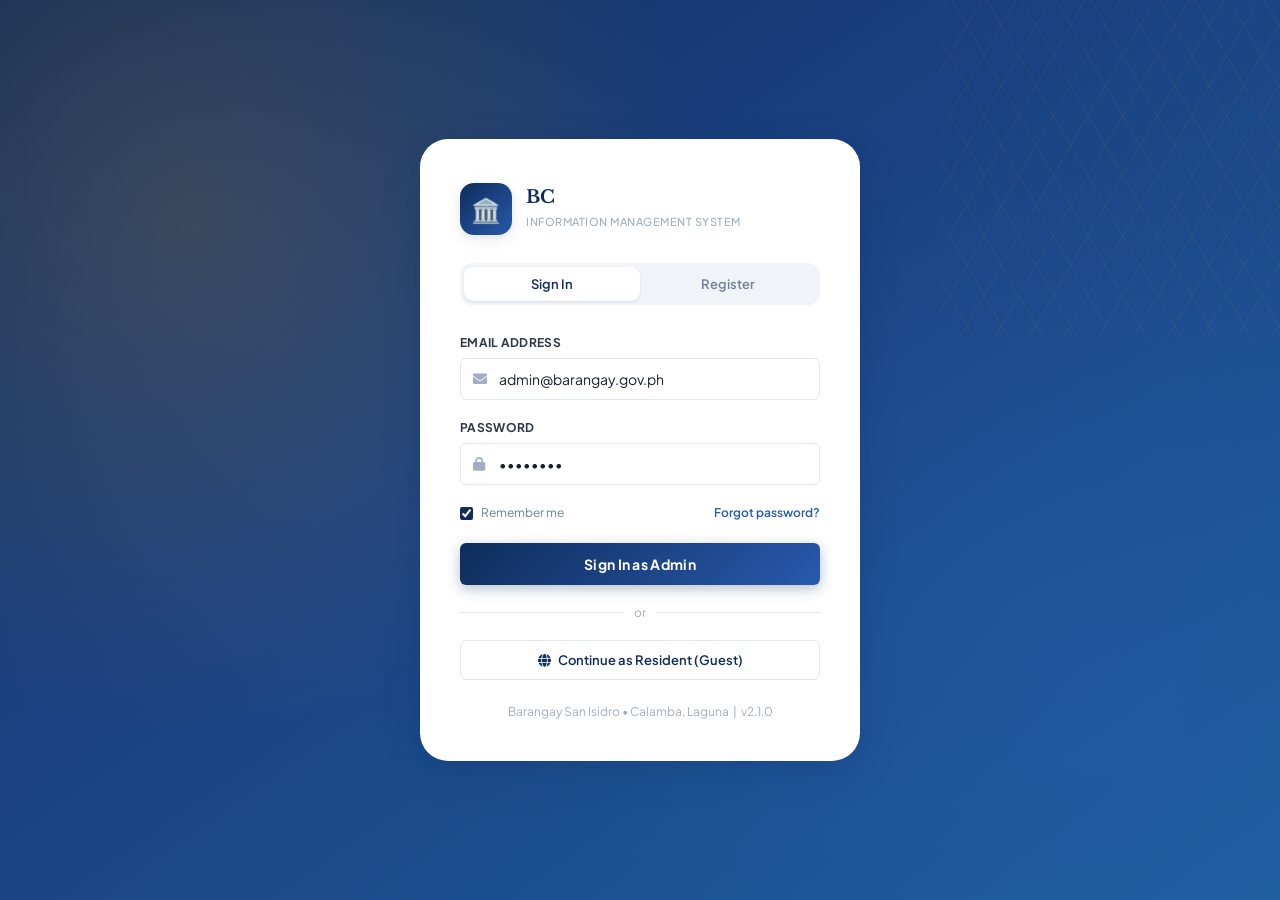
<file: index.html>
<!DOCTYPE html>
<html lang="en">
<head>
  <meta charset="UTF-8" />
  <meta name="viewport" content="width=device-width, initial-scale=1.0"/>
  <title>BC — Information & Announcement System</title>
  <link href="https://fonts.googleapis.com/css2?family=Libre+Baskerville:ital,wght@0,400;0,700;1,400&family=Plus+Jakarta+Sans:wght@300;400;500;600;700;800&display=swap" rel="stylesheet"/>
  <link href="https://cdnjs.cloudflare.com/ajax/libs/font-awesome/6.5.0/css/all.min.css" rel="stylesheet"/>
  <style>
    
    :root {
      --navy:       #0F2D5B;
      --navy-mid:   #1A4080;
      --navy-light: #2859AD;
      --gold:       #E8A020;
      --gold-light: #F5C060;
      --gold-pale:  #FEF5E3;
      --sky:        #EBF3FF;
      --sky-mid:    #C8DFFF;
      --white:      #FFFFFF;
      --off-white:  #F7F9FC;
      --gray-100:   #F0F4F8;
      --gray-200:   #E2E8F0;
      --gray-300:   #CBD5E0;
      --gray-400:   #A0AEC0;
      --gray-500:   #718096;
      --gray-700:   #2D3748;
      --gray-900:   #1A202C;
      --red:        #E53E3E;
      --red-light:  #FFF5F5;
      --green:      #2F855A;
      --green-light:#F0FFF4;
      --teal:       #2C7A7B;
      --teal-light: #E6FFFA;
      --purple:     #553C9A;
      --purple-light:#FAF5FF;
      --orange:     #C05621;
      --orange-light:#FFFAF0;
      --sidebar-w:  260px;
      --topbar-h:   68px;
      --radius-sm:  6px;
      --radius-md:  12px;
      --radius-lg:  18px;
      --radius-xl:  28px;
      --shadow-sm:  0 1px 3px rgba(15,45,91,.07), 0 1px 2px rgba(15,45,91,.05);
      --shadow-md:  0 4px 16px rgba(15,45,91,.09), 0 2px 6px rgba(15,45,91,.06);
      --shadow-lg:  0 12px 40px rgba(15,45,91,.13), 0 4px 14px rgba(15,45,91,.08);
      --shadow-gold:0 4px 20px rgba(232,160,32,.3);
      --transition: all .22s cubic-bezier(.4,0,.2,1);
    }

    
    *, *::before, *::after { box-sizing: border-box; margin: 0; padding: 0; }
    html { scroll-behavior: smooth; }
    body {
      font-family: 'Plus Jakarta Sans', sans-serif;
      background: var(--off-white);
      color: var(--gray-900);
      font-size: 14px;
      line-height: 1.6;
      -webkit-font-smoothing: antialiased;
    }
    a { text-decoration: none; color: inherit; }
    button { cursor: pointer; font-family: inherit; }
    img { max-width: 100%; }
    input, textarea, select {
      font-family: inherit;
      font-size: 14px;
    }

    
    .screen { display: none; }
    .screen.active { display: block; }

    
    .nav-tabs {
      position: fixed;
      bottom: 16px;
      left: 50%;
      transform: translateX(-50%);
      display: flex;
      gap: 6px;
      background: var(--navy);
      border-radius: 50px;
      padding: 8px 12px;
      z-index: 9999;
      box-shadow: var(--shadow-lg);
      flex-wrap: wrap;
      justify-content: center;
      max-width: 95vw;
    }
    .nav-tabs button {
      background: transparent;
      color: rgba(255,255,255,.65);
      border: none;
      padding: 5px 12px;
      border-radius: 50px;
      font-size: 11px;
      font-weight: 600;
      letter-spacing: .3px;
      transition: var(--transition);
      white-space: nowrap;
    }
    .nav-tabs button:hover,
    .nav-tabs button.active {
      background: var(--gold);
      color: var(--navy);
    }

    
    
    
    #screen-login {
      min-height: 100vh;
      display: none;
      background: linear-gradient(145deg, var(--navy) 0%, var(--navy-mid) 40%, #1e5fa0 100%);
      position: relative;
      overflow: hidden;
    }
    #screen-login.active { display: flex; align-items: center; justify-content: center; }

    
    #screen-login::before {
      content: '';
      position: absolute; inset: 0;
      background-image:
        radial-gradient(circle at 15% 25%, rgba(232,160,32,.18) 0%, transparent 40%),
        radial-gradient(circle at 85% 75%, rgba(40,89,173,.4) 0%, transparent 40%);
      pointer-events: none;
    }
    .login-hexagons {
      position: absolute;
      top: -60px; right: -60px;
      width: 400px; height: 400px;
      opacity: .07;
      background-image: repeating-linear-gradient(
        60deg, var(--gold) 0, var(--gold) 1px, transparent 1px, transparent 30px
      ), repeating-linear-gradient(
        -60deg, var(--gold) 0, var(--gold) 1px, transparent 1px, transparent 30px
      );
    }

    .login-card {
      background: var(--white);
      border-radius: var(--radius-xl);
      box-shadow: var(--shadow-lg);
      width: 100%;
      max-width: 440px;
      padding: 44px 40px 40px;
      position: relative;
      z-index: 2;
      animation: cardIn .5s cubic-bezier(.34,1.56,.64,1) both;
    }
    @keyframes cardIn {
      from { opacity: 0; transform: translateY(32px) scale(.97); }
      to   { opacity: 1; transform: translateY(0) scale(1); }
    }
    .login-brand {
      display: flex;
      align-items: center;
      gap: 14px;
      margin-bottom: 28px;
    }
    .login-brand-icon {
      width: 52px; height: 52px;
      background: linear-gradient(135deg, var(--navy), var(--navy-light));
      border-radius: 14px;
      display: flex; align-items: center; justify-content: center;
      font-size: 24px;
      color: var(--gold);
      box-shadow: var(--shadow-md);
    }
    .login-brand-text h1 {
      font-family: 'Libre Baskerville', serif;
      font-size: 18px;
      font-weight: 700;
      color: var(--navy);
      line-height: 1.2;
    }
    .login-brand-text span {
      font-size: 11px;
      color: var(--gray-400);
      font-weight: 500;
      letter-spacing: .5px;
      text-transform: uppercase;
    }

    .tab-switcher {
      display: flex;
      background: var(--gray-100);
      border-radius: var(--radius-md);
      padding: 4px;
      margin-bottom: 28px;
    }
    .tab-switcher button {
      flex: 1;
      padding: 9px;
      border: none;
      background: transparent;
      border-radius: 9px;
      font-weight: 600;
      font-size: 13px;
      color: var(--gray-500);
      transition: var(--transition);
    }
    .tab-switcher button.active {
      background: var(--white);
      color: var(--navy);
      box-shadow: var(--shadow-sm);
    }

    .auth-form { display: none; }
    .auth-form.active { display: block; }

    .form-group { margin-bottom: 18px; }
    .form-label {
      display: block;
      font-size: 12px;
      font-weight: 700;
      color: var(--gray-700);
      margin-bottom: 6px;
      letter-spacing: .3px;
      text-transform: uppercase;
    }
    .input-wrap {
      position: relative;
    }
    .input-wrap .input-icon {
      position: absolute;
      left: 13px; top: 50%;
      transform: translateY(-50%);
      color: var(--gray-400);
      font-size: 14px;
    }
    .form-input {
      width: 100%;
      padding: 11px 14px 11px 38px;
      border: 1.5px solid var(--gray-200);
      border-radius: var(--radius-sm);
      font-size: 14px;
      color: var(--gray-900);
      background: var(--white);
      transition: var(--transition);
      outline: none;
    }
    .form-input:focus {
      border-color: var(--navy-light);
      box-shadow: 0 0 0 3px rgba(40,89,173,.1);
    }
    .form-select {
      width: 100%;
      padding: 11px 14px;
      border: 1.5px solid var(--gray-200);
      border-radius: var(--radius-sm);
      font-size: 14px;
      color: var(--gray-900);
      background: var(--white);
      transition: var(--transition);
      outline: none;
      appearance: none;
      cursor: pointer;
    }
    .form-select:focus {
      border-color: var(--navy-light);
      box-shadow: 0 0 0 3px rgba(40,89,173,.1);
    }

    .btn-primary {
      width: 100%;
      padding: 12px;
      background: linear-gradient(135deg, var(--navy), var(--navy-light));
      color: var(--white);
      border: none;
      border-radius: var(--radius-sm);
      font-size: 14px;
      font-weight: 700;
      letter-spacing: .3px;
      transition: var(--transition);
      box-shadow: 0 4px 14px rgba(15,45,91,.3);
    }
    .btn-primary:hover {
      transform: translateY(-1px);
      box-shadow: 0 6px 20px rgba(15,45,91,.35);
    }
    .btn-primary:active { transform: translateY(0); }

    .divider {
      display: flex; align-items: center;
      gap: 10px;
      margin: 18px 0;
      color: var(--gray-400);
      font-size: 12px;
    }
    .divider::before, .divider::after {
      content: '';
      flex: 1;
      height: 1px;
      background: var(--gray-200);
    }

    .guest-btn {
      width: 100%;
      padding: 11px;
      background: var(--white);
      color: var(--navy);
      border: 1.5px solid var(--gray-200);
      border-radius: var(--radius-sm);
      font-size: 13px;
      font-weight: 600;
      transition: var(--transition);
    }
    .guest-btn:hover {
      border-color: var(--navy-light);
      background: var(--sky);
    }

    .login-footer {
      margin-top: 22px;
      text-align: center;
      font-size: 12px;
      color: var(--gray-400);
    }

    
    
    
    .admin-layout {
      display: flex;
      min-height: 100vh;
    }

    
    .sidebar {
      width: var(--sidebar-w);
      background: var(--navy);
      min-height: 100vh;
      position: fixed;
      left: 0; top: 0;
      display: flex;
      flex-direction: column;
      z-index: 100;
      transition: var(--transition);
    }
    .sidebar-brand {
      padding: 22px 20px 18px;
      border-bottom: 1px solid rgba(255,255,255,.08);
    }
    .sidebar-brand-row {
      display: flex; align-items: center; gap: 12px;
    }
    .sidebar-logo {
      width: 40px; height: 40px;
      background: linear-gradient(135deg, var(--gold), var(--gold-light));
      border-radius: 10px;
      display: flex; align-items: center; justify-content: center;
      font-size: 20px;
      color: var(--navy);
      flex-shrink: 0;
    }
    .sidebar-brand-text h2 {
      font-family: 'Libre Baskerville', serif;
      font-size: 14px;
      font-weight: 700;
      color: var(--white);
      line-height: 1.2;
    }
    .sidebar-brand-text small {
      font-size: 10px;
      color: rgba(255,255,255,.45);
      font-weight: 500;
      letter-spacing: .5px;
      text-transform: uppercase;
    }

    .sidebar-section-label {
      padding: 16px 20px 6px;
      font-size: 10px;
      font-weight: 700;
      letter-spacing: 1px;
      text-transform: uppercase;
      color: rgba(255,255,255,.35);
    }
    .sidebar-nav {
      flex: 1;
      padding: 8px 12px;
      overflow-y: auto;
    }
    .sidebar-nav::-webkit-scrollbar { width: 4px; }
    .sidebar-nav::-webkit-scrollbar-track { background: transparent; }
    .sidebar-nav::-webkit-scrollbar-thumb { background: rgba(255,255,255,.15); border-radius: 4px; }

    .nav-item {
      display: flex;
      align-items: center;
      gap: 11px;
      padding: 10px 12px;
      border-radius: var(--radius-sm);
      color: rgba(255,255,255,.65);
      font-size: 13.5px;
      font-weight: 500;
      cursor: pointer;
      transition: var(--transition);
      margin-bottom: 2px;
    }
    .nav-item i { width: 18px; text-align: center; font-size: 14px; }
    .nav-item:hover {
      background: rgba(255,255,255,.08);
      color: var(--white);
    }
    .nav-item.active {
      background: linear-gradient(135deg, rgba(232,160,32,.25), rgba(232,160,32,.1));
      color: var(--gold-light);
      border-left: 3px solid var(--gold);
      padding-left: 9px;
    }
    .nav-item .badge {
      margin-left: auto;
      background: var(--gold);
      color: var(--navy);
      font-size: 10px;
      font-weight: 800;
      padding: 2px 6px;
      border-radius: 50px;
    }

    .sidebar-footer {
      padding: 16px 12px;
      border-top: 1px solid rgba(255,255,255,.08);
    }
    .user-pill {
      display: flex;
      align-items: center;
      gap: 10px;
      padding: 10px 12px;
      border-radius: var(--radius-sm);
      cursor: pointer;
      transition: var(--transition);
    }
    .user-pill:hover { background: rgba(255,255,255,.08); }
    .user-avatar {
      width: 34px; height: 34px;
      border-radius: 50%;
      background: linear-gradient(135deg, var(--gold), #ffd87a);
      display: flex; align-items: center; justify-content: center;
      font-size: 14px;
      font-weight: 800;
      color: var(--navy);
      flex-shrink: 0;
    }
    .user-info h4 { font-size: 13px; font-weight: 600; color: var(--white); }
    .user-info span { font-size: 11px; color: rgba(255,255,255,.4); }

    
    .admin-topbar {
      height: var(--topbar-h);
      background: var(--white);
      border-bottom: 1px solid var(--gray-200);
      display: flex;
      align-items: center;
      gap: 16px;
      padding: 0 28px;
      position: sticky;
      top: 0; z-index: 90;
      box-shadow: var(--shadow-sm);
    }
    .topbar-title {
      font-family: 'Libre Baskerville', serif;
      font-size: 18px;
      font-weight: 700;
      color: var(--navy);
    }
    .topbar-subtitle {
      font-size: 12px;
      color: var(--gray-400);
      margin-left: 8px;
    }
    .topbar-right {
      margin-left: auto;
      display: flex;
      align-items: center;
      gap: 12px;
    }
    .topbar-btn {
      width: 38px; height: 38px;
      background: var(--gray-100);
      border: none;
      border-radius: 10px;
      display: flex; align-items: center; justify-content: center;
      color: var(--gray-500);
      transition: var(--transition);
      position: relative;
    }
    .topbar-btn:hover { background: var(--sky); color: var(--navy-light); }
    .topbar-btn .notif-dot {
      position: absolute;
      top: 8px; right: 8px;
      width: 8px; height: 8px;
      background: var(--gold);
      border-radius: 50%;
      border: 2px solid var(--white);
    }
    .topbar-search {
      flex: 1; max-width: 320px;
      position: relative;
    }
    .topbar-search input {
      width: 100%;
      padding: 9px 14px 9px 38px;
      border: 1.5px solid var(--gray-200);
      border-radius: 10px;
      background: var(--gray-100);
      font-size: 13px;
      outline: none;
      transition: var(--transition);
    }
    .topbar-search input:focus {
      background: var(--white);
      border-color: var(--navy-light);
    }
    .topbar-search i {
      position: absolute;
      left: 12px; top: 50%;
      transform: translateY(-50%);
      color: var(--gray-400);
    }

    
    .admin-main {
      margin-left: var(--sidebar-w);
      flex: 1;
      display: flex;
      flex-direction: column;
      min-height: 100vh;
    }
    .admin-content {
      padding: 28px 32px;
      flex: 1;
    }

    
    .stats-grid {
      display: grid;
      grid-template-columns: repeat(4, 1fr);
      gap: 18px;
      margin-bottom: 28px;
    }
    .stat-card {
      background: var(--white);
      border-radius: var(--radius-md);
      padding: 22px;
      box-shadow: var(--shadow-sm);
      border: 1px solid var(--gray-200);
      position: relative;
      overflow: hidden;
      transition: var(--transition);
    }
    .stat-card:hover {
      transform: translateY(-2px);
      box-shadow: var(--shadow-md);
    }
    .stat-card::before {
      content: '';
      position: absolute;
      top: 0; left: 0; right: 0;
      height: 3px;
    }
    .stat-card.blue::before  { background: linear-gradient(90deg, var(--navy), var(--navy-light)); }
    .stat-card.gold::before  { background: linear-gradient(90deg, var(--gold), var(--gold-light)); }
    .stat-card.green::before { background: linear-gradient(90deg, var(--green), #48BB78); }
    .stat-card.teal::before  { background: linear-gradient(90deg, var(--teal), #38B2AC); }

    .stat-icon {
      width: 44px; height: 44px;
      border-radius: 12px;
      display: flex; align-items: center; justify-content: center;
      font-size: 18px;
      margin-bottom: 14px;
    }
    .stat-icon.blue  { background: var(--sky); color: var(--navy-light); }
    .stat-icon.gold  { background: var(--gold-pale); color: var(--gold); }
    .stat-icon.green { background: var(--green-light); color: var(--green); }
    .stat-icon.teal  { background: var(--teal-light); color: var(--teal); }

    .stat-value {
      font-size: 30px;
      font-weight: 800;
      color: var(--navy);
      line-height: 1;
      margin-bottom: 4px;
    }
    .stat-label {
      font-size: 12px;
      color: var(--gray-400);
      font-weight: 500;
    }
    .stat-change {
      position: absolute;
      top: 22px; right: 20px;
      font-size: 11px;
      font-weight: 700;
      padding: 3px 8px;
      border-radius: 50px;
    }
    .stat-change.up { background: var(--green-light); color: var(--green); }
    .stat-change.down { background: var(--red-light); color: var(--red); }

    
    .section-header {
      display: flex;
      align-items: center;
      justify-content: space-between;
      margin-bottom: 16px;
    }
    .section-title {
      font-family: 'Libre Baskerville', serif;
      font-size: 17px;
      font-weight: 700;
      color: var(--navy);
    }
    .section-subtitle {
      font-size: 12px;
      color: var(--gray-400);
      margin-top: 2px;
    }

    
    .btn {
      display: inline-flex;
      align-items: center;
      gap: 7px;
      padding: 9px 18px;
      border-radius: var(--radius-sm);
      font-size: 13px;
      font-weight: 600;
      border: none;
      transition: var(--transition);
      cursor: pointer;
    }
    .btn-navy {
      background: var(--navy);
      color: var(--white);
      box-shadow: 0 3px 10px rgba(15,45,91,.25);
    }
    .btn-navy:hover {
      background: var(--navy-light);
      transform: translateY(-1px);
    }
    .btn-gold {
      background: var(--gold);
      color: var(--navy);
      font-weight: 700;
      box-shadow: var(--shadow-gold);
    }
    .btn-gold:hover { background: var(--gold-light); }
    .btn-outline {
      background: transparent;
      color: var(--navy);
      border: 1.5px solid var(--gray-200);
    }
    .btn-outline:hover { border-color: var(--navy); background: var(--sky); }
    .btn-sm { padding: 6px 12px; font-size: 12px; }
    .btn-danger { background: var(--red-light); color: var(--red); border: 1.5px solid #FEB2B2; }
    .btn-danger:hover { background: var(--red); color: var(--white); }
    .btn-success { background: var(--green-light); color: var(--green); border: 1.5px solid #9AE6B4; }

    
    .card {
      background: var(--white);
      border-radius: var(--radius-md);
      border: 1px solid var(--gray-200);
      box-shadow: var(--shadow-sm);
    }
    .card-pad { padding: 22px; }
    .card-header {
      padding: 18px 22px;
      border-bottom: 1px solid var(--gray-200);
      display: flex;
      align-items: center;
      justify-content: space-between;
    }
    .card-body { padding: 22px; }

    
    .two-col { display: grid; grid-template-columns: 1fr 1fr; gap: 20px; }
    .three-col { display: grid; grid-template-columns: 1fr 1fr 1fr; gap: 18px; }

    
    .announce-table {
      width: 100%;
      border-collapse: collapse;
    }
    .announce-table th {
      text-align: left;
      padding: 10px 14px;
      font-size: 11px;
      font-weight: 700;
      text-transform: uppercase;
      letter-spacing: .6px;
      color: var(--gray-400);
      background: var(--gray-100);
      border-bottom: 1px solid var(--gray-200);
    }
    .announce-table th:first-child { border-radius: var(--radius-sm) 0 0 var(--radius-sm); }
    .announce-table th:last-child  { border-radius: 0 var(--radius-sm) var(--radius-sm) 0; }
    .announce-table td {
      padding: 14px;
      border-bottom: 1px solid var(--gray-100);
      vertical-align: middle;
    }
    .announce-table tr:last-child td { border-bottom: none; }
    .announce-table tr:hover td { background: var(--off-white); }
    .announce-table .title-cell { font-weight: 600; color: var(--gray-900); font-size: 13.5px; }
    .announce-table .date-cell { color: var(--gray-400); font-size: 12px; }

    
    .badge {
      display: inline-flex;
      align-items: center;
      gap: 4px;
      padding: 3px 10px;
      border-radius: 50px;
      font-size: 11px;
      font-weight: 700;
      letter-spacing: .3px;
    }
    .badge-aid      { background: #FFF5F5; color: #C53030; border: 1px solid #FEB2B2; }
    .badge-events   { background: var(--sky); color: var(--navy); border: 1px solid var(--sky-mid); }
    .badge-medical  { background: var(--teal-light); color: var(--teal); border: 1px solid #81E6D9; }
    .badge-vaccine  { background: var(--green-light); color: var(--green); border: 1px solid #9AE6B4; }
    .badge-program  { background: var(--purple-light); color: var(--purple); border: 1px solid #D6BCFA; }
    .badge-service  { background: var(--gold-pale); color: var(--orange); border: 1px solid #FBBF72; }

    
    .status-pill {
      display: inline-flex; align-items: center; gap: 5px;
      padding: 4px 10px;
      border-radius: 50px;
      font-size: 11px;
      font-weight: 700;
    }
    .status-pill::before {
      content: '';
      width: 6px; height: 6px;
      border-radius: 50%;
    }
    .status-pill.published { background: var(--green-light); color: var(--green); }
    .status-pill.published::before { background: var(--green); }
    .status-pill.draft { background: var(--gray-100); color: var(--gray-500); }
    .status-pill.draft::before { background: var(--gray-400); }
    .status-pill.archived { background: var(--red-light); color: var(--red); }
    .status-pill.archived::before { background: var(--red); }

    
    .action-btns { display: flex; gap: 6px; }
    .icon-btn {
      width: 30px; height: 30px;
      border-radius: 7px;
      border: none;
      display: flex; align-items: center; justify-content: center;
      font-size: 12px;
      cursor: pointer;
      transition: var(--transition);
    }
    .icon-btn.edit { background: var(--sky); color: var(--navy-light); }
    .icon-btn.edit:hover { background: var(--navy); color: var(--white); }
    .icon-btn.delete { background: var(--red-light); color: var(--red); }
    .icon-btn.delete:hover { background: var(--red); color: var(--white); }
    .icon-btn.view { background: var(--green-light); color: var(--green); }
    .icon-btn.view:hover { background: var(--green); color: var(--white); }

    
    .filter-bar {
      display: flex;
      align-items: center;
      gap: 10px;
      margin-bottom: 20px;
      flex-wrap: wrap;
    }
    .filter-bar input,
    .filter-bar select {
      padding: 9px 14px;
      border: 1.5px solid var(--gray-200);
      border-radius: var(--radius-sm);
      background: var(--white);
      font-size: 13px;
      color: var(--gray-700);
      outline: none;
      transition: var(--transition);
    }
    .filter-bar input { width: 260px; }
    .filter-bar input:focus,
    .filter-bar select:focus { border-color: var(--navy-light); }
    .filter-pill {
      padding: 7px 14px;
      border-radius: 50px;
      border: 1.5px solid var(--gray-200);
      background: var(--white);
      font-size: 12px;
      font-weight: 600;
      color: var(--gray-500);
      cursor: pointer;
      transition: var(--transition);
    }
    .filter-pill:hover, .filter-pill.active {
      border-color: var(--navy);
      background: var(--navy);
      color: var(--white);
    }

    
    .modal-backdrop {
      position: fixed; inset: 0;
      background: rgba(15,45,91,.5);
      backdrop-filter: blur(4px);
      z-index: 200;
      display: none;
      align-items: center;
      justify-content: center;
    }
    .modal-backdrop.open { display: flex; }
    .modal {
      background: var(--white);
      border-radius: var(--radius-lg);
      box-shadow: var(--shadow-lg);
      width: 100%;
      max-width: 560px;
      max-height: 90vh;
      overflow-y: auto;
      animation: cardIn .3s cubic-bezier(.34,1.56,.64,1) both;
    }
    .modal-header {
      padding: 22px 26px;
      border-bottom: 1px solid var(--gray-200);
      display: flex;
      align-items: center;
      justify-content: space-between;
    }
    .modal-header h3 {
      font-family: 'Libre Baskerville', serif;
      font-size: 17px;
      font-weight: 700;
      color: var(--navy);
    }
    .modal-close {
      width: 32px; height: 32px;
      border: none; background: var(--gray-100);
      border-radius: 8px;
      display: flex; align-items: center; justify-content: center;
      color: var(--gray-500);
      cursor: pointer;
      transition: var(--transition);
    }
    .modal-close:hover { background: var(--red-light); color: var(--red); }
    .modal-body { padding: 26px; }
    .modal-footer {
      padding: 18px 26px;
      border-top: 1px solid var(--gray-200);
      display: flex;
      justify-content: flex-end;
      gap: 10px;
    }

    
    .schedule-grid {
      display: grid;
      grid-template-columns: repeat(7, 1fr);
      gap: 1px;
      background: var(--gray-200);
      border-radius: var(--radius-md);
      overflow: hidden;
      margin-bottom: 20px;
    }
    .sched-day-header {
      background: var(--navy);
      padding: 10px 6px;
      text-align: center;
      font-size: 11px;
      font-weight: 700;
      color: rgba(255,255,255,.65);
      text-transform: uppercase;
      letter-spacing: .5px;
    }
    .sched-cell {
      background: var(--white);
      min-height: 80px;
      padding: 8px;
      position: relative;
    }
    .sched-cell .day-num {
      font-size: 12px;
      font-weight: 700;
      color: var(--gray-400);
      margin-bottom: 6px;
    }
    .sched-cell.today .day-num {
      background: var(--navy);
      color: var(--white);
      width: 24px; height: 24px;
      border-radius: 50%;
      display: flex; align-items: center; justify-content: center;
      font-size: 11px;
      margin-bottom: 6px;
    }
    .sched-event {
      font-size: 10px;
      font-weight: 600;
      padding: 2px 6px;
      border-radius: 4px;
      margin-bottom: 3px;
      overflow: hidden;
      text-overflow: ellipsis;
      white-space: nowrap;
    }
    .sched-event.gold { background: var(--gold-pale); color: var(--orange); }
    .sched-event.blue { background: var(--sky); color: var(--navy); }
    .sched-event.green { background: var(--green-light); color: var(--green); }
    .sched-event.teal { background: var(--teal-light); color: var(--teal); }
    .sched-event.purple { background: var(--purple-light); color: var(--purple); }

    
    .cat-grid {
      display: grid;
      grid-template-columns: repeat(3, 1fr);
      gap: 18px;
    }
    .cat-card {
      border-radius: var(--radius-md);
      padding: 24px;
      cursor: pointer;
      transition: var(--transition);
      border: 2px solid transparent;
      position: relative;
      overflow: hidden;
    }
    .cat-card:hover {
      transform: translateY(-3px);
      box-shadow: var(--shadow-md);
    }
    .cat-card::after {
      content: '';
      position: absolute;
      bottom: 0; right: 0;
      width: 80px; height: 80px;
      border-radius: 50%;
      opacity: .08;
    }
    .cat-card.red    { background: #FFF5F5; border-color: #FEB2B2; }
    .cat-card.red::after { background: var(--red); }
    .cat-card.blue   { background: var(--sky); border-color: var(--sky-mid); }
    .cat-card.blue::after { background: var(--navy); }
    .cat-card.teal   { background: var(--teal-light); border-color: #81E6D9; }
    .cat-card.teal::after { background: var(--teal); }
    .cat-card.green  { background: var(--green-light); border-color: #9AE6B4; }
    .cat-card.green::after { background: var(--green); }
    .cat-card.purple { background: var(--purple-light); border-color: #D6BCFA; }
    .cat-card.purple::after { background: var(--purple); }
    .cat-card.gold   { background: var(--gold-pale); border-color: #FBBF72; }
    .cat-card.gold::after { background: var(--gold); }
    .cat-icon {
      width: 48px; height: 48px;
      border-radius: 12px;
      display: flex; align-items: center; justify-content: center;
      font-size: 22px;
      margin-bottom: 14px;
    }
    .cat-card h3 { font-size: 15px; font-weight: 700; color: var(--navy); margin-bottom: 4px; }
    .cat-card p  { font-size: 12px; color: var(--gray-500); margin-bottom: 10px; }
    .cat-count {
      font-size: 24px;
      font-weight: 800;
      color: var(--navy);
    }
    .cat-count span { font-size: 12px; font-weight: 500; color: var(--gray-400); }

    
    
    
    .public-layout { background: var(--off-white); min-height: 100vh; }

    .public-navbar {
      background: var(--white);
      border-bottom: 1px solid var(--gray-200);
      position: sticky; top: 0; z-index: 100;
      box-shadow: var(--shadow-sm);
    }
    .navbar-inner {
      max-width: 1200px;
      margin: 0 auto;
      padding: 0 24px;
      height: 64px;
      display: flex;
      align-items: center;
      gap: 20px;
    }
    .pub-brand {
      display: flex; align-items: center; gap: 10px;
      text-decoration: none;
    }
    .pub-brand-icon {
      width: 38px; height: 38px;
      background: linear-gradient(135deg, var(--navy), var(--navy-light));
      border-radius: 10px;
      display: flex; align-items: center; justify-content: center;
      color: var(--gold);
      font-size: 16px;
    }
    .pub-brand-text h1 {
      font-family: 'Libre Baskerville', serif;
      font-size: 16px; font-weight: 700; color: var(--navy);
    }
    .pub-brand-text span { font-size: 10px; color: var(--gray-400); display: block; }

    .pub-nav-links {
      display: flex; gap: 2px; margin-left: auto;
    }
    .pub-nav-link {
      padding: 8px 14px;
      border-radius: var(--radius-sm);
      font-size: 13.5px;
      font-weight: 500;
      color: var(--gray-500);
      cursor: pointer;
      transition: var(--transition);
      border: none; background: transparent;
    }
    .pub-nav-link:hover, .pub-nav-link.active {
      color: var(--navy);
      background: var(--sky);
    }
    .pub-login-btn {
      margin-left: 8px;
      padding: 8px 18px;
      background: var(--navy);
      color: var(--white);
      border: none;
      border-radius: var(--radius-sm);
      font-size: 13px;
      font-weight: 600;
      cursor: pointer;
      transition: var(--transition);
    }
    .pub-login-btn:hover { background: var(--navy-light); }

    
    .public-hero {
      background: linear-gradient(145deg, var(--navy) 0%, var(--navy-mid) 55%, var(--navy-light) 100%);
      padding: 60px 24px;
      position: relative;
      overflow: hidden;
    }
    .public-hero::before {
      content: '';
      position: absolute; inset: 0;
      background: radial-gradient(ellipse at 80% 0%, rgba(232,160,32,.2) 0%, transparent 60%);
    }
    .hero-inner {
      max-width: 1200px; margin: 0 auto;
      position: relative; z-index: 1;
    }
    .hero-eyebrow {
      display: inline-flex;
      align-items: center;
      gap: 7px;
      background: rgba(255,255,255,.1);
      border: 1px solid rgba(255,255,255,.2);
      border-radius: 50px;
      padding: 5px 14px;
      color: var(--gold-light);
      font-size: 12px;
      font-weight: 600;
      margin-bottom: 18px;
    }
    .hero-inner h1 {
      font-family: 'Libre Baskerville', serif;
      font-size: 40px;
      font-weight: 700;
      color: var(--white);
      line-height: 1.2;
      margin-bottom: 14px;
      max-width: 600px;
    }
    .hero-inner h1 em {
      font-style: italic;
      color: var(--gold-light);
    }
    .hero-inner p {
      color: rgba(255,255,255,.7);
      font-size: 16px;
      max-width: 500px;
      margin-bottom: 28px;
    }
    .hero-search {
      display: flex;
      background: var(--white);
      border-radius: var(--radius-md);
      padding: 6px;
      max-width: 520px;
      box-shadow: var(--shadow-lg);
    }
    .hero-search input {
      flex: 1;
      border: none;
      outline: none;
      padding: 10px 14px;
      font-size: 14px;
      color: var(--gray-700);
      background: transparent;
    }
    .hero-search button {
      padding: 10px 22px;
      background: var(--navy);
      color: var(--white);
      border: none;
      border-radius: 9px;
      font-size: 13px;
      font-weight: 700;
      cursor: pointer;
      transition: var(--transition);
    }
    .hero-search button:hover { background: var(--navy-light); }

    .hero-stats {
      display: flex;
      gap: 32px;
      margin-top: 36px;
    }
    .hero-stat { color: rgba(255,255,255,.8); }
    .hero-stat strong {
      display: block;
      font-size: 26px;
      font-weight: 800;
      color: var(--white);
      line-height: 1;
      margin-bottom: 3px;
    }
    .hero-stat span { font-size: 12px; color: rgba(255,255,255,.55); }

    
    .pub-content {
      max-width: 1200px;
      margin: 0 auto;
      padding: 40px 24px;
      display: grid;
      grid-template-columns: 1fr 320px;
      gap: 28px;
    }

    
    .cat-pills {
      display: flex; gap: 8px; flex-wrap: wrap; margin-bottom: 24px;
    }
    .cat-pill {
      padding: 7px 16px;
      border-radius: 50px;
      border: 1.5px solid var(--gray-200);
      background: var(--white);
      font-size: 12.5px;
      font-weight: 600;
      color: var(--gray-500);
      cursor: pointer;
      transition: var(--transition);
    }
    .cat-pill:hover { border-color: var(--navy); color: var(--navy); }
    .cat-pill.active { background: var(--navy); border-color: var(--navy); color: var(--white); }

    
    .pub-announce-card {
      background: var(--white);
      border-radius: var(--radius-md);
      border: 1px solid var(--gray-200);
      box-shadow: var(--shadow-sm);
      padding: 22px;
      margin-bottom: 16px;
      cursor: pointer;
      transition: var(--transition);
      display: flex;
      gap: 18px;
    }
    .pub-announce-card:hover {
      transform: translateY(-2px);
      box-shadow: var(--shadow-md);
      border-color: var(--sky-mid);
    }
    .announce-color-bar {
      width: 4px;
      border-radius: 4px;
      flex-shrink: 0;
      min-height: 60px;
    }
    .announce-card-body { flex: 1; }
    .announce-card-meta {
      display: flex; align-items: center; gap: 10px; margin-bottom: 8px;
    }
    .announce-card-date {
      font-size: 11px;
      color: var(--gray-400);
      font-weight: 500;
    }
    .announce-card-title {
      font-family: 'Libre Baskerville', serif;
      font-size: 16px;
      font-weight: 700;
      color: var(--navy);
      margin-bottom: 7px;
      line-height: 1.3;
    }
    .announce-card-excerpt {
      font-size: 13px;
      color: var(--gray-500);
      line-height: 1.6;
      margin-bottom: 12px;
      display: -webkit-box;
      -webkit-line-clamp: 2;
      -webkit-box-orient: vertical;
      overflow: hidden;
    }
    .announce-card-footer {
      display: flex; align-items: center; gap: 14px;
    }
    .announce-card-author {
      display: flex; align-items: center; gap: 6px;
      font-size: 12px; color: var(--gray-400); font-weight: 500;
    }
    .announce-card-author .av {
      width: 22px; height: 22px; border-radius: 50%;
      background: var(--sky-mid); color: var(--navy);
      display: flex; align-items: center; justify-content: center;
      font-size: 9px; font-weight: 800;
    }
    .read-more {
      margin-left: auto;
      font-size: 12px; font-weight: 700;
      color: var(--navy-light);
    }
    .read-more:hover { text-decoration: underline; }

    
    .sidebar-widget {
      background: var(--white);
      border-radius: var(--radius-md);
      border: 1px solid var(--gray-200);
      box-shadow: var(--shadow-sm);
      margin-bottom: 20px;
      overflow: hidden;
    }
    .widget-header {
      padding: 16px 18px;
      border-bottom: 1px solid var(--gray-100);
      display: flex; align-items: center; gap: 10px;
    }
    .widget-header h3 {
      font-size: 14px; font-weight: 700; color: var(--navy);
    }
    .widget-header .wi {
      width: 30px; height: 30px;
      border-radius: 8px;
      display: flex; align-items: center; justify-content: center;
      font-size: 13px;
    }
    .widget-body { padding: 16px 18px; }

    .event-item {
      display: flex; gap: 12px;
      padding: 10px 0;
      border-bottom: 1px solid var(--gray-100);
    }
    .event-item:last-child { border-bottom: none; padding-bottom: 0; }
    .event-date-box {
      width: 40px;
      flex-shrink: 0;
      text-align: center;
      background: var(--sky);
      border-radius: 8px;
      padding: 6px 4px;
    }
    .event-date-box .dd {
      font-size: 18px;
      font-weight: 800;
      color: var(--navy);
      line-height: 1;
    }
    .event-date-box .mm {
      font-size: 9px;
      font-weight: 700;
      color: var(--navy-light);
      text-transform: uppercase;
      letter-spacing: .5px;
    }
    .event-info h4 { font-size: 13px; font-weight: 600; color: var(--navy); margin-bottom: 3px; }
    .event-info span { font-size: 11px; color: var(--gray-400); }

    .hotline-item {
      display: flex; align-items: center; gap: 12px;
      padding: 9px 0;
      border-bottom: 1px solid var(--gray-100);
    }
    .hotline-item:last-child { border-bottom: none; }
    .hotline-icon {
      width: 34px; height: 34px;
      border-radius: 9px;
      display: flex; align-items: center; justify-content: center;
      font-size: 14px;
      flex-shrink: 0;
    }
    .hotline-info h4 { font-size: 12.5px; font-weight: 600; color: var(--navy); margin-bottom: 1px; }
    .hotline-info span { font-size: 11px; color: var(--gray-400); }

    
    
    
    .detail-hero {
      background: linear-gradient(135deg, var(--navy) 0%, var(--navy-light) 100%);
      padding: 40px 0 80px;
      position: relative;
    }
    .detail-hero::before {
      content: '';
      position: absolute; inset: 0;
      background: radial-gradient(ellipse at 80% 0%, rgba(232,160,32,.15) 0%, transparent 50%);
    }
    .detail-hero-inner {
      max-width: 860px;
      margin: 0 auto;
      padding: 0 24px;
      position: relative; z-index: 1;
    }
    .detail-hero-inner .back-btn {
      display: inline-flex; align-items: center; gap: 6px;
      color: rgba(255,255,255,.7);
      font-size: 13px;
      font-weight: 500;
      margin-bottom: 20px;
      cursor: pointer;
      transition: var(--transition);
      background: none; border: none;
    }
    .detail-hero-inner .back-btn:hover { color: var(--white); }
    .detail-hero-inner h1 {
      font-family: 'Libre Baskerville', serif;
      font-size: 30px;
      font-weight: 700;
      color: var(--white);
      line-height: 1.3;
      margin: 14px 0 16px;
    }
    .detail-meta {
      display: flex; align-items: center; gap: 18px; flex-wrap: wrap;
    }
    .detail-meta-item {
      display: flex; align-items: center; gap: 6px;
      font-size: 12.5px; color: rgba(255,255,255,.65); font-weight: 500;
    }

    .detail-body-wrap {
      max-width: 860px;
      margin: -48px auto 40px;
      padding: 0 24px;
      position: relative; z-index: 2;
    }
    .detail-content-card {
      background: var(--white);
      border-radius: var(--radius-lg);
      box-shadow: var(--shadow-lg);
      overflow: hidden;
    }
    .detail-image {
      width: 100%;
      height: 300px;
      background: linear-gradient(135deg, var(--sky) 0%, var(--sky-mid) 100%);
      display: flex; align-items: center; justify-content: center;
      font-size: 80px;
      color: var(--navy-light);
      opacity: .3;
    }
    .detail-text {
      padding: 36px;
    }
    .detail-text p {
      color: var(--gray-700);
      font-size: 15px;
      line-height: 1.8;
      margin-bottom: 18px;
    }
    .detail-text h3 {
      font-family: 'Libre Baskerville', serif;
      font-size: 18px;
      font-weight: 700;
      color: var(--navy);
      margin: 24px 0 10px;
    }
    .detail-info-box {
      background: var(--sky);
      border-left: 4px solid var(--navy);
      border-radius: 0 var(--radius-sm) var(--radius-sm) 0;
      padding: 16px 20px;
      margin: 20px 0;
    }
    .detail-info-box h4 { font-weight: 700; color: var(--navy); margin-bottom: 6px; font-size: 14px; }
    .detail-info-box p { font-size: 13px; color: var(--gray-700); margin: 0; }

    .detail-requirements {
      list-style: none;
    }
    .detail-requirements li {
      padding: 8px 0;
      border-bottom: 1px solid var(--gray-100);
      font-size: 14px;
      color: var(--gray-700);
      display: flex; align-items: center; gap: 10px;
    }
    .detail-requirements li::before {
      content: '';
      width: 8px; height: 8px;
      border-radius: 50%;
      background: var(--navy);
      flex-shrink: 0;
    }

    
    
    
    .events-grid {
      display: grid;
      grid-template-columns: repeat(3, 1fr);
      gap: 20px;
    }
    .event-card {
      background: var(--white);
      border-radius: var(--radius-md);
      border: 1px solid var(--gray-200);
      box-shadow: var(--shadow-sm);
      overflow: hidden;
      transition: var(--transition);
      cursor: pointer;
    }
    .event-card:hover {
      transform: translateY(-3px);
      box-shadow: var(--shadow-md);
    }
    .event-card-img {
      height: 140px;
      display: flex; align-items: center; justify-content: center;
      font-size: 48px;
      position: relative;
    }
    .event-card-date-badge {
      position: absolute;
      top: 12px; right: 12px;
      background: var(--white);
      border-radius: 10px;
      padding: 6px 10px;
      text-align: center;
      box-shadow: var(--shadow-sm);
    }
    .event-card-date-badge .dd { font-size: 18px; font-weight: 800; color: var(--navy); line-height: 1; }
    .event-card-date-badge .mm { font-size: 10px; font-weight: 600; color: var(--gray-400); text-transform: uppercase; }
    .event-card-body { padding: 18px; }
    .event-card-body h3 {
      font-size: 15px; font-weight: 700; color: var(--navy);
      margin-bottom: 7px; line-height: 1.3;
    }
    .event-card-body p { font-size: 12.5px; color: var(--gray-500); margin-bottom: 14px; }
    .event-card-footer {
      display: flex; align-items: center; gap: 8px; flex-wrap: wrap;
    }
    .event-detail-item {
      display: flex; align-items: center; gap: 5px;
      font-size: 11px; color: var(--gray-400); font-weight: 500;
    }
    
    .search-hero {
      background: var(--white);
      border-bottom: 1px solid var(--gray-200);
      padding: 32px 24px;
    }
    .search-hero-inner { max-width: 1200px; margin: 0 auto; }
    .search-hero h2 {
      font-family: 'Libre Baskerville', serif;
      font-size: 22px; font-weight: 700; color: var(--navy);
      margin-bottom: 16px;
    }
    .search-bar-big {
      display: flex;
      background: var(--gray-100);
      border-radius: var(--radius-md);
      border: 1.5px solid var(--gray-200);
      overflow: hidden;
      max-width: 680px;
    }
    .search-bar-big input {
      flex: 1; padding: 13px 18px;
      border: none; background: transparent;
      font-size: 15px; color: var(--gray-700);
      outline: none;
    }
    .search-bar-big button {
      padding: 13px 24px;
      background: var(--navy); color: var(--white);
      border: none; font-size: 14px; font-weight: 600;
      cursor: pointer;
    }
    .search-content { max-width: 1200px; margin: 0 auto; padding: 28px 24px; }
    .search-sidebar { width: 260px; flex-shrink: 0; }
    .search-results-wrap { flex: 1; }
    .search-layout { display: flex; gap: 28px; }
    .search-results-count {
      font-size: 13px; color: var(--gray-400); margin-bottom: 18px; font-weight: 500;
    }
    .search-results-count strong { color: var(--navy); font-weight: 700; }
    .search-filter-group { margin-bottom: 22px; }
    .search-filter-group h4 {
      font-size: 12px; font-weight: 700; text-transform: uppercase;
      letter-spacing: .5px; color: var(--gray-400); margin-bottom: 10px;
    }
    .check-item {
      display: flex; align-items: center; gap: 8px;
      padding: 5px 0; cursor: pointer;
    }
    .check-item input { cursor: pointer; accent-color: var(--navy); }
    .check-item label { font-size: 13px; color: var(--gray-700); cursor: pointer; }
    .check-item .count-badge {
      margin-left: auto;
      font-size: 10px; font-weight: 700;
      background: var(--gray-100); color: var(--gray-500);
      padding: 1px 6px; border-radius: 50px;
    }

    
    .chart-bars {
      display: flex; align-items: flex-end; gap: 10px;
      height: 120px;
    }
    .chart-bar-wrap {
      display: flex; flex-direction: column; align-items: center; flex: 1; gap: 6px;
    }
    .chart-bar {
      width: 100%;
      border-radius: 6px 6px 0 0;
      transition: var(--transition);
      cursor: pointer;
    }
    .chart-bar:hover { filter: brightness(1.1); }
    .chart-bar-label { font-size: 10px; color: var(--gray-400); font-weight: 600; }

    
    .activity-item {
      display: flex; gap: 12px;
      padding: 12px 0;
      border-bottom: 1px solid var(--gray-100);
    }
    .activity-item:last-child { border-bottom: none; }
    .activity-dot {
      width: 32px; height: 32px;
      border-radius: 50%;
      display: flex; align-items: center; justify-content: center;
      font-size: 13px;
      flex-shrink: 0;
      margin-top: 2px;
    }
    .activity-content h4 { font-size: 13px; font-weight: 600; color: var(--navy); margin-bottom: 2px; }
    .activity-content p  { font-size: 12px; color: var(--gray-400); }

    
    .pagination {
      display: flex; gap: 6px; align-items: center;
      margin-top: 24px;
    }
    .page-btn {
      width: 36px; height: 36px;
      border-radius: 8px;
      border: 1.5px solid var(--gray-200);
      background: var(--white);
      display: flex; align-items: center; justify-content: center;
      font-size: 13px; font-weight: 600;
      color: var(--gray-500);
      cursor: pointer;
      transition: var(--transition);
    }
    .page-btn:hover, .page-btn.active {
      background: var(--navy); border-color: var(--navy); color: var(--white);
    }

    
    
    
    .mb-0 { margin-bottom: 0; }
    .mb-4 { margin-bottom: 4px; }
    .mb-8 { margin-bottom: 8px; }
    .mb-12 { margin-bottom: 12px; }
    .mb-16 { margin-bottom: 16px; }
    .mb-20 { margin-bottom: 20px; }
    .mb-24 { margin-bottom: 24px; }
    .mt-20 { margin-top: 20px; }
    .flex { display: flex; }
    .items-center { align-items: center; }
    .gap-8 { gap: 8px; }
    .gap-12 { gap: 12px; }
    .gap-16 { gap: 16px; }
    .text-navy { color: var(--navy); }
    .text-gold { color: var(--gold); }
    .text-gray { color: var(--gray-500); }
    .text-sm { font-size: 12px; }
    .font-bold { font-weight: 700; }
    .text-right { text-align: right; }
    .w-full { width: 100%; }
    .ml-auto { margin-left: auto; }
    .mr-4 { margin-right: 4px; }
    .text-12-gray { font-size: 12px; color: var(--gray-400); }
    .text-11-gray-regular { font-size: 11px; color: var(--gray-400); font-weight: 400; }
    .accent-navy { accent-color: var(--navy); }
    .avatar-26 { width: 26px; height: 26px; font-size: 10px; }
    .flex-col-gap-6 { display: flex; flex-direction: column; gap: 6px; }
    .divider-line { height: 1px; background: var(--gray-200); margin: 16px 0; }
    .loading-bar {
      height: 3px; background: var(--gray-200); border-radius: 2px; overflow: hidden; margin-top: 4px;
    }
    .loading-fill {
      height: 100%; border-radius: 2px;
      background: linear-gradient(90deg, var(--navy), var(--navy-light));
    }

    
    .tag {
      display: inline-flex; align-items: center; gap: 5px;
      padding: 4px 10px; border-radius: 6px;
      font-size: 11.5px; font-weight: 600;
    }
    .tag-blue { background: var(--sky); color: var(--navy); }
    .tag-gold { background: var(--gold-pale); color: var(--orange); }
    .tag-green { background: var(--green-light); color: var(--green); }

    
    .form-textarea {
      width: 100%;
      padding: 11px 14px;
      border: 1.5px solid var(--gray-200);
      border-radius: var(--radius-sm);
      font-size: 14px; color: var(--gray-900);
      background: var(--white);
      resize: vertical;
      outline: none;
      transition: var(--transition);
      min-height: 100px;
      font-family: inherit;
    }
    .form-textarea:focus {
      border-color: var(--navy-light);
      box-shadow: 0 0 0 3px rgba(40,89,173,.1);
    }

    
    .notif-banner {
      background: linear-gradient(90deg, var(--gold-pale), #fff9ee);
      border-left: 4px solid var(--gold);
      border-radius: 0 var(--radius-sm) var(--radius-sm) 0;
      padding: 12px 18px;
      display: flex; align-items: center; gap: 12px;
      margin-bottom: 20px;
      font-size: 13px; color: var(--orange);
      font-weight: 500;
    }
    .notif-banner i { font-size: 16px; }

    
    
    
    @media (max-width: 900px) {
      .sidebar { transform: translateX(-100%); }
      .sidebar.open { transform: translateX(0); }
      .admin-main { margin-left: 0; }
      .stats-grid { grid-template-columns: 1fr 1fr; }
      .two-col { grid-template-columns: 1fr; }
      .three-col { grid-template-columns: 1fr; }
      .pub-content { grid-template-columns: 1fr; }
      .cat-grid { grid-template-columns: 1fr 1fr; }
      .events-grid { grid-template-columns: 1fr 1fr; }
      .search-layout { flex-direction: column; }
      .search-sidebar { width: 100%; }
      .hero-inner h1 { font-size: 28px; }
    }
    @media (max-width: 600px) {
      .stats-grid { grid-template-columns: 1fr; }
      .cat-grid { grid-template-columns: 1fr; }
      .events-grid { grid-template-columns: 1fr; }
      .admin-content { padding: 16px; }
      .pub-content { padding: 20px 16px; }
      .login-card { padding: 28px 22px; margin: 16px; }
      .hero-inner h1 { font-size: 24px; }
      .hero-search { flex-direction: column; }
      .schedule-grid { grid-template-columns: repeat(7, 1fr); overflow-x: auto; }
      .pub-nav-links { display: none; }
      .navbar-inner { gap: 10px; }
    }
  </style>
</head>
<body>

<!-- <div class="nav-tabs" id="navTabs">
  <button data-screen="login" class="active">① Login</button>
  <button data-screen="admin-dashboard">② Dashboard</button>
  <button data-screen="manage-announcements">③ Manage</button>
  <button data-screen="manage-schedules">④ Schedules</button>
  <button data-screen="categories">⑤ Categories</button>
  <button data-screen="public-home">⑥ Public Home</button>
  <button data-screen="announcement-detail">⑦ Detail</button>
  <button data-screen="events-page">⑧ Events</button>
  <button data-screen="search-results">⑨ Search</button>
</div> -->

<div id="screen-login" class="screen active">
  <div class="login-hexagons"></div>
  <div class="login-card">
    <div class="login-brand">
      <div class="login-brand-icon">🏛️</div>
      <div class="login-brand-text">
        <h1>BC</h1>
        <span>Information Management System</span>
      </div>
    </div>

    <div class="tab-switcher">
      <button class="active" onclick="switchAuthTab('login')">Sign In</button>
      <button onclick="switchAuthTab('register')">Register</button>
    </div>

    
    <div class="auth-form active" id="form-login">
      <div class="form-group">
        <label class="form-label">Email Address</label>
        <div class="input-wrap">
          <i class="fa fa-envelope input-icon"></i>
          <input class="form-input" type="email" placeholder="you@barangay.gov.ph" value="admin@barangay.gov.ph"/>
        </div>
      </div>
      <div class="form-group">
        <label class="form-label">Password</label>
        <div class="input-wrap">
          <i class="fa fa-lock input-icon"></i>
          <input class="form-input" type="password" placeholder="Enter your password" value="••••••••"/>
        </div>
      </div>
      <div class="flex items-center gap-8 mb-20" style="justify-content:space-between;">
        <label class="flex items-center gap-8 text-sm text-gray" style="cursor:pointer;">
          <input type="checkbox" checked class="accent-navy"/>
          Remember me
        </label>
        <a href="#" class="text-sm" style="color:var(--navy-light); font-weight:600;">Forgot password?</a>
      </div>
      <button class="btn-primary" data-screen="admin-dashboard">
        Sign In as Admin
      </button>
      <div class="divider">or</div>
      <button class="guest-btn" data-screen="public-home">
        <i class="fa fa-globe" style="margin-right:7px;"></i>Continue as Resident (Guest)
      </button>
    </div>

    
    <div class="auth-form" id="form-register">
      <div class="two-col" style="gap:14px; margin-bottom:0;">
        <div class="form-group">
          <label class="form-label">First Name</label>
          <div class="input-wrap">
            <i class="fa fa-user input-icon"></i>
            <input class="form-input" type="text" placeholder="Juan"/>
          </div>
        </div>
        <div class="form-group">
          <label class="form-label">Last Name</label>
          <div class="input-wrap">
            <i class="fa fa-user input-icon"></i>
            <input class="form-input" type="text" placeholder="dela Cruz"/>
          </div>
        </div>
      </div>
      <div class="form-group">
        <label class="form-label">Email Address</label>
        <div class="input-wrap">
          <i class="fa fa-envelope input-icon"></i>
          <input class="form-input" type="email" placeholder="juan@email.com"/>
        </div>
      </div>
      <div class="form-group">
        <label class="form-label">Role</label>
        <select class="form-select">
          <option>Resident</option>
          <option>Barangay Staff</option>
          <option>Barangay Official</option>
        </select>
      </div>
      <div class="form-group">
        <label class="form-label">Password</label>
        <div class="input-wrap">
          <i class="fa fa-lock input-icon"></i>
          <input class="form-input" type="password" placeholder="Create a password"/>
        </div>
      </div>
      <button class="btn-primary">Create Account</button>
    </div>

    <div class="login-footer">
      Barangay San Isidro • Calamba, Laguna &nbsp;|&nbsp; v2.1.0
    </div>
  </div>
</div>

<div id="screen-admin-dashboard" class="screen">
  <div class="admin-layout">
    
    <aside class="sidebar" id="adminSidebar">
      <div class="sidebar-brand">
        <div class="sidebar-brand-row">
          <div class="sidebar-logo">🏛️</div>
          <div class="sidebar-brand-text">
            <h2>BC</h2>
            <small>Admin Portal</small>
          </div>
        </div>
      </div>
      <div class="sidebar-nav">
        <div class="sidebar-section-label">Main</div>
        <div class="nav-item active" data-screen="admin-dashboard">
          <i class="fa fa-gauge-high"></i> Dashboard
        </div>
        <div class="nav-item" data-screen="manage-announcements">
          <i class="fa fa-bullhorn"></i> Announcements
          <span class="badge">3</span>
        </div>
        <div class="nav-item" data-screen="manage-schedules">
          <i class="fa fa-calendar-days"></i> Schedules
        </div>
        <div class="nav-item" data-screen="categories">
          <i class="fa fa-tags"></i> Categories
        </div>
        <div class="nav-item" data-screen="events-page">
          <i class="fa fa-star"></i> Events & Programs
        </div>
        <div class="sidebar-section-label">Reports</div>
        <div class="nav-item">
          <i class="fa fa-chart-bar"></i> Analytics
        </div>
        <div class="nav-item">
          <i class="fa fa-users"></i> Residents
        </div>
        <div class="nav-item">
          <i class="fa fa-file-lines"></i> Reports
        </div>
        <div class="sidebar-section-label">System</div>
        <div class="nav-item">
          <i class="fa fa-bell"></i> Notifications
          <span class="badge">7</span>
        </div>
        <div class="nav-item">
          <i class="fa fa-gear"></i> Settings
        </div>
      </div>
      <div class="sidebar-footer">
        <div class="user-pill">
          <div class="user-avatar">CA</div>
          <div class="user-info">
            <h4>Capt. Reyes</h4>
            <span>Barangay Captain</span>
          </div>
          <i class="fa fa-chevron-right" style="margin-left:auto; color:rgba(255,255,255,.3); font-size:11px;"></i>
        </div>
      </div>
    </aside>

    
    <div class="admin-main">
      <div class="admin-topbar" data-admin-topbar="admin-dashboard"></div>

      <div class="admin-content">
        
        <div class="notif-banner">
          <i class="fa fa-triangle-exclamation"></i>
          <strong>3 announcements</strong>&nbsp;are pending review and need your approval before publishing.
          <button class="btn btn-sm btn-gold ml-auto" data-screen="manage-announcements">Review Now</button>
        </div>

        
        <div class="stats-grid">
          <div class="stat-card blue">
            <div class="stat-icon blue"><i class="fa fa-bullhorn"></i></div>
            <div class="stat-value">48</div>
            <div class="stat-label">Total Announcements</div>
            <div class="stat-change up">↑ 12%</div>
          </div>
          <div class="stat-card gold">
            <div class="stat-icon gold"><i class="fa fa-calendar-check"></i></div>
            <div class="stat-value">12</div>
            <div class="stat-label">Upcoming Events</div>
            <div class="stat-change up">↑ 4</div>
          </div>
          <div class="stat-card green">
            <div class="stat-icon green"><i class="fa fa-users"></i></div>
            <div class="stat-value">1,240</div>
            <div class="stat-label">Registered Residents</div>
            <div class="stat-change up">↑ 8%</div>
          </div>
          <div class="stat-card teal">
            <div class="stat-icon teal"><i class="fa fa-eye"></i></div>
            <div class="stat-value">8.4K</div>
            <div class="stat-label">Portal Views (30d)</div>
            <div class="stat-change down">↓ 2%</div>
          </div>
        </div>

        
        <div class="two-col mb-24">
          <div class="card">
            <div class="card-header">
              <div>
                <div class="section-title">Announcements by Month</div>
                <div class="section-subtitle">Last 7 months</div>
              </div>
              <select style="font-size:12px;border:1px solid var(--gray-200);border-radius:6px;padding:5px 10px;color:var(--gray-700);outline:none;">
                <option>2025</option>
              </select>
            </div>
            <div class="card-body">
              <div class="chart-bars">
                <div class="chart-bar-wrap"><div class="chart-bar blue" style="height:55px;background:var(--sky-mid);"></div><span class="chart-bar-label">Sep</span></div>
                <div class="chart-bar-wrap"><div class="chart-bar blue" style="height:70px;background:var(--sky-mid);"></div><span class="chart-bar-label">Oct</span></div>
                <div class="chart-bar-wrap"><div class="chart-bar blue" style="height:45px;background:var(--sky-mid);"></div><span class="chart-bar-label">Nov</span></div>
                <div class="chart-bar-wrap"><div class="chart-bar blue" style="height:90px;background:var(--navy-light);"></div><span class="chart-bar-label">Dec</span></div>
                <div class="chart-bar-wrap"><div class="chart-bar blue" style="height:60px;background:var(--sky-mid);"></div><span class="chart-bar-label">Jan</span></div>
                <div class="chart-bar-wrap"><div class="chart-bar blue" style="height:80px;background:var(--sky-mid);"></div><span class="chart-bar-label">Feb</span></div>
                <div class="chart-bar-wrap"><div class="chart-bar blue" style="height:110px;background:var(--navy);"></div><span class="chart-bar-label">Mar</span></div>
              </div>
              <div class="divider-line"></div>
              <div class="flex items-center gap-16" style="justify-content:space-between;">
                <div><div class="text-sm text-gray">Total This Month</div><div style="font-size:20px;font-weight:800;color:var(--navy);">14</div></div>
                <div><div class="text-sm text-gray">Avg. Monthly</div><div style="font-size:20px;font-weight:800;color:var(--navy);">9.4</div></div>
                <div><div class="text-sm text-gray">Peak Month</div><div style="font-size:14px;font-weight:700;color:var(--navy);">March</div></div>
              </div>
            </div>
          </div>

          <div class="card">
            <div class="card-header">
              <div>
                <div class="section-title">Recent Activity</div>
                <div class="section-subtitle">Last 24 hours</div>
              </div>
              <button class="btn btn-sm btn-outline">View All</button>
            </div>
            <div class="card-body">
              <div class="activity-item">
                <div class="activity-dot" style="background:var(--sky);color:var(--navy-light);"><i class="fa fa-plus"></i></div>
                <div class="activity-content">
                  <h4>New Announcement Posted</h4>
                  <p>Aid Distribution — Barangay Hall • 2h ago</p>
                </div>
              </div>
              <div class="activity-item">
                <div class="activity-dot" style="background:var(--green-light);color:var(--green);"><i class="fa fa-check"></i></div>
                <div class="activity-content">
                  <h4>Medical Mission Approved</h4>
                  <p>Dr. Santos approved for March 28 • 4h ago</p>
                </div>
              </div>
              <div class="activity-item">
                <div class="activity-dot" style="background:var(--gold-pale);color:var(--gold);"><i class="fa fa-pen"></i></div>
                <div class="activity-content">
                  <h4>Schedule Updated</h4>
                  <p>Vaccination schedule revised • 6h ago</p>
                </div>
              </div>
              <div class="activity-item">
                <div class="activity-dot" style="background:var(--purple-light);color:var(--purple);"><i class="fa fa-user-plus"></i></div>
                <div class="activity-content">
                  <h4>New Resident Registered</h4>
                  <p>Maria Santos • 8h ago</p>
                </div>
              </div>
              <div class="activity-item">
                <div class="activity-dot" style="background:var(--red-light);color:var(--red);"><i class="fa fa-trash"></i></div>
                <div class="activity-content">
                  <h4>Announcement Archived</h4>
                  <p>Cleanup drive — expired • 10h ago</p>
                </div>
              </div>
            </div>
          </div>
        </div>

        
        <div class="section-header mb-16">
          <div>
            <div class="section-title">Announcements by Category</div>
            <div class="section-subtitle">Distribution this month</div>
          </div>
          <button class="btn btn-outline btn-sm" data-screen="categories"><i class="fa fa-tags"></i> Manage Categories</button>
        </div>
        <div style="display:grid;grid-template-columns:repeat(3,1fr);gap:14px;margin-bottom:28px;">
          <div style="display:flex;flex-direction:column;gap:6px;">
            <div class="flex items-center gap-8"><span class="badge badge-aid">Aid Distribution</span><span class="text-sm text-gray ml-auto">8 posts</span></div>
            <div class="loading-bar"><div class="loading-fill" style="width:62%;background:var(--red);"></div></div>
          </div>
          <div style="display:flex;flex-direction:column;gap:6px;">
            <div class="flex items-center gap-8"><span class="badge badge-events">Barangay Events</span><span class="text-sm text-gray ml-auto">12 posts</span></div>
            <div class="loading-bar"><div class="loading-fill" style="width:85%;"></div></div>
          </div>
          <div style="display:flex;flex-direction:column;gap:6px;">
            <div class="flex items-center gap-8"><span class="badge badge-medical">Medical Missions</span><span class="text-sm text-gray ml-auto">5 posts</span></div>
            <div class="loading-bar"><div class="loading-fill" style="width:38%;background:var(--teal);"></div></div>
          </div>
          <div style="display:flex;flex-direction:column;gap:6px;">
            <div class="flex items-center gap-8"><span class="badge badge-vaccine">Vaccination</span><span class="text-sm text-gray ml-auto">7 posts</span></div>
            <div class="loading-bar"><div class="loading-fill" style="width:52%;background:var(--green);"></div></div>
          </div>
          <div style="display:flex;flex-direction:column;gap:6px;">
            <div class="flex items-center gap-8"><span class="badge badge-program">Community Programs</span><span class="text-sm text-gray ml-auto">9 posts</span></div>
            <div class="loading-bar"><div class="loading-fill" style="width:68%;background:var(--purple);"></div></div>
          </div>
          <div style="display:flex;flex-direction:column;gap:6px;">
            <div class="flex items-center gap-8"><span class="badge badge-service">Services</span><span class="text-sm text-gray ml-auto">7 posts</span></div>
            <div class="loading-bar"><div class="loading-fill" style="width:52%;background:var(--orange);"></div></div>
          </div>
        </div>

        
        <div class="section-header mb-16">
          <div class="section-title">Quick Actions</div>
        </div>
        <div class="three-col">
          <button class="btn btn-navy" style="justify-content:center;padding:16px;" onclick="openModal('modalAdd')">
            <i class="fa fa-plus"></i> New Announcement
          </button>
          <button class="btn btn-outline" style="justify-content:center;padding:16px;" data-screen="manage-schedules">
            <i class="fa fa-calendar-plus"></i> Add Schedule
          </button>
          <button class="btn btn-outline" style="justify-content:center;padding:16px;" data-screen="events-page">
            <i class="fa fa-star"></i> Create Event
          </button>
        </div>
      </div>
    </div>
  </div>
</div>

<div id="screen-manage-announcements" class="screen">
  <div class="admin-layout">
    <aside class="sidebar" data-admin-sidebar="manage-announcements"></aside>
    <div class="admin-main">
      <div class="admin-topbar" data-admin-topbar="manage-announcements"></div>
      <div class="admin-content">
        
        <div class="filter-bar">
          <div style="position:relative;">
            <i class="fa fa-search" style="position:absolute;left:12px;top:50%;transform:translateY(-50%);color:var(--gray-400);"></i>
            <input style="padding-left:36px;width:260px;border:1.5px solid var(--gray-200);border-radius:var(--radius-sm);height:38px;outline:none;" placeholder="Search announcements…"/>
          </div>
          <select style="height:38px;padding:0 12px;border:1.5px solid var(--gray-200);border-radius:var(--radius-sm);font-size:13px;outline:none;">
            <option>All Categories</option>
            <option>Aid Distribution</option>
            <option>Barangay Events</option>
            <option>Medical Missions</option>
            <option>Vaccination</option>
            <option>Community Programs</option>
            <option>Services</option>
          </select>
          <select style="height:38px;padding:0 12px;border:1.5px solid var(--gray-200);border-radius:var(--radius-sm);font-size:13px;outline:none;">
            <option>All Status</option>
            <option>Published</option>
            <option>Draft</option>
            <option>Archived</option>
          </select>
          <button class="filter-pill active">All</button>
          <button class="filter-pill">This Week</button>
          <button class="filter-pill">This Month</button>
        </div>

        <div class="card">
          <div class="card-header">
            <div><div class="section-title">All Announcements</div><div class="section-subtitle">48 total • 3 pending review</div></div>
            <div class="flex gap-8">
              <button class="btn btn-sm btn-outline"><i class="fa fa-download"></i> Export</button>
              <button class="btn btn-sm btn-outline"><i class="fa fa-filter"></i> Sort</button>
            </div>
          </div>
          <div style="overflow-x:auto;">
            <table class="announce-table">
              <thead>
                <tr>
                  <th style="width:32px;"><input type="checkbox" class="accent-navy"/></th>
                  <th>Title</th>
                  <th>Category</th>
                  <th>Status</th>
                  <th>Posted By</th>
                  <th>Date</th>
                  <th>Views</th>
                  <th>Actions</th>
                </tr>
              </thead>
              <tbody>
                <tr>
                  <td><input type="checkbox" class="accent-navy"/></td>
                  <td class="title-cell" data-screen="announcement-detail" style="cursor:pointer;">
                    Ayuda Distribution Schedule — Q1 2025<br>
                    <span style="font-size:11px;color:var(--gray-400);font-weight:400;">March 28–30, 2025 • Barangay Hall</span>
                  </td>
                  <td><span class="badge badge-aid">Aid Distribution</span></td>
                  <td><span class="status-pill published">Published</span></td>
                  <td><div class="flex items-center gap-8"><div class="user-avatar avatar-26">CA</div><span style="font-size:12px;">Capt. Reyes</span></div></td>
                  <td class="date-cell">Mar 20, 2025</td>
                  <td class="date-cell" style="font-weight:600;color:var(--navy);">1,204</td>
                  <td><div class="action-btns"><button class="icon-btn view" title="View" data-screen="announcement-detail"><i class="fa fa-eye"></i></button><button class="icon-btn edit" onclick="openModal('modalAdd')" title="Edit"><i class="fa fa-pen"></i></button><button class="icon-btn delete" title="Delete"><i class="fa fa-trash"></i></button></div></td>
                </tr>
                <tr>
                  <td><input type="checkbox" class="accent-navy"/></td>
                  <td class="title-cell">Anti-Rabies Vaccination Drive<br><span style="font-size:11px;color:var(--gray-400);font-weight:400;">April 5, 2025 • Covered Court</span></td>
                  <td><span class="badge badge-vaccine">Vaccination</span></td>
                  <td><span class="status-pill published">Published</span></td>
                  <td><div class="flex items-center gap-8"><div class="user-avatar avatar-26">TS</div><span style="font-size:12px;">T. Santos</span></div></td>
                  <td class="date-cell">Mar 18, 2025</td>
                  <td class="date-cell" style="font-weight:600;color:var(--navy);">876</td>
                  <td><div class="action-btns"><button class="icon-btn view" data-screen="announcement-detail"><i class="fa fa-eye"></i></button><button class="icon-btn edit" onclick="openModal('modalAdd')"><i class="fa fa-pen"></i></button><button class="icon-btn delete"><i class="fa fa-trash"></i></button></div></td>
                </tr>
                <tr>
                  <td><input type="checkbox" class="accent-navy"/></td>
                  <td class="title-cell">Free Medical Mission — Barangay Health Center<br><span style="font-size:11px;color:var(--gray-400);font-weight:400;">April 12, 2025 • BHC Grounds</span></td>
                  <td><span class="badge badge-medical">Medical Missions</span></td>
                  <td><span class="status-pill draft">Draft</span></td>
                  <td><div class="flex items-center gap-8"><div class="user-avatar avatar-26">JR</div><span style="font-size:12px;">J. Reyes</span></div></td>
                  <td class="date-cell">Mar 22, 2025</td>
                  <td class="date-cell" style="color:var(--gray-400);">—</td>
                  <td><div class="action-btns"><button class="icon-btn view"><i class="fa fa-eye"></i></button><button class="icon-btn edit" onclick="openModal('modalAdd')"><i class="fa fa-pen"></i></button><button class="icon-btn delete"><i class="fa fa-trash"></i></button></div></td>
                </tr>
                <tr>
                  <td><input type="checkbox" class="accent-navy"/></td>
                  <td class="title-cell">Barangay Fiesta Celebration 2025<br><span style="font-size:11px;color:var(--gray-400);font-weight:400;">May 15–18, 2025 • Plaza</span></td>
                  <td><span class="badge badge-events">Barangay Events</span></td>
                  <td><span class="status-pill published">Published</span></td>
                  <td><div class="flex items-center gap-8"><div class="user-avatar avatar-26">CA</div><span style="font-size:12px;">Capt. Reyes</span></div></td>
                  <td class="date-cell">Mar 15, 2025</td>
                  <td class="date-cell" style="font-weight:600;color:var(--navy);">2,341</td>
                  <td><div class="action-btns"><button class="icon-btn view" data-screen="announcement-detail"><i class="fa fa-eye"></i></button><button class="icon-btn edit" onclick="openModal('modalAdd')"><i class="fa fa-pen"></i></button><button class="icon-btn delete"><i class="fa fa-trash"></i></button></div></td>
                </tr>
                <tr>
                  <td><input type="checkbox" class="accent-navy"/></td>
                  <td class="title-cell">Community Clean-Up Drive<br><span style="font-size:11px;color:var(--gray-400);font-weight:400;">April 6, 2025 • Sitio 3 to 6</span></td>
                  <td><span class="badge badge-program">Community Programs</span></td>
                  <td><span class="status-pill draft">Draft</span></td>
                  <td><div class="flex items-center gap-8"><div class="user-avatar avatar-26">ML</div><span style="font-size:12px;">M. Lopez</span></div></td>
                  <td class="date-cell">Mar 21, 2025</td>
                  <td class="date-cell" style="color:var(--gray-400);">—</td>
                  <td><div class="action-btns"><button class="icon-btn view"><i class="fa fa-eye"></i></button><button class="icon-btn edit" onclick="openModal('modalAdd')"><i class="fa fa-pen"></i></button><button class="icon-btn delete"><i class="fa fa-trash"></i></button></div></td>
                </tr>
                <tr>
                  <td><input type="checkbox" class="accent-navy"/></td>
                  <td class="title-cell">Senior Citizens Livelihood Seminar<br><span style="font-size:11px;color:var(--gray-400);font-weight:400;">April 10, 2025 • Multi-Purpose Hall</span></td>
                  <td><span class="badge badge-program">Community Programs</span></td>
                  <td><span class="status-pill archived">Archived</span></td>
                  <td><div class="flex items-center gap-8"><div class="user-avatar avatar-26">PG</div><span style="font-size:12px;">P. Garcia</span></div></td>
                  <td class="date-cell">Feb 28, 2025</td>
                  <td class="date-cell" style="font-weight:600;color:var(--navy);">543</td>
                  <td><div class="action-btns"><button class="icon-btn view"><i class="fa fa-eye"></i></button><button class="icon-btn edit" onclick="openModal('modalAdd')"><i class="fa fa-pen"></i></button><button class="icon-btn delete"><i class="fa fa-trash"></i></button></div></td>
                </tr>
              </tbody>
            </table>
          </div>
          <div style="padding:16px 22px; border-top:1px solid var(--gray-100); display:flex; align-items:center; justify-content:space-between;">
            <span class="text-sm text-gray">Showing 1–6 of 48 announcements</span>
            <div class="pagination">
              <button class="page-btn"><i class="fa fa-chevron-left" style="font-size:11px;"></i></button>
              <button class="page-btn active">1</button>
              <button class="page-btn">2</button>
              <button class="page-btn">3</button>
              <span style="color:var(--gray-400);padding:0 4px;">…</span>
              <button class="page-btn">8</button>
              <button class="page-btn"><i class="fa fa-chevron-right" style="font-size:11px;"></i></button>
            </div>
          </div>
        </div>
      </div>
    </div>
  </div>
</div>

<div id="screen-manage-schedules" class="screen">
  <div class="admin-layout">
    <aside class="sidebar" data-admin-sidebar="manage-schedules"></aside>
    <div class="admin-main">
      <div class="admin-topbar" data-admin-topbar="manage-schedules"></div>
      <div class="admin-content">
        <div class="two-col mb-20" style="grid-template-columns:1fr 300px;">
          
          <div>
            <div class="section-header mb-16">
              <div class="section-title">March 2025</div>
              <div class="flex gap-8">
                <button class="btn btn-sm btn-outline"><i class="fa fa-chevron-left"></i></button>
                <button class="btn btn-sm btn-outline">Today</button>
                <button class="btn btn-sm btn-outline"><i class="fa fa-chevron-right"></i></button>
              </div>
            </div>
            <div class="card" style="overflow:hidden;">
              <div class="schedule-grid">
                <div class="sched-day-header">Sun</div>
                <div class="sched-day-header">Mon</div>
                <div class="sched-day-header">Tue</div>
                <div class="sched-day-header">Wed</div>
                <div class="sched-day-header">Thu</div>
                <div class="sched-day-header">Fri</div>
                <div class="sched-day-header">Sat</div>
                
                <div class="sched-cell"></div>
                <div class="sched-cell"></div>
                <div class="sched-cell"></div>
                <div class="sched-cell"></div>
                <div class="sched-cell"><div class="day-num">1</div></div>
                <div class="sched-cell"><div class="day-num">2</div></div>
                <div class="sched-cell"><div class="day-num">3</div><div class="sched-event gold">Clean-up Drive</div></div>
                
                <div class="sched-cell"><div class="day-num">4</div></div>
                <div class="sched-cell"><div class="day-num">5</div><div class="sched-event blue">Brgy Assembly</div></div>
                <div class="sched-cell"><div class="day-num">6</div></div>
                <div class="sched-cell"><div class="day-num">7</div></div>
                <div class="sched-cell"><div class="day-num">8</div><div class="sched-event teal">Medical Mission</div></div>
                <div class="sched-cell"><div class="day-num">9</div></div>
                <div class="sched-cell"><div class="day-num">10</div></div>
                
                <div class="sched-cell"><div class="day-num">11</div></div>
                <div class="sched-cell"><div class="day-num">12</div></div>
                <div class="sched-cell"><div class="day-num">13</div><div class="sched-event purple">Livelihood Prog.</div></div>
                <div class="sched-cell"><div class="day-num">14</div></div>
                <div class="sched-cell"><div class="day-num">15</div><div class="sched-event gold">Vaccination</div></div>
                <div class="sched-cell"><div class="day-num">16</div></div>
                <div class="sched-cell"><div class="day-num">17</div></div>
                
                <div class="sched-cell"><div class="day-num">18</div></div>
                <div class="sched-cell"><div class="day-num">19</div></div>
                <div class="sched-cell"><div class="day-num">20</div><div class="sched-event blue">Aid Distrib.</div></div>
                <div class="sched-cell"><div class="day-num">21</div></div>
                <div class="sched-cell"><div class="day-num">22</div></div>
                <div class="sched-cell today"><div class="day-num">23</div><div class="sched-event green">Brgy Meeting</div></div>
                <div class="sched-cell"><div class="day-num">24</div></div>
                
                <div class="sched-cell"><div class="day-num">25</div><div class="sched-event teal">Health Seminar</div></div>
                <div class="sched-cell"><div class="day-num">26</div></div>
                <div class="sched-cell"><div class="day-num">27</div></div>
                <div class="sched-cell"><div class="day-num">28</div><div class="sched-event gold">Ayuda Dist.</div></div>
                <div class="sched-cell"><div class="day-num">29</div></div>
                <div class="sched-cell"><div class="day-num">30</div></div>
                <div class="sched-cell"><div class="day-num">31</div></div>
              </div>
            </div>
          </div>

          
          <div>
            <div class="section-header mb-16">
              <div class="section-title">Upcoming</div>
              <span class="text-sm text-gray">Next 30 days</span>
            </div>
            <div style="display:flex;flex-direction:column;gap:12px;">
              <div class="card card-pad" style="border-left:3px solid var(--gold);">
                <div class="flex items-center gap-8 mb-8">
                  <span class="badge badge-service">Service</span>
                  <span class="text-sm text-gray ml-auto">Mar 23</span>
                </div>
                <div style="font-weight:700;color:var(--navy);font-size:13.5px;margin-bottom:4px;">Barangay Council Meeting</div>
                <div class="flex items-center gap-8 text-sm text-gray"><i class="fa fa-clock"></i>9:00 AM – 12:00 PM</div>
                <div class="flex items-center gap-8 text-sm text-gray"><i class="fa fa-location-dot"></i>Session Hall</div>
              </div>
              <div class="card card-pad" style="border-left:3px solid var(--red);">
                <div class="flex items-center gap-8 mb-8">
                  <span class="badge badge-aid">Aid Distribution</span>
                  <span class="text-sm text-gray ml-auto">Mar 28</span>
                </div>
                <div style="font-weight:700;color:var(--navy);font-size:13.5px;margin-bottom:4px;">Ayuda Distribution — Q1</div>
                <div class="flex items-center gap-8 text-sm text-gray"><i class="fa fa-clock"></i>7:00 AM – 5:00 PM</div>
                <div class="flex items-center gap-8 text-sm text-gray"><i class="fa fa-location-dot"></i>Covered Court</div>
              </div>
              <div class="card card-pad" style="border-left:3px solid var(--teal);">
                <div class="flex items-center gap-8 mb-8">
                  <span class="badge badge-medical">Medical</span>
                  <span class="text-sm text-gray ml-auto">Apr 8</span>
                </div>
                <div style="font-weight:700;color:var(--navy);font-size:13.5px;margin-bottom:4px;">Free Medical Mission</div>
                <div class="flex items-center gap-8 text-sm text-gray"><i class="fa fa-clock"></i>8:00 AM – 3:00 PM</div>
                <div class="flex items-center gap-8 text-sm text-gray"><i class="fa fa-location-dot"></i>BHC Grounds</div>
              </div>
              <div class="card card-pad" style="border-left:3px solid var(--green);">
                <div class="flex items-center gap-8 mb-8">
                  <span class="badge badge-vaccine">Vaccination</span>
                  <span class="text-sm text-gray ml-auto">Apr 5</span>
                </div>
                <div style="font-weight:700;color:var(--navy);font-size:13.5px;margin-bottom:4px;">Anti-Rabies Drive</div>
                <div class="flex items-center gap-8 text-sm text-gray"><i class="fa fa-clock"></i>8:00 AM – 12:00 PM</div>
                <div class="flex items-center gap-8 text-sm text-gray"><i class="fa fa-location-dot"></i>Covered Court</div>
              </div>
            </div>
          </div>
        </div>
      </div>
    </div>
  </div>
</div>

<div id="screen-categories" class="screen">
  <div class="admin-layout">
    <aside class="sidebar" data-admin-sidebar="categories"></aside>
    <div class="admin-main">
      <div class="admin-topbar" data-admin-topbar="categories"></div>
      <div class="admin-content">
        <div class="notif-banner">
          <i class="fa fa-circle-info"></i>
          Categories help residents quickly find information relevant to them. Keep names clear and descriptive.
        </div>
        <div class="cat-grid">
          <div class="cat-card red">
            <div class="cat-icon" style="background:#FEB2B2; color:var(--red);">🏥</div>
            <h3>Aid Distribution</h3>
            <p>Cash assistance, food packs, government subsidies</p>
            <div class="cat-count">8 <span>announcements</span></div>
            <div class="flex gap-8 mt-20">
              <button class="btn btn-sm btn-outline" data-screen="manage-announcements"><i class="fa fa-eye"></i> View</button>
              <button class="btn btn-sm btn-outline"><i class="fa fa-pen"></i> Edit</button>
            </div>
          </div>
          <div class="cat-card blue">
            <div class="cat-icon" style="background:var(--sky-mid); color:var(--navy);">🎉</div>
            <h3>Barangay Events</h3>
            <p>Fiestas, assemblies, community gatherings</p>
            <div class="cat-count">12 <span>announcements</span></div>
            <div class="flex gap-8 mt-20">
              <button class="btn btn-sm btn-outline" data-screen="manage-announcements"><i class="fa fa-eye"></i> View</button>
              <button class="btn btn-sm btn-outline"><i class="fa fa-pen"></i> Edit</button>
            </div>
          </div>
          <div class="cat-card teal">
            <div class="cat-icon" style="background:#81E6D9; color:var(--teal);">⚕️</div>
            <h3>Medical Missions</h3>
            <p>Free check-ups, health screenings, consultations</p>
            <div class="cat-count">5 <span>announcements</span></div>
            <div class="flex gap-8 mt-20">
              <button class="btn btn-sm btn-outline" data-screen="manage-announcements"><i class="fa fa-eye"></i> View</button>
              <button class="btn btn-sm btn-outline"><i class="fa fa-pen"></i> Edit</button>
            </div>
          </div>
          <div class="cat-card green">
            <div class="cat-icon" style="background:#9AE6B4; color:var(--green);">💉</div>
            <h3>Vaccination Programs</h3>
            <p>Human & animal immunization schedules</p>
            <div class="cat-count">7 <span>announcements</span></div>
            <div class="flex gap-8 mt-20">
              <button class="btn btn-sm btn-outline" data-screen="manage-announcements"><i class="fa fa-eye"></i> View</button>
              <button class="btn btn-sm btn-outline"><i class="fa fa-pen"></i> Edit</button>
            </div>
          </div>
          <div class="cat-card purple">
            <div class="cat-icon" style="background:#D6BCFA; color:var(--purple);">🤝</div>
            <h3>Community Programs</h3>
            <p>Livelihood, seminars, environmental drives</p>
            <div class="cat-count">9 <span>announcements</span></div>
            <div class="flex gap-8 mt-20">
              <button class="btn btn-sm btn-outline" data-screen="manage-announcements"><i class="fa fa-eye"></i> View</button>
              <button class="btn btn-sm btn-outline"><i class="fa fa-pen"></i> Edit</button>
            </div>
          </div>
          <div class="cat-card gold">
            <div class="cat-icon" style="background:#FBBF72; color:var(--orange);">🛠️</div>
            <h3>Services &amp; Schedules</h3>
            <p>Government services, permits, requirements</p>
            <div class="cat-count">7 <span>announcements</span></div>
            <div class="flex gap-8 mt-20">
              <button class="btn btn-sm btn-outline" data-screen="manage-announcements"><i class="fa fa-eye"></i> View</button>
              <button class="btn btn-sm btn-outline"><i class="fa fa-pen"></i> Edit</button>
            </div>
          </div>
        </div>
      </div>
    </div>
  </div>
</div>

<div id="screen-public-home" class="screen">
  <div class="public-layout">
    <nav class="public-navbar" data-public-nav="public-home"></nav>

    
    <div class="public-hero">
      <div class="hero-inner">
        <div class="hero-eyebrow">📢 <strong>LIVE</strong> &nbsp;3 new announcements today</div>
        <h1>Your Barangay,<br><em>Always Informed</em></h1>
        <p>Stay up-to-date with announcements, events, and services from Barangay San Isidro.</p>
        <div class="hero-search">
          <input placeholder="Search announcements, events, services…" data-screen="search-results"/>
          <button data-screen="search-results"><i class="fa fa-search" style="margin-right:6px;"></i>Search</button>
        </div>
        <div class="hero-stats">
          <div class="hero-stat"><strong>48</strong><span>Announcements</span></div>
          <div class="hero-stat"><strong>12</strong><span>Upcoming Events</span></div>
          <div class="hero-stat"><strong>1,240</strong><span>Residents</span></div>
        </div>
      </div>
    </div>

    
    <div class="pub-content">
      
      <div>
        
        <div class="cat-pills">
          <button class="cat-pill active">All</button>
          <button class="cat-pill">🏥 Aid Distribution</button>
          <button class="cat-pill">🎉 Events</button>
          <button class="cat-pill">⚕️ Medical</button>
          <button class="cat-pill">💉 Vaccination</button>
          <button class="cat-pill">🤝 Programs</button>
          <button class="cat-pill">🛠️ Services</button>
        </div>

        
        <div class="pub-announce-card" data-screen="announcement-detail">
          <div class="announce-color-bar" style="background:#E53E3E;"></div>
          <div class="announce-card-body">
            <div class="announce-card-meta">
              <span class="badge badge-aid">Aid Distribution</span>
              <span class="badge badge-service" style="background:var(--gold-pale);color:var(--orange);border-color:#FBBF72;">⭐ Priority</span>
              <span class="announce-card-date">March 20, 2025</span>
            </div>
            <div class="announce-card-title">Ayuda Distribution Schedule — Q1 2025</div>
            <div class="announce-card-excerpt">The Barangay San Isidro will be distributing cash assistance and food packages to qualified beneficiaries on March 28–30. Please bring your valid ID and barangay clearance.</div>
            <div class="announce-card-footer">
              <div class="announce-card-author"><div class="av">CA</div>Barangay Captain Reyes</div>
              <span style="font-size:12px;color:var(--gray-400);"><i class="fa fa-eye mr-4"></i>1,204 views</span>
              <a class="read-more">Read More →</a>
            </div>
          </div>
        </div>

        <div class="pub-announce-card" data-screen="announcement-detail">
          <div class="announce-color-bar" style="background:var(--navy);"></div>
          <div class="announce-card-body">
            <div class="announce-card-meta">
              <span class="badge badge-events">Barangay Events</span>
              <span class="announce-card-date">March 15, 2025</span>
            </div>
            <div class="announce-card-title">Barangay Fiesta Celebration 2025 — May 15–18</div>
            <div class="announce-card-excerpt">Join us for four days of festivities celebrating the Feast of San Isidro Labrador! Enjoy cultural shows, sports events, food fair, and the grand parade on May 18.</div>
            <div class="announce-card-footer">
              <div class="announce-card-author"><div class="av">CA</div>Barangay Office</div>
              <span style="font-size:12px;color:var(--gray-400);"><i class="fa fa-eye mr-4"></i>2,341 views</span>
              <a class="read-more">Read More →</a>
            </div>
          </div>
        </div>

        <div class="pub-announce-card" data-screen="announcement-detail">
          <div class="announce-color-bar" style="background:var(--green);"></div>
          <div class="announce-card-body">
            <div class="announce-card-meta">
              <span class="badge badge-vaccine">Vaccination</span>
              <span class="announce-card-date">March 18, 2025</span>
            </div>
            <div class="announce-card-title">Anti-Rabies Vaccination Drive — April 5, 2025</div>
            <div class="announce-card-excerpt">Free anti-rabies vaccination for dogs and cats at the Covered Court. Bring your pets with a leash/carrier. Registration opens at 7:00 AM, first come first served basis.</div>
            <div class="announce-card-footer">
              <div class="announce-card-author"><div class="av">BH</div>Barangay Health Center</div>
              <span style="font-size:12px;color:var(--gray-400);"><i class="fa fa-eye mr-4"></i>876 views</span>
              <a class="read-more">Read More →</a>
            </div>
          </div>
        </div>

        <div class="pub-announce-card" data-screen="announcement-detail">
          <div class="announce-color-bar" style="background:var(--teal);"></div>
          <div class="announce-card-body">
            <div class="announce-card-meta">
              <span class="badge badge-medical">Medical Missions</span>
              <span class="announce-card-date">March 22, 2025</span>
            </div>
            <div class="announce-card-title">Free Medical Mission — April 12, 2025</div>
            <div class="announce-card-excerpt">A free medical mission will be held at the Barangay Health Center grounds featuring general check-up, blood pressure monitoring, blood sugar testing, and free medicines.</div>
            <div class="announce-card-footer">
              <div class="announce-card-author"><div class="av">BH</div>BHC Staff</div>
              <span style="font-size:12px;color:var(--gray-400);"><i class="fa fa-eye mr-4"></i>654 views</span>
              <a class="read-more">Read More →</a>
            </div>
          </div>
        </div>

        <div class="pagination">
          <button class="page-btn active">1</button>
          <button class="page-btn">2</button>
          <button class="page-btn">3</button>
          <button class="page-btn"><i class="fa fa-chevron-right" style="font-size:11px;"></i></button>
        </div>
      </div>

      
      <aside>
        <div class="sidebar-widget">
          <div class="widget-header">
            <div class="wi" style="background:var(--sky);color:var(--navy);"><i class="fa fa-calendar-days"></i></div>
            <h3>Upcoming Events</h3>
          </div>
          <div class="widget-body">
            <div class="event-item">
              <div class="event-date-box"><div class="dd">23</div><div class="mm">Mar</div></div>
              <div class="event-info"><h4>Barangay Council Meeting</h4><span><i class="fa fa-clock mr-4"></i>9:00 AM • Session Hall</span></div>
            </div>
            <div class="event-item">
              <div class="event-date-box"><div class="dd">28</div><div class="mm">Mar</div></div>
              <div class="event-info"><h4>Ayuda Distribution</h4><span><i class="fa fa-clock mr-4"></i>7:00 AM • Covered Court</span></div>
            </div>
            <div class="event-item">
              <div class="event-date-box"><div class="dd">05</div><div class="mm">Apr</div></div>
              <div class="event-info"><h4>Anti-Rabies Drive</h4><span><i class="fa fa-clock mr-4"></i>8:00 AM • Covered Court</span></div>
            </div>
            <div class="event-item">
              <div class="event-date-box"><div class="dd">12</div><div class="mm">Apr</div></div>
              <div class="event-info"><h4>Free Medical Mission</h4><span><i class="fa fa-clock mr-4"></i>8:00 AM • BHC Grounds</span></div>
            </div>
            <button class="btn btn-outline btn-sm w-full mt-20" style="justify-content:center;" data-screen="events-page">View All Events →</button>
          </div>
        </div>

        <div class="sidebar-widget">
          <div class="widget-header">
            <div class="wi" style="background:var(--red-light);color:var(--red);"><i class="fa fa-phone-volume"></i></div>
            <h3>Emergency Hotlines</h3>
          </div>
          <div class="widget-body">
            <div class="hotline-item">
              <div class="hotline-icon" style="background:var(--red-light);color:var(--red);"><i class="fa fa-hospital"></i></div>
              <div class="hotline-info"><h4>Barangay Health Center</h4><span>(049) 123-4567</span></div>
            </div>
            <div class="hotline-item">
              <div class="hotline-icon" style="background:var(--sky);color:var(--navy);"><i class="fa fa-shield-halved"></i></div>
              <div class="hotline-info"><h4>Barangay Tanod</h4><span>(049) 234-5678</span></div>
            </div>
            <div class="hotline-item">
              <div class="hotline-icon" style="background:var(--gold-pale);color:var(--orange);"><i class="fa fa-fire-extinguisher"></i></div>
              <div class="hotline-info"><h4>BFP – Fire Station</h4><span>911 / (049) 345-6789</span></div>
            </div>
            <div class="hotline-item">
              <div class="hotline-icon" style="background:var(--green-light);color:var(--green);"><i class="fa fa-building-columns"></i></div>
              <div class="hotline-info"><h4>Barangay Office</h4><span>(049) 456-7890</span></div>
            </div>
          </div>
        </div>

        <div class="sidebar-widget">
          <div class="widget-header">
            <div class="wi" style="background:var(--gold-pale);color:var(--gold);"><i class="fa fa-clock"></i></div>
            <h3>Office Hours</h3>
          </div>
          <div class="widget-body">
            <div style="display:flex;flex-direction:column;gap:8px;">
              <div class="flex items-center gap-8" style="justify-content:space-between;font-size:13px;"><span style="color:var(--gray-500);">Monday–Friday</span><strong style="color:var(--navy);">8:00 AM – 5:00 PM</strong></div>
              <div class="flex items-center gap-8" style="justify-content:space-between;font-size:13px;"><span style="color:var(--gray-500);">Saturday</span><strong style="color:var(--navy);">8:00 AM – 12:00 PM</strong></div>
              <div class="flex items-center gap-8" style="justify-content:space-between;font-size:13px;"><span style="color:var(--gray-500);">Sunday</span><strong style="color:var(--red);">Closed</strong></div>
              <div class="divider-line"></div>
              <div style="background:var(--green-light);border-radius:8px;padding:10px 12px;display:flex;align-items:center;gap:8px;">
                <div style="width:8px;height:8px;border-radius:50%;background:var(--green);"></div>
                <span style="font-size:12px;font-weight:600;color:var(--green);">Currently Open</span>
              </div>
            </div>
          </div>
        </div>
      </aside>
    </div>
  </div>
</div>

<div id="screen-announcement-detail" class="screen">
  <div class="public-layout">
    <nav class="public-navbar" data-public-nav="announcement-detail"></nav>

    <div class="detail-hero">
      <div class="detail-hero-inner">
        <button class="back-btn" data-screen="public-home"><i class="fa fa-arrow-left"></i> Back to Announcements</button>
        <div class="flex items-center gap-8">
          <span class="badge badge-aid">Aid Distribution</span>
          <span class="badge" style="background:rgba(255,255,255,.15);color:#fff;border:none;font-size:11px;">⭐ Priority</span>
        </div>
        <h1>Ayuda Distribution Schedule — Q1 2025</h1>
        <div class="detail-meta">
          <div class="detail-meta-item"><i class="fa fa-calendar"></i>Posted: March 20, 2025</div>
          <div class="detail-meta-item"><i class="fa fa-user"></i>Barangay Captain Reyes</div>
          <div class="detail-meta-item"><i class="fa fa-eye"></i>1,204 views</div>
          <div class="detail-meta-item"><i class="fa fa-clock"></i>March 28–30, 2025</div>
        </div>
      </div>
    </div>

    <div class="detail-body-wrap">
      <div class="detail-content-card">
        <div class="detail-image"><i class="fa fa-hand-holding-heart" style="opacity:.4;"></i></div>
        <div class="detail-text">
          <p>The Office of the Barangay Captain is pleased to announce the first quarter distribution of the <strong>Ayuda sa Barangay</strong> program. This assistance package is intended to support qualified residents in meeting basic household needs.</p>

          <div class="detail-info-box">
            <h4>📅 Distribution Schedule</h4>
            <p><strong>March 28 (Thursday):</strong> Sitio 1 &amp; 2 — 7:00 AM to 12:00 PM<br>
            <strong>March 29 (Friday):</strong> Sitio 3 &amp; 4 — 7:00 AM to 12:00 PM<br>
            <strong>March 30 (Saturday):</strong> Sitio 5, 6 &amp; Remaining — 7:00 AM to 3:00 PM<br>
            <strong>Venue:</strong> Barangay Covered Court, San Isidro</p>
          </div>

          <h3>What's Included in the Ayuda Package?</h3>
          <p>Each qualified household will receive the following:</p>
          <ul class="detail-requirements">
            <li>5 kg National Food Authority (NFA) rice</li>
            <li>Sardines (3 cans, 425g each)</li>
            <li>Cooking oil (1 liter)</li>
            <li>Noodles (5 packs)</li>
            <li>₱500.00 cash assistance voucher</li>
          </ul>

          <h3>Requirements for Claiming</h3>
          <p>To receive your assistance package, please bring the following documents:</p>
          <ul class="detail-requirements">
            <li>Valid government-issued ID (any one)</li>
            <li>Barangay Clearance or Barangay ID</li>
            <li>4Ps beneficiary card (if applicable)</li>
            <li>Authorization letter (if claiming on behalf of another)</li>
          </ul>

          <p>Walk-in residents who are not yet registered in the beneficiary list are encouraged to bring proof of residency and may be accommodated on a case-by-case basis depending on remaining supplies.</p>

          <div class="detail-info-box" style="background:var(--green-light);border-color:var(--green);">
            <h4 style="color:var(--green);">✅ Important Reminders</h4>
            <p style="color:var(--gray-700);">One (1) package per household only. Please follow your assigned sitio schedule. Bring your own eco-bag or container. Strictly observe proper queuing and health protocols.</p>
          </div>

          <div class="flex items-center gap-12 mt-20" style="flex-wrap:wrap;">
            <button class="btn btn-navy"><i class="fa fa-share-nodes"></i> Share Announcement</button>
            <button class="btn btn-outline"><i class="fa fa-print"></i> Print</button>
            <button class="btn btn-outline" data-screen="public-home"><i class="fa fa-arrow-left"></i> Back to Feed</button>
          </div>
        </div>
      </div>
    </div>
  </div>
</div>

<div id="screen-events-page" class="screen">
  <div class="public-layout">
    <nav class="public-navbar" data-public-nav="events-page"></nav>

    <div class="public-hero" style="padding:40px 24px;">
      <div class="hero-inner">
        <div class="hero-eyebrow">📅 Events &amp; Programs</div>
        <h1>Community <em>Events</em></h1>
        <p>Upcoming events, programs, and activities organized by Barangay San Isidro.</p>
      </div>
    </div>

    <div style="max-width:1200px;margin:0 auto;padding:36px 24px;">
      <div class="filter-bar mb-20">
        <button class="filter-pill active">All Events</button>
        <button class="filter-pill">This Month</button>
        <button class="filter-pill">Next Month</button>
        <button class="filter-pill">🎉 Social</button>
        <button class="filter-pill">⚕️ Health</button>
        <button class="filter-pill">🏫 Education</button>
        <button class="filter-pill">🤝 Community</button>
      </div>

      <div class="events-grid">
        <div class="event-card" data-screen="announcement-detail">
          <div class="event-card-img" style="background:linear-gradient(135deg,var(--gold-pale),#fff3cd);">🎉<div class="event-card-date-badge"><div class="dd">15</div><div class="mm">May</div></div></div>
          <div class="event-card-body">
            <span class="badge badge-events mb-8">Barangay Events</span>
            <h3>Barangay Fiesta Celebration 2025</h3>
            <p>Four-day celebration of the Feast of San Isidro Labrador featuring cultural shows, sports events, and a grand parade.</p>
            <div class="event-card-footer">
              <div class="event-detail-item"><i class="fa fa-clock"></i>May 15–18, 2025</div>
              <div class="event-detail-item"><i class="fa fa-location-dot"></i>Plaza & Covered Court</div>
            </div>
          </div>
        </div>
        <div class="event-card" data-screen="announcement-detail">
          <div class="event-card-img" style="background:linear-gradient(135deg,var(--teal-light),#b2f5ea);">⚕️<div class="event-card-date-badge"><div class="dd">12</div><div class="mm">Apr</div></div></div>
          <div class="event-card-body">
            <span class="badge badge-medical mb-8">Medical Mission</span>
            <h3>Free Medical Mission — April 2025</h3>
            <p>General check-up, blood pressure monitoring, blood sugar testing, and free medicines for all residents.</p>
            <div class="event-card-footer">
              <div class="event-detail-item"><i class="fa fa-clock"></i>8:00 AM – 3:00 PM</div>
              <div class="event-detail-item"><i class="fa fa-location-dot"></i>BHC Grounds</div>
            </div>
          </div>
        </div>
        <div class="event-card" data-screen="announcement-detail">
          <div class="event-card-img" style="background:linear-gradient(135deg,var(--green-light),#c6f6d5);">💉<div class="event-card-date-badge"><div class="dd">05</div><div class="mm">Apr</div></div></div>
          <div class="event-card-body">
            <span class="badge badge-vaccine mb-8">Vaccination</span>
            <h3>Anti-Rabies Vaccination Drive</h3>
            <p>Free anti-rabies vaccination for dogs and cats. Bring your pets with a leash or carrier. First come, first served.</p>
            <div class="event-card-footer">
              <div class="event-detail-item"><i class="fa fa-clock"></i>8:00 AM – 12:00 PM</div>
              <div class="event-detail-item"><i class="fa fa-location-dot"></i>Covered Court</div>
            </div>
          </div>
        </div>
        <div class="event-card" data-screen="announcement-detail">
          <div class="event-card-img" style="background:linear-gradient(135deg,var(--sky),var(--sky-mid));">🏥<div class="event-card-date-badge"><div class="dd">28</div><div class="mm">Mar</div></div></div>
          <div class="event-card-body">
            <span class="badge badge-aid mb-8">Aid Distribution</span>
            <h3>Q1 Ayuda Distribution</h3>
            <p>Cash assistance and food packages for qualified beneficiaries. March 28–30, 2025. Bring valid ID.</p>
            <div class="event-card-footer">
              <div class="event-detail-item"><i class="fa fa-clock"></i>7:00 AM – 5:00 PM</div>
              <div class="event-detail-item"><i class="fa fa-location-dot"></i>Barangay Covered Court</div>
            </div>
          </div>
        </div>
        <div class="event-card">
          <div class="event-card-img" style="background:linear-gradient(135deg,var(--purple-light),#e9d8fd);">🤝<div class="event-card-date-badge"><div class="dd">10</div><div class="mm">Apr</div></div></div>
          <div class="event-card-body">
            <span class="badge badge-program mb-8">Community Program</span>
            <h3>Senior Citizens Livelihood Seminar</h3>
            <p>Skills training and livelihood program for senior citizens. Topics: handicrafts, food processing, container gardening.</p>
            <div class="event-card-footer">
              <div class="event-detail-item"><i class="fa fa-clock"></i>9:00 AM – 4:00 PM</div>
              <div class="event-detail-item"><i class="fa fa-location-dot"></i>Multi-Purpose Hall</div>
            </div>
          </div>
        </div>
        <div class="event-card">
          <div class="event-card-img" style="background:linear-gradient(135deg,#f0fff4,#c6f6d5);">♻️<div class="event-card-date-badge"><div class="dd">06</div><div class="mm">Apr</div></div></div>
          <div class="event-card-body">
            <span class="badge badge-program mb-8">Community Program</span>
            <h3>Community Clean-Up Drive</h3>
            <p>Participate in our quarterly clean-up drive. Sitio 3 to 6. Wear comfortable clothes and bring gloves.</p>
            <div class="event-card-footer">
              <div class="event-detail-item"><i class="fa fa-clock"></i>6:00 AM – 10:00 AM</div>
              <div class="event-detail-item"><i class="fa fa-location-dot"></i>Sitio 3–6</div>
            </div>
          </div>
        </div>
      </div>
    </div>
  </div>
</div>

<div id="screen-search-results" class="screen">
  <div class="public-layout">
    <nav class="public-navbar" data-public-nav="search-results"></nav>

    <div class="search-hero">
      <div class="search-hero-inner">
        <h2>Search Announcements &amp; Events</h2>
        <div class="search-bar-big">
          <input value="vaccination" placeholder="Search announcements, events…"/>
          <button><i class="fa fa-search" style="margin-right:6px;"></i>Search</button>
        </div>
        <div style="margin-top:12px;display:flex;gap:8px;flex-wrap:wrap;">
          <span style="font-size:12px;color:var(--gray-400);">Popular searches:</span>
          <button class="cat-pill" style="padding:4px 12px;font-size:11px;">ayuda distribution</button>
          <button class="cat-pill" style="padding:4px 12px;font-size:11px;">medical mission</button>
          <button class="cat-pill" style="padding:4px 12px;font-size:11px;">vaccination schedule</button>
          <button class="cat-pill" style="padding:4px 12px;font-size:11px;">barangay fiesta</button>
        </div>
      </div>
    </div>

    <div class="search-content">
      <div class="search-layout">
        
        <aside class="search-sidebar">
          <div class="card card-pad mb-20">
            <div class="section-title mb-16" style="font-size:15px;">Filters</div>
            <div class="search-filter-group">
              <h4>Category</h4>
              <div class="check-item"><input type="checkbox" id="f1"/><label for="f1">Aid Distribution</label><span class="count-badge">8</span></div>
              <div class="check-item"><input type="checkbox" id="f2" checked/><label for="f2">Barangay Events</label><span class="count-badge">12</span></div>
              <div class="check-item"><input type="checkbox" id="f3"/><label for="f3">Medical Missions</label><span class="count-badge">5</span></div>
              <div class="check-item"><input type="checkbox" id="f4" checked/><label for="f4">Vaccination</label><span class="count-badge">7</span></div>
              <div class="check-item"><input type="checkbox" id="f5"/><label for="f5">Community Programs</label><span class="count-badge">9</span></div>
              <div class="check-item"><input type="checkbox" id="f6"/><label for="f6">Services</label><span class="count-badge">7</span></div>
            </div>
            <div class="divider-line"></div>
            <div class="search-filter-group">
              <h4>Status</h4>
              <div class="check-item"><input type="checkbox" id="s1" checked/><label for="s1">Published</label></div>
              <div class="check-item"><input type="checkbox" id="s2"/><label for="s2">Upcoming</label></div>
              <div class="check-item"><input type="checkbox" id="s3"/><label for="s3">Past Events</label></div>
            </div>
            <div class="divider-line"></div>
            <div class="search-filter-group mb-0">
              <h4>Date Range</h4>
              <div style="display:flex;flex-direction:column;gap:8px;">
                <div>
                  <label class="form-label">From</label>
                  <input type="date" class="form-input" style="padding-left:14px;" value="2025-03-01"/>
                </div>
                <div>
                  <label class="form-label">To</label>
                  <input type="date" class="form-input" style="padding-left:14px;" value="2025-04-30"/>
                </div>
              </div>
            </div>
            <div class="divider-line"></div>
            <button class="btn btn-navy w-full" style="justify-content:center;">Apply Filters</button>
            <button class="btn btn-outline w-full mt-20" style="justify-content:center;">Clear All</button>
          </div>
        </aside>

        
        <div class="search-results-wrap">
          <div class="search-results-count">Showing <strong>3 results</strong> for "<strong>vaccination</strong>"</div>

          <div class="pub-announce-card" data-screen="announcement-detail">
            <div class="announce-color-bar" style="background:var(--green);"></div>
            <div class="announce-card-body">
              <div class="announce-card-meta"><span class="badge badge-vaccine">Vaccination</span><span class="announce-card-date">March 18, 2025</span></div>
              <div class="announce-card-title">Anti-Rabies <mark style="background:#FFF59D;border-radius:3px;padding:0 2px;">Vaccination</mark> Drive — April 5, 2025</div>
              <div class="announce-card-excerpt">Free anti-rabies vaccination for dogs and cats at the Covered Court. Bring your pets with a leash/carrier. Registration opens at 7:00 AM.</div>
              <div class="announce-card-footer">
                <div class="announce-card-author"><div class="av">BH</div>Barangay Health Center</div>
                <span style="font-size:12px;color:var(--gray-400);"><i class="fa fa-eye mr-4"></i>876 views</span>
                <a class="read-more">Read More →</a>
              </div>
            </div>
          </div>

          <div class="pub-announce-card">
            <div class="announce-color-bar" style="background:var(--navy);"></div>
            <div class="announce-card-body">
              <div class="announce-card-meta"><span class="badge badge-vaccine">Vaccination</span><span class="announce-card-date">February 10, 2025</span></div>
              <div class="announce-card-title">COVID-19 Booster <mark style="background:#FFF59D;border-radius:3px;padding:0 2px;">Vaccination</mark> Schedule — Q1 2025</div>
              <div class="announce-card-excerpt">Updated schedule for COVID-19 booster doses. Residents 60 years and above are prioritized. Bring vaccination card and valid ID.</div>
              <div class="announce-card-footer">
                <div class="announce-card-author"><div class="av">BH</div>Barangay Health Center</div>
                <span style="font-size:12px;color:var(--gray-400);"><i class="fa fa-eye mr-4"></i>432 views</span>
                <a class="read-more">Read More →</a>
              </div>
            </div>
          </div>

          <div class="pub-announce-card">
            <div class="announce-color-bar" style="background:var(--teal);"></div>
            <div class="announce-card-body">
              <div class="announce-card-meta"><span class="badge badge-medical">Medical Mission</span><span class="announce-card-date">January 5, 2025</span></div>
              <div class="announce-card-title">Flu <mark style="background:#FFF59D;border-radius:3px;padding:0 2px;">Vaccination</mark> for Children — January 2025</div>
              <div class="announce-card-excerpt">Free flu vaccination for children aged 6 months to 5 years. Coordinated with the City Health Office. Priority registration for 4Ps families.</div>
              <div class="announce-card-footer">
                <div class="announce-card-author"><div class="av">CH</div>City Health Office</div>
                <span style="font-size:12px;color:var(--gray-400);"><i class="fa fa-eye mr-4"></i>1,102 views</span>
                <a class="read-more">Read More →</a>
              </div>
            </div>
          </div>

          <div class="pagination">
            <button class="page-btn active">1</button>
            <button class="page-btn"><i class="fa fa-chevron-right" style="font-size:11px;"></i></button>
          </div>
        </div>
      </div>
    </div>
  </div>
</div>

<div class="modal-backdrop" id="modalAdd" onclick="closeOnBackdrop(event, 'modalAdd')">
  <div class="modal">
    <div class="modal-header">
      <h3>Create Announcement</h3>
      <button class="modal-close" onclick="closeModal('modalAdd')"><i class="fa fa-times"></i></button>
    </div>
    <div class="modal-body">
      <div class="form-group">
        <label class="form-label">Announcement Title</label>
        <div class="input-wrap">
          <i class="fa fa-heading input-icon"></i>
          <input class="form-input" type="text" placeholder="Enter a clear, descriptive title"/>
        </div>
      </div>
      <div class="two-col">
        <div class="form-group">
          <label class="form-label">Category</label>
          <select class="form-select">
            <option>Aid Distribution</option>
            <option>Barangay Events</option>
            <option>Medical Missions</option>
            <option>Vaccination Programs</option>
            <option>Community Programs</option>
            <option>Services &amp; Schedules</option>
          </select>
        </div>
        <div class="form-group">
          <label class="form-label">Status</label>
          <select class="form-select">
            <option>Draft</option>
            <option>Published</option>
            <option>Archived</option>
          </select>
        </div>
      </div>
      <div class="two-col">
        <div class="form-group">
          <label class="form-label">Event Date (From)</label>
          <div class="input-wrap">
            <i class="fa fa-calendar input-icon"></i>
            <input class="form-input" type="date" style="padding-left:38px;"/>
          </div>
        </div>
        <div class="form-group">
          <label class="form-label">Event Date (To)</label>
          <div class="input-wrap">
            <i class="fa fa-calendar input-icon"></i>
            <input class="form-input" type="date" style="padding-left:38px;"/>
          </div>
        </div>
      </div>
      <div class="form-group">
        <label class="form-label">Location / Venue</label>
        <div class="input-wrap">
          <i class="fa fa-location-dot input-icon"></i>
          <input class="form-input" type="text" placeholder="e.g. Barangay Covered Court"/>
        </div>
      </div>
      <div class="form-group">
        <label class="form-label">Content / Description</label>
        <textarea class="form-textarea" placeholder="Write the full announcement details here…" style="min-height:120px;"></textarea>
      </div>
      <div class="form-group mb-0">
        <label class="form-label">Priority</label>
        <label class="flex items-center gap-8" style="cursor:pointer;font-size:13px;color:var(--gray-700);">
          <input type="checkbox" style="accent-color:var(--navy);width:16px;height:16px;"/> Mark as Priority Announcement
        </label>
      </div>
    </div>
    <div class="modal-footer">
      <button class="btn btn-outline" onclick="closeModal('modalAdd')">Cancel</button>
      <button class="btn btn-outline">Save as Draft</button>
      <button class="btn btn-gold"><i class="fa fa-paper-plane"></i> Publish</button>
    </div>
  </div>
</div>

<div class="modal-backdrop" id="modalSchedule" onclick="closeOnBackdrop(event, 'modalSchedule')">
  <div class="modal">
    <div class="modal-header">
      <h3>Add Schedule / Activity</h3>
      <button class="modal-close" onclick="closeModal('modalSchedule')"><i class="fa fa-times"></i></button>
    </div>
    <div class="modal-body">
      <div class="form-group">
        <label class="form-label">Activity Name</label>
        <div class="input-wrap">
          <i class="fa fa-calendar-plus input-icon"></i>
          <input class="form-input" type="text" placeholder="e.g. Barangay Council Meeting"/>
        </div>
      </div>
      <div class="two-col">
        <div class="form-group">
          <label class="form-label">Date</label>
          <div class="input-wrap">
            <i class="fa fa-calendar input-icon"></i>
            <input class="form-input" type="date" style="padding-left:38px;"/>
          </div>
        </div>
        <div class="form-group">
          <label class="form-label">Type</label>
          <select class="form-select">
            <option>Service</option>
            <option>Event</option>
            <option>Meeting</option>
            <option>Health Activity</option>
            <option>Community Program</option>
          </select>
        </div>
      </div>
      <div class="two-col">
        <div class="form-group">
          <label class="form-label">Start Time</label>
          <input class="form-input" type="time" style="padding-left:14px;"/>
        </div>
        <div class="form-group">
          <label class="form-label">End Time</label>
          <input class="form-input" type="time" style="padding-left:14px;"/>
        </div>
      </div>
      <div class="form-group mb-0">
        <label class="form-label">Venue</label>
        <div class="input-wrap">
          <i class="fa fa-location-dot input-icon"></i>
          <input class="form-input" type="text" placeholder="e.g. Session Hall"/>
        </div>
      </div>
    </div>
    <div class="modal-footer">
      <button class="btn btn-outline" onclick="closeModal('modalSchedule')">Cancel</button>
      <button class="btn btn-navy"><i class="fa fa-calendar-check"></i> Add to Schedule</button>
    </div>
  </div>
</div>

<script>
  const screenSelector = '.screen';
  const modalOpenSelector = '.modal-backdrop.open';

  function setActiveWithin(container, itemSelector, activeElement) {
    container?.querySelectorAll(itemSelector).forEach(item => {
      item.classList.toggle('active', item === activeElement);
    });
  }

  function toggleActiveByData(selector, dataKey, activeValue) {
    document.querySelectorAll(selector).forEach(element => {
      element.classList.toggle('active', element.dataset[dataKey] === activeValue);
    });
  }

  function setBodyScrollLocked(isLocked) {
    document.body.style.overflow = isLocked ? 'hidden' : '';
  }

  function closeAllModals() {
    document.querySelectorAll(modalOpenSelector).forEach(modal => {
      modal.classList.remove('open');
    });
    setBodyScrollLocked(false);
  }

  function getAdminSidebarTemplate(activeScreen) {
    const navItems = [
      { screen: 'admin-dashboard', icon: 'fa-gauge-high', label: 'Dashboard' },
      { screen: 'manage-announcements', icon: 'fa-bullhorn', label: 'Announcements', badge: '3' },
      { screen: 'manage-schedules', icon: 'fa-calendar-days', label: 'Schedules' },
      { screen: 'categories', icon: 'fa-tags', label: 'Categories' },
      { screen: 'events-page', icon: 'fa-star', label: 'Events & Programs' }
    ];

    const mainNav = navItems.map(item => `
        <div class="nav-item${item.screen === activeScreen ? ' active' : ''}" data-screen="${item.screen}">
          <i class="fa ${item.icon}"></i> ${item.label}${item.badge ? `<span class="badge">${item.badge}</span>` : ''}
        </div>`).join('');

    return `
      <div class="sidebar-brand"><div class="sidebar-brand-row"><div class="sidebar-logo">🏛️</div><div class="sidebar-brand-text"><h2>BC</h2><small>Admin Portal</small></div></div></div>
      <div class="sidebar-nav">
        <div class="sidebar-section-label">Main</div>${mainNav}
        <div class="sidebar-section-label">System</div>
        <div class="nav-item"><i class="fa fa-bell"></i> Notifications<span class="badge">7</span></div>
        <div class="nav-item"><i class="fa fa-gear"></i> Settings</div>
      </div>
      <div class="sidebar-footer"><div class="user-pill"><div class="user-avatar">CA</div><div class="user-info"><h4>Capt. Reyes</h4><span>Barangay Captain</span></div></div></div>`;
  }

  function getPublicNavbarTemplate(activeScreen) {
    const links = [
      { screen: 'public-home', label: 'Home' },
      { screen: 'events-page', label: 'Events' },
      { screen: 'search-results', label: 'Search' },
      { label: 'Services' }
    ];

    if (activeScreen === 'public-home') links.push({ label: 'About' });

    const navLinks = links.map(link => `
          <button class="pub-nav-link${link.screen === activeScreen ? ' active' : ''}"${link.screen ? ` data-screen="${link.screen}"` : ''}>${link.label}</button>`).join('');

    return `
      <div class="navbar-inner">
        <a class="pub-brand" href="#"><div class="pub-brand-icon">🏛️</div><div class="pub-brand-text"><h1>BC</h1><span>San Isidro, Calamba City</span></div></a>
        <div class="pub-nav-links">${navLinks}
        </div>
        <button class="pub-login-btn" data-screen="login"><i class="fa fa-lock" style="margin-right:6px;font-size:11px;"></i>Admin Login</button>
      </div>`;
  }

  function getAdminTopbarTemplate(screen) {
    const topbars = {
      'admin-dashboard': `
        <div>
          <span class="topbar-title">Dashboard</span>
          <span class="topbar-subtitle">/ Overview</span>
        </div>
        <div class="topbar-search">
          <i class="fa fa-search"></i>
          <input placeholder="Search announcements…" data-screen="search-results"/>
        </div>
        <div class="topbar-right">
          <button class="topbar-btn"><i class="fa fa-bell"></i><span class="notif-dot"></span></button>
          <button class="topbar-btn"><i class="fa fa-circle-question"></i></button>
          <div class="user-avatar" style="width:36px;height:36px;font-size:13px;">CA</div>
        </div>`,
      'manage-announcements': `
        <div><span class="topbar-title">Announcements</span><span class="topbar-subtitle">/ Manage</span></div>
        <div class="topbar-right">
          <button class="btn btn-gold" onclick="openModal('modalAdd')"><i class="fa fa-plus"></i> New Announcement</button>
          <button class="topbar-btn"><i class="fa fa-bell"></i><span class="notif-dot"></span></button>
        </div>`,
      'manage-schedules': `
        <div><span class="topbar-title">Schedules</span><span class="topbar-subtitle">/ March 2025</span></div>
        <div class="topbar-right">
          <button class="btn btn-gold" onclick="openModal('modalSchedule')"><i class="fa fa-plus"></i> Add Schedule</button>
        </div>`,
      'categories': `
        <div><span class="topbar-title">Categories</span><span class="topbar-subtitle">/ Announcement Types</span></div>
        <div class="topbar-right"><button class="btn btn-gold"><i class="fa fa-plus"></i> New Category</button></div>`
    };

    return topbars[screen] || '';
  }

  function renderSharedLayouts() {
    document.querySelectorAll('[data-admin-sidebar]').forEach(sidebar => {
      sidebar.innerHTML = getAdminSidebarTemplate(sidebar.dataset.adminSidebar);
    });

    document.querySelectorAll('[data-admin-topbar]').forEach(topbar => {
      topbar.innerHTML = getAdminTopbarTemplate(topbar.dataset.adminTopbar);
    });

    document.querySelectorAll('[data-public-nav]').forEach(navbar => {
      navbar.innerHTML = getPublicNavbarTemplate(navbar.dataset.publicNav);
    });
  }

  renderSharedLayouts();

  function showScreen(id) {
    document.querySelectorAll(screenSelector).forEach(screen => screen.classList.remove('active'));

    const screen = document.getElementById(`screen-${id}`);
    if (!screen) return;

    screen.classList.add('active');
    window.scrollTo(0, 0);

    toggleActiveByData('.nav-tabs button', 'screen', id);
    toggleActiveByData('.nav-item[data-screen]', 'screen', id);
  }
  function switchAuthTab(tab) {
    document.querySelectorAll('.auth-form').forEach(form => form.classList.remove('active'));
    document.getElementById(`form-${tab}`)?.classList.add('active');

    const switcher = document.querySelector('.tab-switcher');
    const tabButtons = switcher?.querySelectorAll('button');
    if (!tabButtons?.length) return;

    const activeIndex = tab === 'register' ? 1 : 0;
    tabButtons.forEach((button, index) => {
      button.classList.toggle('active', index === activeIndex);
    });
  }
  function openModal(id) {
    const modal = document.getElementById(id);
    if (!modal) return;
    modal.classList.add('open');
    setBodyScrollLocked(true);
  }

  function closeModal(id) {
    const modal = document.getElementById(id);
    if (!modal) return;
    modal.classList.remove('open');

    const hasOpenModal = document.querySelector(modalOpenSelector);
    setBodyScrollLocked(Boolean(hasOpenModal));
  }

  function closeOnBackdrop(event, id) {
    if (event.target.classList.contains('modal-backdrop')) closeModal(id);
  }
  document.addEventListener('click', event => {
    const screenTrigger = event.target.closest('[data-screen]');
    if (screenTrigger?.dataset.screen) {
      showScreen(screenTrigger.dataset.screen);
      return;
    }

    const filterPill = event.target.closest('.filter-pill');
    if (filterPill) {
      setActiveWithin(filterPill.closest('.filter-bar'), '.filter-pill', filterPill);
      return;
    }

    const categoryPill = event.target.closest('.cat-pill');
    if (categoryPill) {
      setActiveWithin(categoryPill.closest('.cat-pills'), '.cat-pill', categoryPill);
      return;
    }

    const publicNavLink = event.target.closest('.pub-nav-link');
    if (publicNavLink) {
      setActiveWithin(publicNavLink.closest('.pub-nav-links'), '.pub-nav-link', publicNavLink);
    }
  });
  document.addEventListener('keydown', event => {
    if (event.key === 'Escape') closeAllModals();
  });
</script>
</body>
</html>
</file>
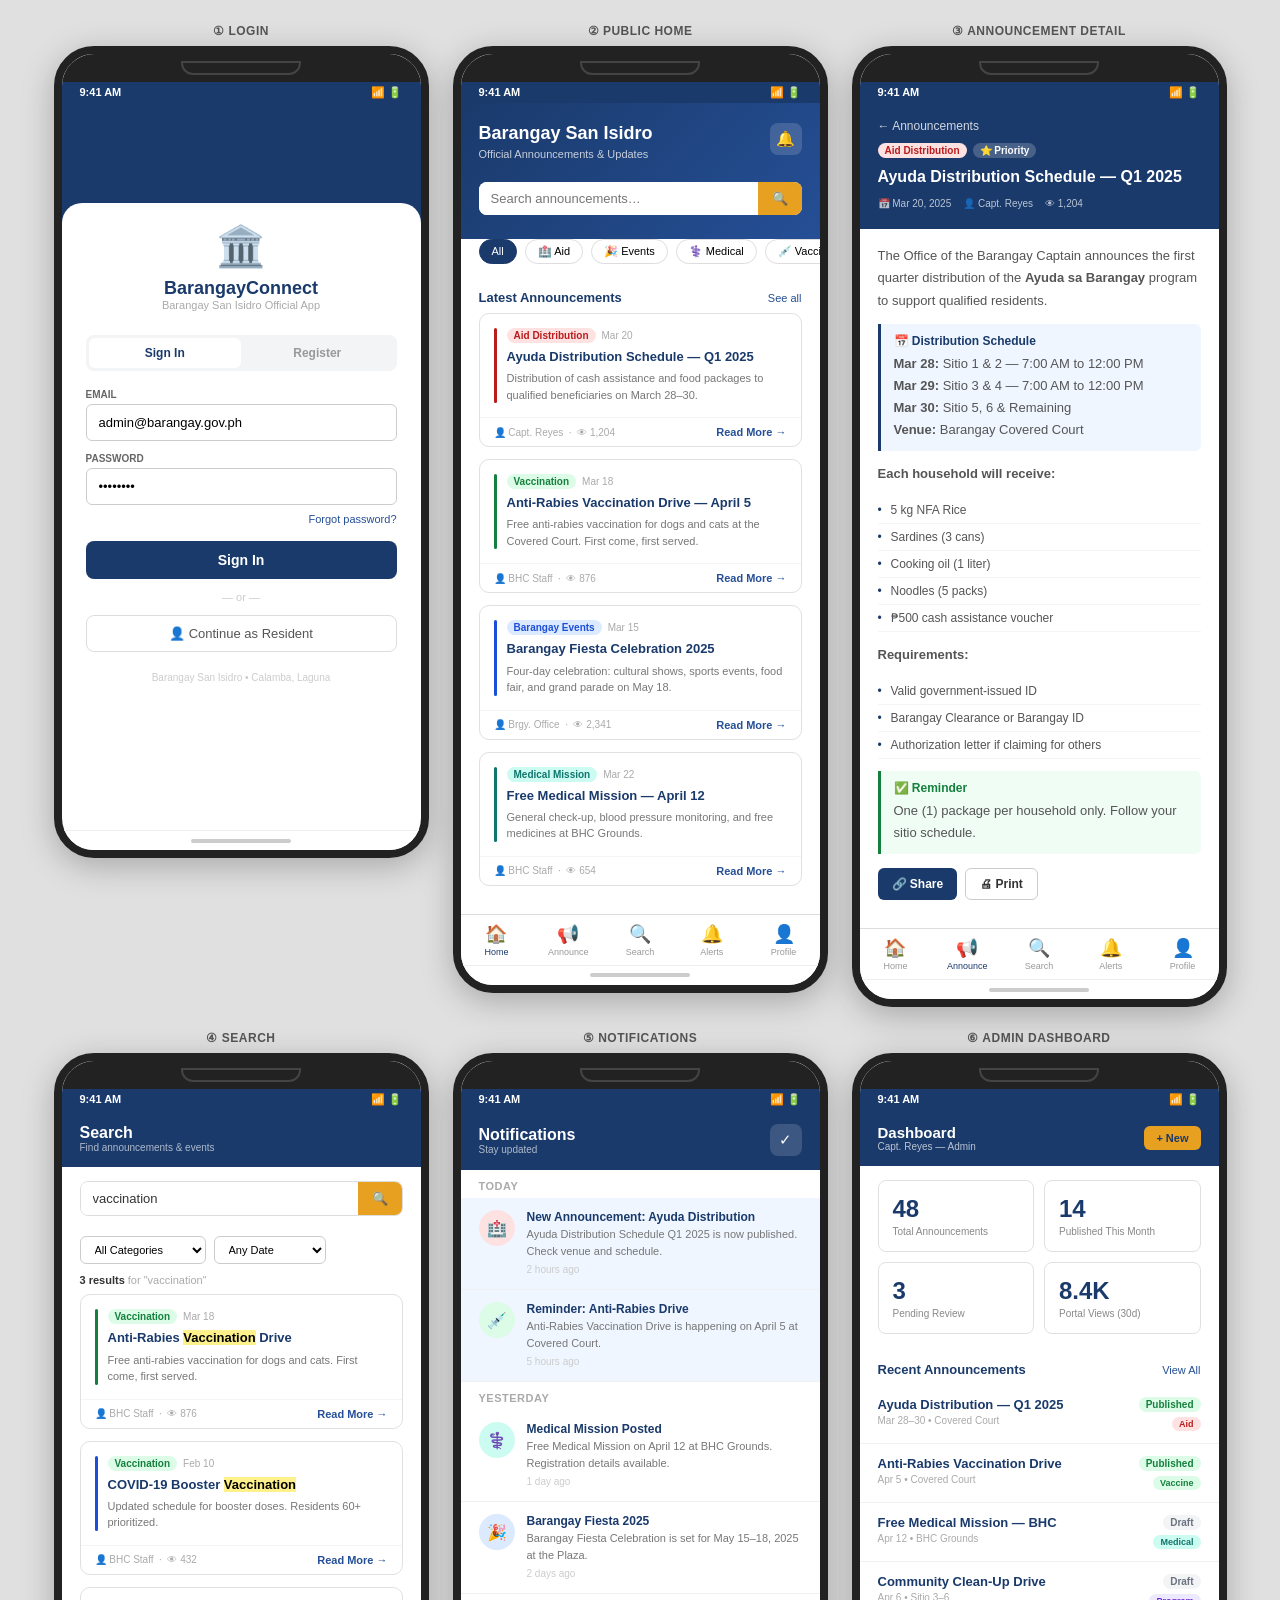
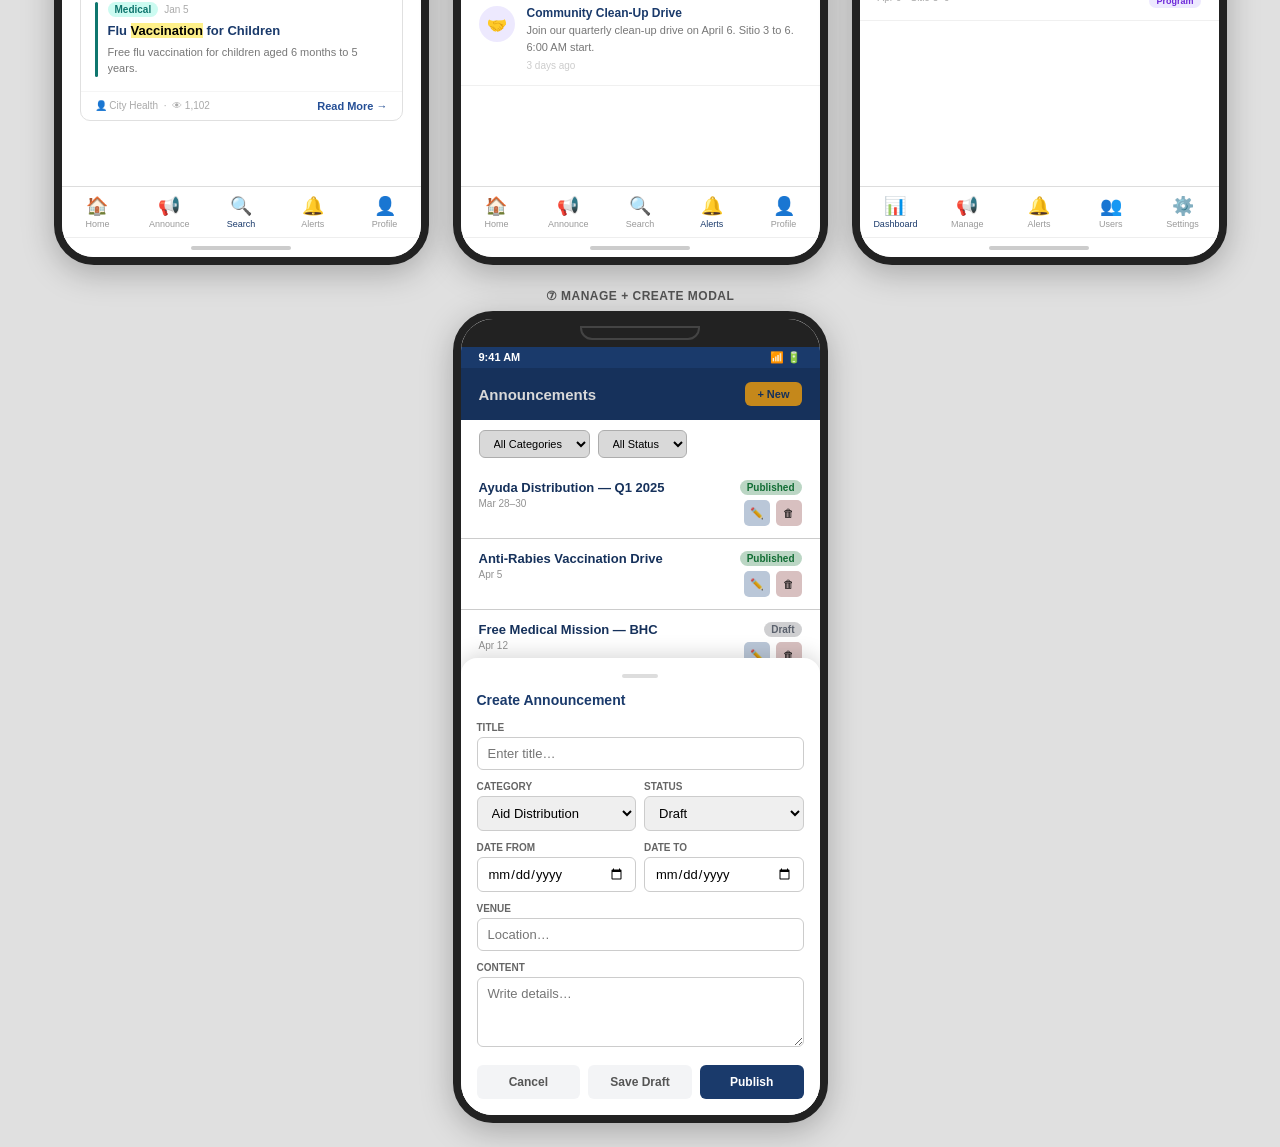
<file: barangay-mobile.html>
<!DOCTYPE html>
<html lang="en">
<head>
<meta charset="UTF-8"/>
<meta name="viewport" content="width=device-width, initial-scale=1.0"/>
<title>BarangayConnect — Mobile</title>
<style>
  * { box-sizing: border-box; margin: 0; padding: 0; }
  body {
    background: #e0e0e0;
    font-family: Arial, sans-serif;
    display: flex;
    flex-wrap: wrap;
    gap: 24px;
    padding: 24px;
    justify-content: center;
    align-items: flex-start;
  }

  /* ── PHONE FRAME ── */
  .phone {
    width: 375px;
    min-height: 812px;
    background: #fff;
    border-radius: 40px;
    border: 8px solid #222;
    overflow: hidden;
    position: relative;
    box-shadow: 0 8px 32px rgba(0,0,0,.25);
    display: flex;
    flex-direction: column;
  }
  .screen-label {
    text-align: center;
    font-size: 12px;
    font-weight: bold;
    color: #555;
    margin-bottom: 8px;
    letter-spacing: .5px;
    text-transform: uppercase;
  }

  /* ── NOTCH ── */
  .notch {
    background: #222;
    height: 28px;
    display: flex;
    align-items: center;
    justify-content: center;
  }
  .notch-bar {
    width: 120px; height: 14px;
    background: #222;
    border-radius: 0 0 12px 12px;
    border: 2px solid #444;
  }

  /* ── STATUS BAR ── */
  .status-bar {
    background: #1a3a6b;
    color: #fff;
    padding: 4px 18px;
    display: flex;
    justify-content: space-between;
    font-size: 11px;
    font-weight: bold;
  }

  /* ── BOTTOM HOME BAR ── */
  .home-bar {
    height: 20px;
    background: #fff;
    display: flex;
    align-items: center;
    justify-content: center;
    border-top: 1px solid #eee;
    flex-shrink: 0;
  }
  .home-bar div {
    width: 100px; height: 4px;
    background: #ccc;
    border-radius: 4px;
  }

  /* ── SCROLL AREA ── */
  .scroll {
    flex: 1;
    overflow-y: auto;
    overflow-x: hidden;
  }
  .scroll::-webkit-scrollbar { display: none; }

  /* ── NAV HEADER ── */
  .nav-header {
    background: #1a3a6b;
    color: #fff;
    padding: 14px 18px;
    display: flex;
    align-items: center;
    justify-content: space-between;
    position: sticky;
    top: 0;
    z-index: 10;
  }
  .nav-header h1 { font-size: 16px; }
  .nav-header .sub { font-size: 10px; opacity: .65; }
  .nav-icon {
    width: 32px; height: 32px;
    border-radius: 8px;
    background: rgba(255,255,255,.15);
    display: flex; align-items: center; justify-content: center;
    font-size: 15px;
    cursor: pointer;
  }

  /* ── BOTTOM TAB BAR ── */
  .tab-bar {
    background: #fff;
    border-top: 1px solid #ddd;
    display: flex;
    flex-shrink: 0;
  }
  .tab-item {
    flex: 1;
    padding: 8px 4px;
    text-align: center;
    font-size: 9px;
    color: #999;
    cursor: pointer;
  }
  .tab-item .ti { font-size: 18px; display: block; margin-bottom: 2px; }
  .tab-item.active { color: #1a3a6b; }
  .tab-item.active .ti { }

  /* ── HERO BANNER ── */
  .hero {
    background: linear-gradient(135deg, #1a3a6b, #254f96);
    color: #fff;
    padding: 20px 18px 24px;
  }
  .hero p { font-size: 11px; opacity: .75; margin-bottom: 12px; }
  .hero h2 { font-size: 18px; margin-bottom: 4px; }
  .search-box {
    display: flex;
    background: #fff;
    border-radius: 8px;
    overflow: hidden;
  }
  .search-box input {
    flex: 1; padding: 9px 12px;
    border: none; font-size: 13px; outline: none; color: #333;
  }
  .search-box button {
    padding: 9px 14px;
    background: #e8a020; border: none;
    font-size: 13px; font-weight: bold; color: #1a3a6b;
  }

  /* ── SECTION TITLE ── */
  .sec {
    padding: 14px 18px 8px;
    display: flex; align-items: center; justify-content: space-between;
  }
  .sec h3 { font-size: 13px; font-weight: bold; color: #1a3a6b; }
  .sec a  { font-size: 11px; color: #254f96; }

  /* ── CATEGORY CHIPS ── */
  .chips {
    display: flex; gap: 8px;
    padding: 0 18px 12px;
    overflow-x: auto;
  }
  .chips::-webkit-scrollbar { display: none; }
  .chip {
    flex-shrink: 0;
    padding: 5px 12px;
    border-radius: 16px;
    border: 1px solid #ddd;
    background: #fff;
    font-size: 11px;
    white-space: nowrap;
  }
  .chip.active { background: #1a3a6b; color: #fff; border-color: #1a3a6b; }

  /* ── ANNOUNCEMENT CARD ── */
  .ann {
    margin: 0 18px 12px;
    background: #fff;
    border: 1px solid #e0e0e0;
    border-radius: 10px;
    overflow: hidden;
    cursor: pointer;
  }
  .ann:hover { border-color: #1a3a6b; }
  .ann-top {
    display: flex; gap: 10px;
    padding: 14px;
  }
  .ann-bar { width: 3px; border-radius: 3px; flex-shrink: 0; }
  .ann-meta { display: flex; gap: 6px; align-items: center; margin-bottom: 5px; flex-wrap: wrap; }
  .ann h4 { font-size: 13px; color: #1a3a6b; margin-bottom: 4px; line-height: 1.4; }
  .ann p  { font-size: 11px; color: #777; line-height: 1.5;
    overflow: hidden; display: -webkit-box;
    -webkit-line-clamp: 2; -webkit-box-orient: vertical; }
  .ann-footer {
    padding: 8px 14px;
    border-top: 1px solid #f5f5f5;
    display: flex; align-items: center; justify-content: space-between;
    font-size: 10px; color: #aaa;
  }
  .rm { color: #254f96; font-weight: bold; font-size: 11px; }

  /* ── BADGE ── */
  .badge { display: inline-block; padding: 2px 7px; border-radius: 10px; font-size: 10px; font-weight: bold; }
  .b-aid     { background: #fee2e2; color: #b91c1c; }
  .b-event   { background: #dbeafe; color: #1d4ed8; }
  .b-medical { background: #ccfbf1; color: #0f766e; }
  .b-vaccine { background: #dcfce7; color: #15803d; }
  .b-program { background: #ede9fe; color: #6d28d9; }
  .b-service { background: #fef9c3; color: #854d0e; }
  .b-date    { font-size: 10px; color: #aaa; }

  /* ── EVENT LIST ITEM ── */
  .ev-item {
    display: flex; gap: 12px; padding: 10px 18px;
    border-bottom: 1px solid #f5f5f5; align-items: center;
  }
  .ev-box {
    width: 38px; height: 38px;
    background: #eff6ff;
    border-radius: 8px;
    display: flex; flex-direction: column;
    align-items: center; justify-content: center;
    flex-shrink: 0;
  }
  .ev-box .dd { font-size: 14px; font-weight: bold; color: #1a3a6b; line-height: 1; }
  .ev-box .mm { font-size: 9px; color: #254f96; text-transform: uppercase; }
  .ev-info h5 { font-size: 12px; font-weight: bold; color: #1a3a6b; }
  .ev-info span { font-size: 10px; color: #aaa; }

  /* ── DETAIL SCREEN ── */
  .detail-head {
    background: #1a3a6b; color: #fff; padding: 16px 18px 20px;
  }
  .detail-head .back {
    display: flex; align-items: center; gap: 6px;
    font-size: 12px; opacity: .8; margin-bottom: 10px; cursor: pointer;
  }
  .detail-head h2 { font-size: 16px; line-height: 1.4; margin: 8px 0 10px; }
  .detail-head .dmeta { font-size: 10px; opacity: .7; display: flex; gap: 12px; flex-wrap: wrap; }
  .detail-body { padding: 16px 18px; }
  .detail-body p { font-size: 13px; color: #555; line-height: 1.7; margin-bottom: 12px; }
  .info-box {
    background: #eff6ff; border-left: 3px solid #1a3a6b;
    padding: 10px 13px; border-radius: 0 6px 6px 0; margin: 12px 0; font-size: 12px;
  }
  .info-box h4 { color: #1a3a6b; margin-bottom: 5px; font-size: 12px; }
  .info-box p { color: #555; margin: 0; }
  .req-list { list-style: none; margin-bottom: 12px; }
  .req-list li {
    font-size: 12px; color: #555; padding: 6px 0 6px 13px;
    border-bottom: 1px solid #f5f5f5; position: relative;
  }
  .req-list li::before { content: '•'; position: absolute; left: 0; color: #1a3a6b; }
  .detail-actions { display: flex; gap: 8px; margin-top: 14px; }
  .btn-sm-p {
    padding: 8px 14px; border-radius: 6px; font-size: 12px;
    font-weight: bold; border: none; cursor: pointer;
  }
  .btn-p { background: #1a3a6b; color: #fff; }
  .btn-o { background: #fff; color: #333; border: 1px solid #ccc; }

  /* ── ADMIN SCREENS ── */
  .admin-header {
    background: #1a3a6b; color: #fff; padding: 14px 18px;
    display: flex; align-items: center; justify-content: space-between;
    position: sticky; top: 0; z-index: 10;
  }
  .admin-header h1 { font-size: 15px; }
  .add-btn {
    background: #e8a020; color: #1a3a6b; border: none;
    padding: 6px 12px; border-radius: 6px; font-size: 11px; font-weight: bold;
  }

  .stat-row { display: grid; grid-template-columns: 1fr 1fr; gap: 10px; padding: 14px 18px; }
  .stat-card { background: #fff; border: 1px solid #e0e0e0; border-radius: 8px; padding: 14px; }
  .stat-card .n { font-size: 24px; font-weight: bold; color: #1a3a6b; }
  .stat-card .l { font-size: 10px; color: #888; margin-top: 3px; }

  .list-item {
    padding: 12px 18px;
    border-bottom: 1px solid #f0f0f0;
    display: flex; justify-content: space-between; align-items: flex-start;
  }
  .list-item:hover { background: #fafafa; }
  .li-title { font-size: 13px; font-weight: bold; color: #1a3a6b; margin-bottom: 3px; }
  .li-sub   { font-size: 10px; color: #aaa; }
  .li-right { display: flex; flex-direction: column; align-items: flex-end; gap: 5px; }

  .status { display: inline-block; padding: 2px 7px; border-radius: 10px; font-size: 10px; font-weight: bold; }
  .s-pub  { background: #dcfce7; color: #15803d; }
  .s-dft  { background: #f3f4f6; color: #6b7280; }
  .s-arc  { background: #fee2e2; color: #b91c1c; }

  .action-row { display: flex; gap: 6px; }
  .ib { width: 26px; height: 26px; border-radius: 5px; border: none; font-size: 11px; cursor: pointer; }
  .ib-e { background: #dbeafe; }
  .ib-d { background: #fee2e2; }

  /* ── FILTER BAR ── */
  .fbar { padding: 10px 18px; display: flex; gap: 8px; overflow-x: auto; }
  .fbar::-webkit-scrollbar { display: none; }
  .fbar select {
    flex-shrink: 0; padding: 6px 10px; border: 1px solid #ccc;
    border-radius: 6px; font-size: 11px; outline: none; background: #fff;
  }

  /* ── MODAL SHEET ── */
  .sheet {
    position: absolute; bottom: 0; left: 0; right: 0;
    background: #fff;
    border-radius: 16px 16px 0 0;
    box-shadow: 0 -4px 20px rgba(0,0,0,.15);
    padding: 16px;
    z-index: 20;
  }
  .sheet-handle {
    width: 36px; height: 4px; background: #ddd;
    border-radius: 4px; margin: 0 auto 14px;
  }
  .sheet h3 { font-size: 14px; color: #1a3a6b; margin-bottom: 14px; font-weight: bold; }
  .fg { margin-bottom: 11px; }
  .fg label { font-size: 10px; font-weight: bold; color: #666; display: block; margin-bottom: 4px; }
  .fg input, .fg select, .fg textarea {
    width: 100%; padding: 8px 10px; border: 1px solid #ccc;
    border-radius: 6px; font-size: 13px; outline: none; font-family: Arial, sans-serif;
  }
  .fg input:focus, .fg select:focus { border-color: #1a3a6b; }
  .fg textarea { min-height: 70px; resize: vertical; }
  .row2 { display: grid; grid-template-columns: 1fr 1fr; gap: 8px; }
  .sheet-foot { display: flex; gap: 8px; margin-top: 14px; }
  .sheet-foot button { flex: 1; padding: 10px; border-radius: 6px; font-size: 12px; font-weight: bold; border: none; cursor: pointer; }
  .sf-cancel { background: #f3f4f6; color: #555; }
  .sf-publish { background: #1a3a6b; color: #fff; }

  /* ── LOGIN SCREEN ── */
  .login-screen { padding: 32px 24px; }
  .login-screen .logo { text-align: center; margin-bottom: 24px; }
  .login-screen .logo div { font-size: 40px; margin-bottom: 8px; }
  .login-screen .logo h2 { font-size: 18px; color: #1a3a6b; font-weight: bold; }
  .login-screen .logo p { font-size: 11px; color: #aaa; }
  .auth-tabs { display: flex; background: #f3f4f6; border-radius: 8px; padding: 3px; margin-bottom: 18px; }
  .auth-tabs span {
    flex: 1; text-align: center; padding: 8px;
    border-radius: 6px; font-size: 12px; font-weight: bold; color: #999;
  }
  .auth-tabs span.on { background: #fff; color: #1a3a6b; }
  .login-screen .fg { margin-bottom: 12px; }
  .login-screen .fg input { padding: 10px 12px; }
  .btn-login { width: 100%; padding: 11px; background: #1a3a6b; color: #fff; border: none; border-radius: 8px; font-size: 14px; font-weight: bold; margin-top: 6px; cursor: pointer; }
  .or-div { text-align: center; color: #ccc; font-size: 11px; margin: 12px 0; }
  .guest-btn { width: 100%; padding: 10px; background: #fff; border: 1px solid #ddd; border-radius: 8px; font-size: 13px; color: #555; cursor: pointer; }

  /* ── NOTIF SCREEN ── */
  .notif-item {
    padding: 12px 18px; border-bottom: 1px solid #f0f0f0;
    display: flex; gap: 12px; align-items: flex-start;
  }
  .notif-dot {
    width: 36px; height: 36px; border-radius: 50%;
    display: flex; align-items: center; justify-content: center;
    font-size: 16px; flex-shrink: 0;
  }
  .notif-text h5 { font-size: 12px; font-weight: bold; color: #1a3a6b; margin-bottom: 2px; }
  .notif-text p  { font-size: 11px; color: #777; line-height: 1.5; }
  .notif-text span { font-size: 10px; color: #ccc; }
  .unread { background: #eff6ff; }
</style>
</head>
<body>

<!-- ═══════════════════════════════ SCREEN 1 — LOGIN ═══════════════════════════════ -->
<div>
  <div class="screen-label">① Login</div>
  <div class="phone">
    <div class="notch"><div class="notch-bar"></div></div>
    <div class="status-bar"><span>9:41 AM</span><span>📶 🔋</span></div>
    <div class="scroll">
      <div style="background:#1a3a6b;height:120px;display:flex;align-items:flex-end;justify-content:center;padding-bottom:0;">
        <div style="background:#fff;width:100%;border-radius:24px 24px 0 0;height:20px;"></div>
      </div>
      <div class="login-screen" style="padding-top:0;background:#fff;">
        <div class="logo">
          <div>🏛️</div>
          <h2>BarangayConnect</h2>
          <p>Barangay San Isidro Official App</p>
        </div>
        <div class="auth-tabs">
          <span class="on">Sign In</span>
          <span>Register</span>
        </div>
        <div class="fg"><label>EMAIL</label><input type="email" value="admin@barangay.gov.ph"/></div>
        <div class="fg"><label>PASSWORD</label><input type="password" value="••••••••"/></div>
        <div style="text-align:right;font-size:11px;color:#254f96;margin:-4px 0 10px;">Forgot password?</div>
        <button class="btn-login">Sign In</button>
        <div class="or-div">— or —</div>
        <button class="guest-btn">👤 Continue as Resident</button>
        <p style="text-align:center;font-size:10px;color:#ccc;margin-top:20px;">Barangay San Isidro • Calamba, Laguna</p>
      </div>
    </div>
    <div class="home-bar"><div></div></div>
  </div>
</div>

<!-- ═══════════════════════════════ SCREEN 2 — PUBLIC HOME ═══════════════════════════════ -->
<div>
  <div class="screen-label">② Public Home</div>
  <div class="phone">
    <div class="notch"><div class="notch-bar"></div></div>
    <div class="status-bar"><span>9:41 AM</span><span>📶 🔋</span></div>
    <div class="scroll">
      <div class="hero">
        <div style="display:flex;justify-content:space-between;align-items:flex-start;margin-bottom:10px;">
          <div>
            <h2>Barangay San Isidro</h2>
            <p>Official Announcements &amp; Updates</p>
          </div>
          <div class="nav-icon">🔔</div>
        </div>
        <div class="search-box">
          <input placeholder="Search announcements…"/>
          <button>🔍</button>
        </div>
      </div>

      <div class="chips">
        <span class="chip active">All</span>
        <span class="chip">🏥 Aid</span>
        <span class="chip">🎉 Events</span>
        <span class="chip">⚕️ Medical</span>
        <span class="chip">💉 Vaccine</span>
        <span class="chip">🤝 Programs</span>
      </div>

      <div class="sec"><h3>Latest Announcements</h3><a>See all</a></div>

      <div class="ann">
        <div class="ann-top">
          <div class="ann-bar" style="background:#b91c1c;"></div>
          <div style="flex:1;">
            <div class="ann-meta"><span class="badge b-aid">Aid Distribution</span><span class="b-date">Mar 20</span></div>
            <h4>Ayuda Distribution Schedule — Q1 2025</h4>
            <p>Distribution of cash assistance and food packages to qualified beneficiaries on March 28–30.</p>
          </div>
        </div>
        <div class="ann-footer"><span>👤 Capt. Reyes &nbsp;·&nbsp; 👁 1,204</span><span class="rm">Read More →</span></div>
      </div>

      <div class="ann">
        <div class="ann-top">
          <div class="ann-bar" style="background:#15803d;"></div>
          <div style="flex:1;">
            <div class="ann-meta"><span class="badge b-vaccine">Vaccination</span><span class="b-date">Mar 18</span></div>
            <h4>Anti-Rabies Vaccination Drive — April 5</h4>
            <p>Free anti-rabies vaccination for dogs and cats at the Covered Court. First come, first served.</p>
          </div>
        </div>
        <div class="ann-footer"><span>👤 BHC Staff &nbsp;·&nbsp; 👁 876</span><span class="rm">Read More →</span></div>
      </div>

      <div class="ann">
        <div class="ann-top">
          <div class="ann-bar" style="background:#1d4ed8;"></div>
          <div style="flex:1;">
            <div class="ann-meta"><span class="badge b-event">Barangay Events</span><span class="b-date">Mar 15</span></div>
            <h4>Barangay Fiesta Celebration 2025</h4>
            <p>Four-day celebration: cultural shows, sports events, food fair, and grand parade on May 18.</p>
          </div>
        </div>
        <div class="ann-footer"><span>👤 Brgy. Office &nbsp;·&nbsp; 👁 2,341</span><span class="rm">Read More →</span></div>
      </div>

      <div class="ann">
        <div class="ann-top">
          <div class="ann-bar" style="background:#0f766e;"></div>
          <div style="flex:1;">
            <div class="ann-meta"><span class="badge b-medical">Medical Mission</span><span class="b-date">Mar 22</span></div>
            <h4>Free Medical Mission — April 12</h4>
            <p>General check-up, blood pressure monitoring, and free medicines at BHC Grounds.</p>
          </div>
        </div>
        <div class="ann-footer"><span>👤 BHC Staff &nbsp;·&nbsp; 👁 654</span><span class="rm">Read More →</span></div>
      </div>

      <div style="height:16px;"></div>
    </div>
    <div class="tab-bar">
      <div class="tab-item active"><span class="ti">🏠</span>Home</div>
      <div class="tab-item"><span class="ti">📢</span>Announce</div>
      <div class="tab-item"><span class="ti">🔍</span>Search</div>
      <div class="tab-item"><span class="ti">🔔</span>Alerts</div>
      <div class="tab-item"><span class="ti">👤</span>Profile</div>
    </div>
    <div class="home-bar"><div></div></div>
  </div>
</div>

<!-- ═══════════════════════════════ SCREEN 3 — DETAIL ═══════════════════════════════ -->
<div>
  <div class="screen-label">③ Announcement Detail</div>
  <div class="phone">
    <div class="notch"><div class="notch-bar"></div></div>
    <div class="status-bar"><span>9:41 AM</span><span>📶 🔋</span></div>
    <div class="scroll">
      <div class="detail-head">
        <div class="back">← Announcements</div>
        <div style="display:flex;gap:6px;flex-wrap:wrap;">
          <span class="badge b-aid">Aid Distribution</span>
          <span class="badge" style="background:rgba(255,255,255,.2);color:#fff;">⭐ Priority</span>
        </div>
        <h2>Ayuda Distribution Schedule — Q1 2025</h2>
        <div class="dmeta">
          <span>📅 Mar 20, 2025</span>
          <span>👤 Capt. Reyes</span>
          <span>👁 1,204</span>
        </div>
      </div>
      <div class="detail-body">
        <p>The Office of the Barangay Captain announces the first quarter distribution of the <strong>Ayuda sa Barangay</strong> program to support qualified residents.</p>
        <div class="info-box">
          <h4>📅 Distribution Schedule</h4>
          <p><strong>Mar 28:</strong> Sitio 1 &amp; 2 — 7:00 AM to 12:00 PM<br>
          <strong>Mar 29:</strong> Sitio 3 &amp; 4 — 7:00 AM to 12:00 PM<br>
          <strong>Mar 30:</strong> Sitio 5, 6 &amp; Remaining<br>
          <strong>Venue:</strong> Barangay Covered Court</p>
        </div>
        <p><strong>Each household will receive:</strong></p>
        <ul class="req-list">
          <li>5 kg NFA Rice</li>
          <li>Sardines (3 cans)</li>
          <li>Cooking oil (1 liter)</li>
          <li>Noodles (5 packs)</li>
          <li>₱500 cash assistance voucher</li>
        </ul>
        <p><strong>Requirements:</strong></p>
        <ul class="req-list">
          <li>Valid government-issued ID</li>
          <li>Barangay Clearance or Barangay ID</li>
          <li>Authorization letter if claiming for others</li>
        </ul>
        <div class="info-box" style="background:#f0fdf4;border-color:#15803d;">
          <h4 style="color:#15803d;">✅ Reminder</h4>
          <p>One (1) package per household only. Follow your sitio schedule.</p>
        </div>
        <div class="detail-actions">
          <button class="btn-sm-p btn-p">🔗 Share</button>
          <button class="btn-sm-p btn-o">🖨 Print</button>
        </div>
        <div style="height:12px;"></div>
      </div>
    </div>
    <div class="tab-bar">
      <div class="tab-item"><span class="ti">🏠</span>Home</div>
      <div class="tab-item active"><span class="ti">📢</span>Announce</div>
      <div class="tab-item"><span class="ti">🔍</span>Search</div>
      <div class="tab-item"><span class="ti">🔔</span>Alerts</div>
      <div class="tab-item"><span class="ti">👤</span>Profile</div>
    </div>
    <div class="home-bar"><div></div></div>
  </div>
</div>

<!-- ═══════════════════════════════ SCREEN 4 — SEARCH ═══════════════════════════════ -->
<div>
  <div class="screen-label">④ Search</div>
  <div class="phone">
    <div class="notch"><div class="notch-bar"></div></div>
    <div class="status-bar"><span>9:41 AM</span><span>📶 🔋</span></div>
    <div class="scroll">
      <div class="nav-header">
        <div><h1>Search</h1><div class="sub">Find announcements &amp; events</div></div>
      </div>

      <div style="padding:14px 18px 10px;">
        <div class="search-box" style="border:1px solid #ddd;">
          <input value="vaccination" style="color:#333;"/>
          <button>🔍</button>
        </div>
      </div>

      <div class="fbar">
        <select><option>All Categories</option><option>Vaccination</option><option>Aid Distribution</option><option>Medical Missions</option></select>
        <select><option>Any Date</option><option>This Month</option><option>Last 3 Months</option></select>
      </div>

      <div style="padding:0 18px 8px;font-size:11px;color:#aaa;"><strong style="color:#333;">3 results</strong> for "vaccination"</div>

      <div class="ann">
        <div class="ann-top">
          <div class="ann-bar" style="background:#15803d;"></div>
          <div style="flex:1;">
            <div class="ann-meta"><span class="badge b-vaccine">Vaccination</span><span class="b-date">Mar 18</span></div>
            <h4>Anti-Rabies <mark style="background:#fef08a;">Vaccination</mark> Drive</h4>
            <p>Free anti-rabies vaccination for dogs and cats. First come, first served.</p>
          </div>
        </div>
        <div class="ann-footer"><span>👤 BHC Staff &nbsp;·&nbsp; 👁 876</span><span class="rm">Read More →</span></div>
      </div>

      <div class="ann">
        <div class="ann-top">
          <div class="ann-bar" style="background:#1d4ed8;"></div>
          <div style="flex:1;">
            <div class="ann-meta"><span class="badge b-vaccine">Vaccination</span><span class="b-date">Feb 10</span></div>
            <h4>COVID-19 Booster <mark style="background:#fef08a;">Vaccination</mark></h4>
            <p>Updated schedule for booster doses. Residents 60+ prioritized.</p>
          </div>
        </div>
        <div class="ann-footer"><span>👤 BHC Staff &nbsp;·&nbsp; 👁 432</span><span class="rm">Read More →</span></div>
      </div>

      <div class="ann">
        <div class="ann-top">
          <div class="ann-bar" style="background:#0f766e;"></div>
          <div style="flex:1;">
            <div class="ann-meta"><span class="badge b-medical">Medical</span><span class="b-date">Jan 5</span></div>
            <h4>Flu <mark style="background:#fef08a;">Vaccination</mark> for Children</h4>
            <p>Free flu vaccination for children aged 6 months to 5 years.</p>
          </div>
        </div>
        <div class="ann-footer"><span>👤 City Health &nbsp;·&nbsp; 👁 1,102</span><span class="rm">Read More →</span></div>
      </div>

      <div style="height:16px;"></div>
    </div>
    <div class="tab-bar">
      <div class="tab-item"><span class="ti">🏠</span>Home</div>
      <div class="tab-item"><span class="ti">📢</span>Announce</div>
      <div class="tab-item active"><span class="ti">🔍</span>Search</div>
      <div class="tab-item"><span class="ti">🔔</span>Alerts</div>
      <div class="tab-item"><span class="ti">👤</span>Profile</div>
    </div>
    <div class="home-bar"><div></div></div>
  </div>
</div>

<!-- ═══════════════════════════════ SCREEN 5 — NOTIFICATIONS ═══════════════════════════════ -->
<div>
  <div class="screen-label">⑤ Notifications</div>
  <div class="phone">
    <div class="notch"><div class="notch-bar"></div></div>
    <div class="status-bar"><span>9:41 AM</span><span>📶 🔋</span></div>
    <div class="scroll">
      <div class="nav-header">
        <div><h1>Notifications</h1><div class="sub">Stay updated</div></div>
        <div class="nav-icon">✓</div>
      </div>

      <div style="padding:10px 18px 6px;font-size:11px;font-weight:bold;color:#aaa;text-transform:uppercase;letter-spacing:.5px;">Today</div>

      <div class="notif-item unread">
        <div class="notif-dot" style="background:#fee2e2;">🏥</div>
        <div class="notif-text">
          <h5>New Announcement: Ayuda Distribution</h5>
          <p>Ayuda Distribution Schedule Q1 2025 is now published. Check venue and schedule.</p>
          <span>2 hours ago</span>
        </div>
      </div>

      <div class="notif-item unread">
        <div class="notif-dot" style="background:#dcfce7;">💉</div>
        <div class="notif-text">
          <h5>Reminder: Anti-Rabies Drive</h5>
          <p>Anti-Rabies Vaccination Drive is happening on April 5 at Covered Court.</p>
          <span>5 hours ago</span>
        </div>
      </div>

      <div style="padding:10px 18px 6px;font-size:11px;font-weight:bold;color:#aaa;text-transform:uppercase;letter-spacing:.5px;">Yesterday</div>

      <div class="notif-item">
        <div class="notif-dot" style="background:#ccfbf1;">⚕️</div>
        <div class="notif-text">
          <h5>Medical Mission Posted</h5>
          <p>Free Medical Mission on April 12 at BHC Grounds. Registration details available.</p>
          <span>1 day ago</span>
        </div>
      </div>

      <div class="notif-item">
        <div class="notif-dot" style="background:#dbeafe;">🎉</div>
        <div class="notif-text">
          <h5>Barangay Fiesta 2025</h5>
          <p>Barangay Fiesta Celebration is set for May 15–18, 2025 at the Plaza.</p>
          <span>2 days ago</span>
        </div>
      </div>

      <div class="notif-item">
        <div class="notif-dot" style="background:#ede9fe;">🤝</div>
        <div class="notif-text">
          <h5>Community Clean-Up Drive</h5>
          <p>Join our quarterly clean-up drive on April 6. Sitio 3 to 6. 6:00 AM start.</p>
          <span>3 days ago</span>
        </div>
      </div>

      <div style="height:16px;"></div>
    </div>
    <div class="tab-bar">
      <div class="tab-item"><span class="ti">🏠</span>Home</div>
      <div class="tab-item"><span class="ti">📢</span>Announce</div>
      <div class="tab-item"><span class="ti">🔍</span>Search</div>
      <div class="tab-item active"><span class="ti">🔔</span>Alerts</div>
      <div class="tab-item"><span class="ti">👤</span>Profile</div>
    </div>
    <div class="home-bar"><div></div></div>
  </div>
</div>

<!-- ═══════════════════════════════ SCREEN 6 — ADMIN DASHBOARD ═══════════════════════════════ -->
<div>
  <div class="screen-label">⑥ Admin Dashboard</div>
  <div class="phone">
    <div class="notch"><div class="notch-bar"></div></div>
    <div class="status-bar"><span>9:41 AM</span><span>📶 🔋</span></div>
    <div class="scroll">
      <div class="admin-header">
        <div><h1>Dashboard</h1><div style="font-size:10px;opacity:.7;">Capt. Reyes — Admin</div></div>
        <button class="add-btn">+ New</button>
      </div>

      <div class="stat-row">
        <div class="stat-card"><div class="n">48</div><div class="l">Total Announcements</div></div>
        <div class="stat-card"><div class="n">14</div><div class="l">Published This Month</div></div>
        <div class="stat-card"><div class="n">3</div><div class="l">Pending Review</div></div>
        <div class="stat-card"><div class="n">8.4K</div><div class="l">Portal Views (30d)</div></div>
      </div>

      <div class="sec"><h3>Recent Announcements</h3><a>View All</a></div>

      <div class="list-item">
        <div>
          <div class="li-title">Ayuda Distribution — Q1 2025</div>
          <div class="li-sub">Mar 28–30 • Covered Court</div>
        </div>
        <div class="li-right">
          <span class="status s-pub">Published</span>
          <span class="badge b-aid" style="font-size:9px;">Aid</span>
        </div>
      </div>
      <div class="list-item">
        <div>
          <div class="li-title">Anti-Rabies Vaccination Drive</div>
          <div class="li-sub">Apr 5 • Covered Court</div>
        </div>
        <div class="li-right">
          <span class="status s-pub">Published</span>
          <span class="badge b-vaccine" style="font-size:9px;">Vaccine</span>
        </div>
      </div>
      <div class="list-item">
        <div>
          <div class="li-title">Free Medical Mission — BHC</div>
          <div class="li-sub">Apr 12 • BHC Grounds</div>
        </div>
        <div class="li-right">
          <span class="status s-dft">Draft</span>
          <span class="badge b-medical" style="font-size:9px;">Medical</span>
        </div>
      </div>
      <div class="list-item">
        <div>
          <div class="li-title">Community Clean-Up Drive</div>
          <div class="li-sub">Apr 6 • Sitio 3–6</div>
        </div>
        <div class="li-right">
          <span class="status s-dft">Draft</span>
          <span class="badge b-program" style="font-size:9px;">Program</span>
        </div>
      </div>

      <div style="height:16px;"></div>
    </div>
    <div class="tab-bar">
      <div class="tab-item active"><span class="ti">📊</span>Dashboard</div>
      <div class="tab-item"><span class="ti">📢</span>Manage</div>
      <div class="tab-item"><span class="ti">🔔</span>Alerts</div>
      <div class="tab-item"><span class="ti">👥</span>Users</div>
      <div class="tab-item"><span class="ti">⚙️</span>Settings</div>
    </div>
    <div class="home-bar"><div></div></div>
  </div>
</div>

<!-- ═══════════════════════════════ SCREEN 7 — ADMIN MANAGE + MODAL ═══════════════════════════════ -->
<div>
  <div class="screen-label">⑦ Manage + Create Modal</div>
  <div class="phone" style="position:relative;">
    <div class="notch"><div class="notch-bar"></div></div>
    <div class="status-bar"><span>9:41 AM</span><span>📶 🔋</span></div>
    <div class="scroll" style="filter:brightness(.85);">
      <div class="admin-header">
        <div><h1>Announcements</h1></div>
        <button class="add-btn">+ New</button>
      </div>
      <div class="fbar">
        <select><option>All Categories</option></select>
        <select><option>All Status</option></select>
      </div>
      <div class="list-item">
        <div><div class="li-title">Ayuda Distribution — Q1 2025</div><div class="li-sub">Mar 28–30</div></div>
        <div class="li-right"><span class="status s-pub">Published</span><div class="action-row"><button class="ib ib-e">✏️</button><button class="ib ib-d">🗑</button></div></div>
      </div>
      <div class="list-item">
        <div><div class="li-title">Anti-Rabies Vaccination Drive</div><div class="li-sub">Apr 5</div></div>
        <div class="li-right"><span class="status s-pub">Published</span><div class="action-row"><button class="ib ib-e">✏️</button><button class="ib ib-d">🗑</button></div></div>
      </div>
      <div class="list-item">
        <div><div class="li-title">Free Medical Mission — BHC</div><div class="li-sub">Apr 12</div></div>
        <div class="li-right"><span class="status s-dft">Draft</span><div class="action-row"><button class="ib ib-e">✏️</button><button class="ib ib-d">🗑</button></div></div>
      </div>
    </div>
    <!-- BOTTOM SHEET MODAL -->
    <div class="sheet">
      <div class="sheet-handle"></div>
      <h3>Create Announcement</h3>
      <div class="fg"><label>TITLE</label><input type="text" placeholder="Enter title…"/></div>
      <div class="row2">
        <div class="fg"><label>CATEGORY</label>
          <select><option>Aid Distribution</option><option>Events</option><option>Medical</option><option>Vaccination</option></select>
        </div>
        <div class="fg"><label>STATUS</label>
          <select><option>Draft</option><option>Published</option></select>
        </div>
      </div>
      <div class="row2">
        <div class="fg"><label>DATE FROM</label><input type="date"/></div>
        <div class="fg"><label>DATE TO</label><input type="date"/></div>
      </div>
      <div class="fg"><label>VENUE</label><input type="text" placeholder="Location…"/></div>
      <div class="fg"><label>CONTENT</label><textarea placeholder="Write details…"></textarea></div>
      <div class="sheet-foot">
        <button class="sf-cancel">Cancel</button>
        <button class="sf-cancel">Save Draft</button>
        <button class="sf-publish">Publish</button>
      </div>
    </div>
    <div class="home-bar"><div></div></div>
  </div>
</div>

</body>
</html>
</file>
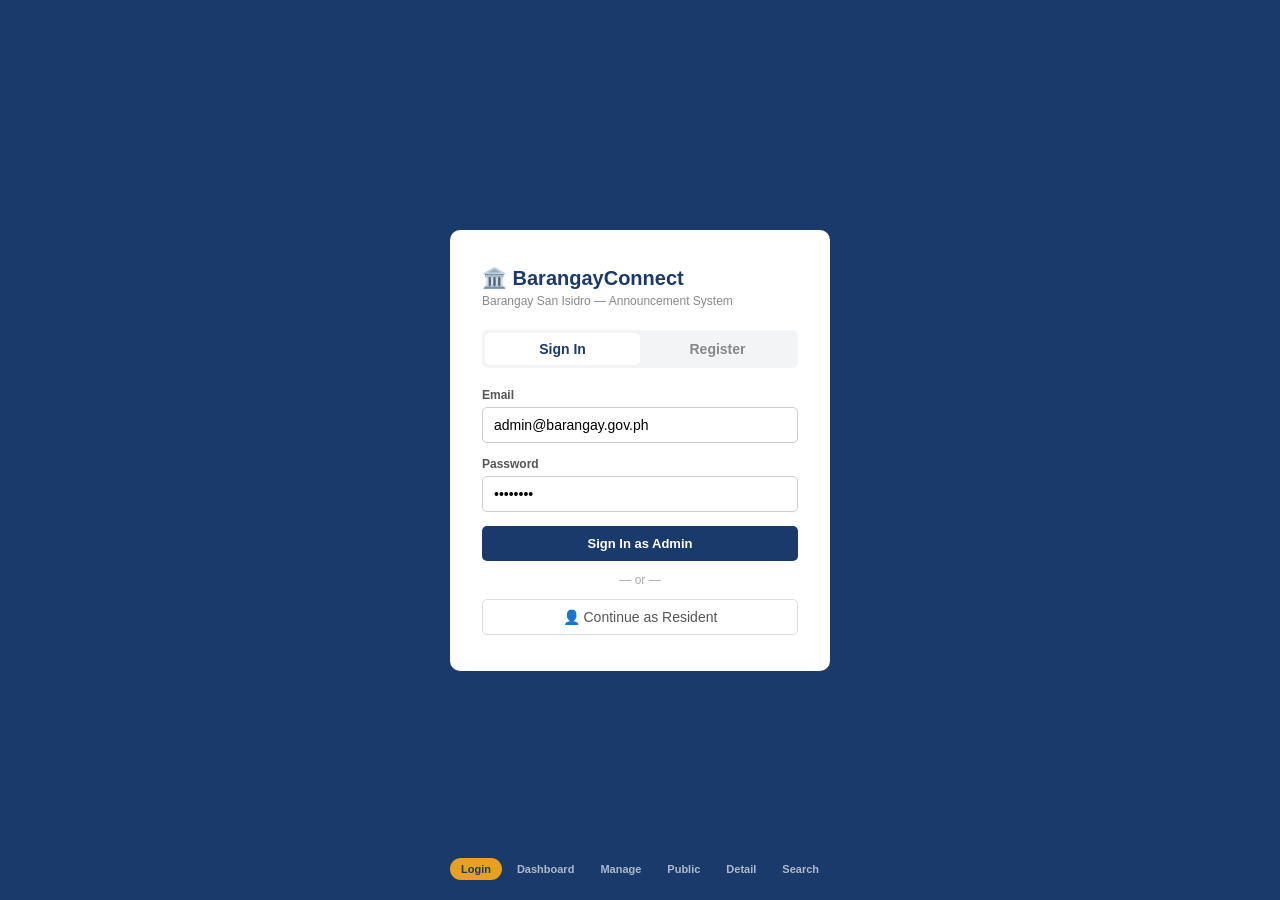
<file: barangay-system (1).html>
<!DOCTYPE html>
<html lang="en">
<head>
<meta charset="UTF-8"/>
<meta name="viewport" content="width=device-width, initial-scale=1.0"/>
<title>Barangay Announcement System</title>
<style>
  * { box-sizing: border-box; margin: 0; padding: 0; }
  body { font-family: Arial, sans-serif; font-size: 14px; background: #f4f6f9; color: #333; }
  a { text-decoration: none; color: inherit; }
  button { cursor: pointer; font-family: Arial, sans-serif; font-size: 14px; }

  /* ── LAYOUT ── */
  .screen { display: none; }
  .screen.active { display: block; }

  .sidebar {
    width: 220px; background: #1a3a6b; color: #fff;
    height: 100vh; position: fixed; top: 0; left: 0;
    display: flex; flex-direction: column;
  }
  .sidebar .brand {
    padding: 18px 16px; font-size: 15px; font-weight: bold;
    border-bottom: 1px solid rgba(255,255,255,.15);
  }
  .sidebar .brand small { display: block; font-size: 11px; font-weight: normal; opacity: .6; margin-top: 2px; }
  .sidebar nav { flex: 1; padding: 10px 8px; }
  .sidebar nav a {
    display: block; padding: 9px 12px; border-radius: 6px;
    color: rgba(255,255,255,.75); margin-bottom: 2px;
  }
  .sidebar nav a:hover, .sidebar nav a.active { background: rgba(255,255,255,.15); color: #fff; }
  .sidebar .user { padding: 14px 16px; border-top: 1px solid rgba(255,255,255,.15); font-size: 13px; opacity: .8; }

  .main { margin-left: 220px; min-height: 100vh; }
  .topbar {
    background: #fff; border-bottom: 1px solid #ddd;
    padding: 0 24px; height: 58px;
    display: flex; align-items: center; justify-content: space-between;
    position: sticky; top: 0; z-index: 10;
  }
  .topbar h1 { font-size: 17px; color: #1a3a6b; }
  .content { padding: 24px; }

  /* ── COMPONENTS ── */
  .btn {
    padding: 8px 16px; border-radius: 5px; border: none;
    font-size: 13px; font-weight: bold;
  }
  .btn-primary { background: #1a3a6b; color: #fff; }
  .btn-primary:hover { background: #254f96; }
  .btn-outline { background: #fff; color: #333; border: 1px solid #ccc; }
  .btn-outline:hover { border-color: #1a3a6b; color: #1a3a6b; }
  .btn-sm { padding: 5px 10px; font-size: 12px; }

  .card { background: #fff; border: 1px solid #ddd; border-radius: 8px; }
  .card-header { padding: 14px 18px; border-bottom: 1px solid #eee; display: flex; align-items: center; justify-content: space-between; }
  .card-body { padding: 18px; }

  .stats { display: grid; grid-template-columns: repeat(4, 1fr); gap: 16px; margin-bottom: 24px; }
  .stat { background: #fff; border: 1px solid #ddd; border-radius: 8px; padding: 18px; }
  .stat .num { font-size: 28px; font-weight: bold; color: #1a3a6b; }
  .stat .lbl { font-size: 12px; color: #777; margin-top: 4px; }

  .badge { display: inline-block; padding: 3px 9px; border-radius: 12px; font-size: 11px; font-weight: bold; }
  .b-aid     { background: #fee2e2; color: #b91c1c; }
  .b-event   { background: #dbeafe; color: #1d4ed8; }
  .b-medical { background: #ccfbf1; color: #0f766e; }
  .b-vaccine { background: #dcfce7; color: #15803d; }
  .b-program { background: #ede9fe; color: #6d28d9; }
  .b-service { background: #fef9c3; color: #854d0e; }

  .status { display: inline-block; padding: 3px 9px; border-radius: 12px; font-size: 11px; font-weight: bold; }
  .s-published { background: #dcfce7; color: #15803d; }
  .s-draft     { background: #f3f4f6; color: #6b7280; }
  .s-archived  { background: #fee2e2; color: #b91c1c; }

  table { width: 100%; border-collapse: collapse; }
  th { text-align: left; padding: 9px 12px; font-size: 11px; text-transform: uppercase; color: #888; background: #f9fafb; border-bottom: 1px solid #eee; }
  td { padding: 12px; border-bottom: 1px solid #f0f0f0; vertical-align: middle; }
  tr:last-child td { border-bottom: none; }
  tr:hover td { background: #fafafa; }
  .td-title { font-weight: bold; color: #1a3a6b; cursor: pointer; }
  .td-title:hover { text-decoration: underline; }
  .td-sub { font-size: 11px; color: #999; margin-top: 2px; }

  .actions { display: flex; gap: 6px; }
  .icon-btn { width: 28px; height: 28px; border-radius: 5px; border: none; font-size: 13px; cursor: pointer; }
  .ib-edit   { background: #dbeafe; color: #1d4ed8; }
  .ib-delete { background: #fee2e2; color: #b91c1c; }
  .ib-view   { background: #dcfce7; color: #15803d; }

  .filter-bar { display: flex; gap: 10px; margin-bottom: 16px; flex-wrap: wrap; align-items: center; }
  .filter-bar input, .filter-bar select {
    padding: 8px 12px; border: 1px solid #ccc; border-radius: 5px; font-size: 13px; outline: none;
  }
  .filter-bar input { width: 240px; }

  /* ── MODAL ── */
  .overlay { display: none; position: fixed; inset: 0; background: rgba(0,0,0,.45); z-index: 100; align-items: center; justify-content: center; }
  .overlay.open { display: flex; }
  .modal { background: #fff; border-radius: 8px; width: 100%; max-width: 500px; max-height: 90vh; overflow-y: auto; }
  .modal-head { padding: 16px 20px; border-bottom: 1px solid #eee; display: flex; justify-content: space-between; align-items: center; }
  .modal-head h3 { font-size: 16px; color: #1a3a6b; }
  .modal-body { padding: 20px; }
  .modal-foot { padding: 14px 20px; border-top: 1px solid #eee; display: flex; justify-content: flex-end; gap: 8px; }

  .form-group { margin-bottom: 14px; }
  label { display: block; font-size: 12px; font-weight: bold; margin-bottom: 5px; color: #555; }
  input[type=text], input[type=email], input[type=password], input[type=date],
  select, textarea {
    width: 100%; padding: 9px 11px; border: 1px solid #ccc;
    border-radius: 5px; font-size: 14px; outline: none; font-family: Arial, sans-serif;
  }
  input:focus, select:focus, textarea:focus { border-color: #1a3a6b; }
  textarea { resize: vertical; min-height: 80px; }
  .two-col { display: grid; grid-template-columns: 1fr 1fr; gap: 12px; }

  /* ── LOGIN ── */
  #screen-login { background: #1a3a6b; min-height: 100vh; display: none; align-items: center; justify-content: center; }
  #screen-login.active { display: flex; }
  .login-box { background: #fff; border-radius: 10px; padding: 36px 32px; width: 100%; max-width: 380px; }
  .login-box h2 { font-size: 20px; color: #1a3a6b; margin-bottom: 4px; }
  .login-box p { font-size: 12px; color: #888; margin-bottom: 22px; }
  .tabs { display: flex; background: #f3f4f6; border-radius: 6px; padding: 3px; margin-bottom: 20px; }
  .tabs button { flex: 1; padding: 8px; border: none; background: transparent; border-radius: 5px; font-weight: bold; color: #888; }
  .tabs button.active { background: #fff; color: #1a3a6b; }
  .form-hidden { display: none; }
  .btn-full { width: 100%; padding: 10px; }
  .or { text-align: center; color: #aaa; font-size: 12px; margin: 12px 0; }
  .guest-btn { width: 100%; padding: 9px; border: 1px solid #ddd; background: #fff; border-radius: 5px; color: #555; }

  /* ── PUBLIC ── */
  .pub-nav {
    background: #1a3a6b; padding: 0 24px; height: 56px;
    display: flex; align-items: center; gap: 16px; color: #fff;
  }
  .pub-nav .brand { font-size: 16px; font-weight: bold; flex: 1; }
  .pub-nav a { color: rgba(255,255,255,.75); font-size: 13px; padding: 6px 10px; border-radius: 4px; }
  .pub-nav a:hover, .pub-nav a.active { background: rgba(255,255,255,.15); color: #fff; }
  .pub-nav .login-link { background: #e8a020; color: #1a3a6b; font-weight: bold; padding: 7px 14px; border-radius: 5px; }

  .hero { background: #254f96; color: #fff; padding: 40px 24px; }
  .hero h2 { font-size: 26px; margin-bottom: 8px; }
  .hero p { opacity: .8; margin-bottom: 16px; }
  .hero-search { display: flex; max-width: 460px; }
  .hero-search input { flex: 1; padding: 10px 14px; border: none; border-radius: 5px 0 0 5px; font-size: 14px; outline: none; }
  .hero-search button { padding: 10px 18px; background: #e8a020; color: #1a3a6b; border: none; font-weight: bold; border-radius: 0 5px 5px 0; }

  .pub-body { max-width: 960px; margin: 0 auto; padding: 28px 16px; display: grid; grid-template-columns: 1fr 280px; gap: 24px; }
  .cat-pills { display: flex; gap: 8px; flex-wrap: wrap; margin-bottom: 18px; }
  .pill { padding: 6px 14px; border-radius: 20px; border: 1px solid #ccc; background: #fff; font-size: 12px; cursor: pointer; }
  .pill:hover, .pill.active { background: #1a3a6b; color: #fff; border-color: #1a3a6b; }

  .ann-card { background: #fff; border: 1px solid #ddd; border-radius: 8px; padding: 18px; margin-bottom: 14px; cursor: pointer; display: flex; gap: 14px; }
  .ann-card:hover { border-color: #1a3a6b; }
  .ann-bar { width: 4px; border-radius: 4px; flex-shrink: 0; }
  .ann-info .meta { display: flex; gap: 10px; margin-bottom: 7px; align-items: center; flex-wrap: wrap; }
  .ann-info .date { font-size: 11px; color: #999; }
  .ann-info h3 { font-size: 15px; color: #1a3a6b; margin-bottom: 6px; }
  .ann-info p  { font-size: 13px; color: #666; line-height: 1.6; margin-bottom: 10px; overflow: hidden; display: -webkit-box; -webkit-line-clamp: 2; -webkit-box-orient: vertical; }
  .ann-info .footer { display: flex; align-items: center; gap: 12px; font-size: 12px; color: #999; }
  .read-more { margin-left: auto; color: #254f96; font-weight: bold; font-size: 12px; }

  .widget { background: #fff; border: 1px solid #ddd; border-radius: 8px; margin-bottom: 16px; overflow: hidden; }
  .widget h4 { padding: 12px 16px; border-bottom: 1px solid #eee; font-size: 13px; color: #1a3a6b; }
  .widget ul { list-style: none; padding: 8px 0; }
  .widget ul li { padding: 8px 16px; border-bottom: 1px solid #f5f5f5; font-size: 12.5px; color: #444; }
  .widget ul li:last-child { border-bottom: none; }
  .widget ul li strong { display: block; color: #1a3a6b; }

  /* ── DETAIL ── */
  .detail-wrap { max-width: 760px; margin: 0 auto; padding: 28px 16px; }
  .back-btn { background: none; border: none; color: #254f96; font-size: 13px; margin-bottom: 16px; display: flex; align-items: center; gap: 6px; }
  .detail-card { background: #fff; border: 1px solid #ddd; border-radius: 8px; overflow: hidden; }
  .detail-header { background: #1a3a6b; color: #fff; padding: 28px; }
  .detail-header .badges { display: flex; gap: 8px; margin-bottom: 12px; }
  .detail-header h2 { font-size: 22px; margin-bottom: 12px; }
  .detail-header .dmeta { font-size: 12px; opacity: .75; display: flex; gap: 16px; flex-wrap: wrap; }
  .detail-body { padding: 24px; }
  .detail-body p { font-size: 14px; line-height: 1.8; color: #444; margin-bottom: 14px; }
  .info-box { background: #eff6ff; border-left: 4px solid #1a3a6b; padding: 14px 16px; border-radius: 0 6px 6px 0; margin: 16px 0; }
  .info-box h4 { font-size: 13px; color: #1a3a6b; margin-bottom: 6px; }
  .info-box p { font-size: 13px; color: #555; margin: 0; }
  .req-list { list-style: none; margin: 0 0 14px; }
  .req-list li { padding: 7px 0; border-bottom: 1px solid #f0f0f0; font-size: 13.5px; color: #444; padding-left: 14px; position: relative; }
  .req-list li::before { content: '•'; position: absolute; left: 0; color: #1a3a6b; }

  /* ── SEARCH ── */
  .search-wrap { max-width: 960px; margin: 0 auto; padding: 24px 16px; }
  .search-bar-lg { display: flex; margin-bottom: 20px; max-width: 600px; }
  .search-bar-lg input { flex: 1; padding: 10px 14px; border: 1px solid #ccc; border-radius: 5px 0 0 5px; font-size: 14px; outline: none; }
  .search-bar-lg button { padding: 10px 18px; background: #1a3a6b; color: #fff; border: none; font-weight: bold; border-radius: 0 5px 5px 0; }
  .result-count { font-size: 13px; color: #888; margin-bottom: 14px; }
  .result-count strong { color: #333; }

  .pagination { display: flex; gap: 6px; margin-top: 20px; }
  .pg-btn { width: 34px; height: 34px; border: 1px solid #ddd; background: #fff; border-radius: 5px; font-size: 13px; }
  .pg-btn.active { background: #1a3a6b; color: #fff; border-color: #1a3a6b; }

  /* ── NAV TABS ── */
  .nav-tabs { position: fixed; bottom: 14px; left: 50%; transform: translateX(-50%); background: #1a3a6b; border-radius: 50px; padding: 6px 10px; display: flex; gap: 4px; z-index: 9999; flex-wrap: wrap; justify-content: center; max-width: 95vw; }
  .nav-tabs button { background: transparent; color: rgba(255,255,255,.65); border: none; padding: 5px 11px; border-radius: 50px; font-size: 11px; font-weight: bold; }
  .nav-tabs button:hover, .nav-tabs button.active { background: #e8a020; color: #1a3a6b; }

  @media(max-width:700px){
    .stats { grid-template-columns: 1fr 1fr; }
    .pub-body { grid-template-columns: 1fr; }
    .two-col { grid-template-columns: 1fr; }
  }
</style>
</head>
<body>

<div class="nav-tabs">
  <button onclick="go('login')" class="active">Login</button>
  <button onclick="go('dashboard')">Dashboard</button>
  <button onclick="go('announcements')">Manage</button>
  <button onclick="go('public')">Public</button>
  <button onclick="go('detail')">Detail</button>
  <button onclick="go('search')">Search</button>
</div>

<!-- ════ LOGIN ════ -->
<div id="screen-login" class="screen active">
  <div class="login-box">
    <h2>🏛️ BarangayConnect</h2>
    <p>Barangay San Isidro — Announcement System</p>
    <div class="tabs">
      <button class="active" onclick="authTab('login', this)">Sign In</button>
      <button onclick="authTab('register', this)">Register</button>
    </div>
    <div id="form-login">
      <div class="form-group"><label>Email</label><input type="email" value="admin@barangay.gov.ph"/></div>
      <div class="form-group"><label>Password</label><input type="password" value="••••••••"/></div>
      <button class="btn btn-primary btn-full" onclick="go('dashboard')">Sign In as Admin</button>
      <div class="or">— or —</div>
      <button class="guest-btn" onclick="go('public')">👤 Continue as Resident</button>
    </div>
    <div id="form-register" class="form-hidden">
      <div class="two-col">
        <div class="form-group"><label>First Name</label><input type="text" placeholder="Juan"/></div>
        <div class="form-group"><label>Last Name</label><input type="text" placeholder="dela Cruz"/></div>
      </div>
      <div class="form-group"><label>Email</label><input type="email" placeholder="juan@email.com"/></div>
      <div class="form-group"><label>Role</label>
        <select><option>Resident</option><option>Barangay Staff</option><option>Barangay Official</option></select>
      </div>
      <div class="form-group"><label>Password</label><input type="password" placeholder="Create password"/></div>
      <button class="btn btn-primary btn-full">Create Account</button>
    </div>
  </div>
</div>

<!-- ════ DASHBOARD ════ -->
<div id="screen-dashboard" class="screen">
  <div class="sidebar">
    <div class="brand">🏛️ BarangayConnect<small>Admin Portal</small></div>
    <nav>
      <a class="active" onclick="go('dashboard')">📊 Dashboard</a>
      <a onclick="go('announcements')">📢 Announcements</a>
      <a onclick="go('public')">🌐 Public View</a>
      <a>👥 Residents</a>
      <a>⚙️ Settings</a>
    </nav>
    <div class="user">👤 Capt. Reyes — Admin</div>
  </div>
  <div class="main">
    <div class="topbar">
      <h1>Dashboard</h1>
      <button class="btn btn-primary btn-sm" onclick="openModal('modalAdd')">+ New Announcement</button>
    </div>
    <div class="content">
      <div class="stats">
        <div class="stat"><div class="num">48</div><div class="lbl">Total Announcements</div></div>
        <div class="stat"><div class="num">14</div><div class="lbl">Published This Month</div></div>
        <div class="stat"><div class="num">3</div><div class="lbl">Pending Review</div></div>
        <div class="stat"><div class="num">8.4K</div><div class="lbl">Portal Views (30d)</div></div>
      </div>
      <div class="card">
        <div class="card-header"><strong>Recent Announcements</strong><button class="btn btn-outline btn-sm" onclick="go('announcements')">View All</button></div>
        <div style="overflow-x:auto;">
          <table>
            <thead><tr><th>Title</th><th>Category</th><th>Status</th><th>Date</th><th>Views</th></tr></thead>
            <tbody>
              <tr>
                <td><div class="td-title" onclick="go('detail')">Ayuda Distribution Schedule — Q1 2025</div><div class="td-sub">Mar 28–30 • Covered Court</div></td>
                <td><span class="badge b-aid">Aid Distribution</span></td>
                <td><span class="status s-published">Published</span></td>
                <td>Mar 20</td><td>1,204</td>
              </tr>
              <tr>
                <td><div class="td-title" onclick="go('detail')">Anti-Rabies Vaccination Drive</div><div class="td-sub">Apr 5 • Covered Court</div></td>
                <td><span class="badge b-vaccine">Vaccination</span></td>
                <td><span class="status s-published">Published</span></td>
                <td>Mar 18</td><td>876</td>
              </tr>
              <tr>
                <td><div class="td-title">Free Medical Mission — BHC</div><div class="td-sub">Apr 12 • BHC Grounds</div></td>
                <td><span class="badge b-medical">Medical Mission</span></td>
                <td><span class="status s-draft">Draft</span></td>
                <td>Mar 22</td><td>—</td>
              </tr>
            </tbody>
          </table>
        </div>
      </div>
    </div>
  </div>
</div>

<!-- ════ MANAGE ANNOUNCEMENTS ════ -->
<div id="screen-announcements" class="screen">
  <div class="sidebar">
    <div class="brand">🏛️ BarangayConnect<small>Admin Portal</small></div>
    <nav>
      <a onclick="go('dashboard')">📊 Dashboard</a>
      <a class="active" onclick="go('announcements')">📢 Announcements</a>
      <a onclick="go('public')">🌐 Public View</a>
      <a>👥 Residents</a>
      <a>⚙️ Settings</a>
    </nav>
    <div class="user">👤 Capt. Reyes — Admin</div>
  </div>
  <div class="main">
    <div class="topbar">
      <h1>Manage Announcements</h1>
      <button class="btn btn-primary btn-sm" onclick="openModal('modalAdd')">+ New Announcement</button>
    </div>
    <div class="content">
      <div class="filter-bar">
        <input type="text" placeholder="🔍  Search announcements…"/>
        <select>
          <option>All Categories</option>
          <option>Aid Distribution</option>
          <option>Barangay Events</option>
          <option>Medical Missions</option>
          <option>Vaccination Programs</option>
          <option>Community Programs</option>
          <option>Services</option>
        </select>
        <select>
          <option>All Status</option>
          <option>Published</option>
          <option>Draft</option>
          <option>Archived</option>
        </select>
      </div>
      <div class="card">
        <div class="card-header"><span>48 announcements &nbsp;·&nbsp; 3 pending review</span></div>
        <div style="overflow-x:auto;">
          <table>
            <thead><tr><th>Title</th><th>Category</th><th>Status</th><th>Posted By</th><th>Date</th><th>Actions</th></tr></thead>
            <tbody>
              <tr>
                <td><div class="td-title" onclick="go('detail')">Ayuda Distribution Schedule — Q1 2025</div><div class="td-sub">Mar 28–30 • Covered Court</div></td>
                <td><span class="badge b-aid">Aid Distribution</span></td>
                <td><span class="status s-published">Published</span></td>
                <td>Capt. Reyes</td><td>Mar 20</td>
                <td><div class="actions"><button class="icon-btn ib-view" onclick="go('detail')">👁</button><button class="icon-btn ib-edit" onclick="openModal('modalAdd')">✏️</button><button class="icon-btn ib-delete">🗑</button></div></td>
              </tr>
              <tr>
                <td><div class="td-title" onclick="go('detail')">Anti-Rabies Vaccination Drive</div><div class="td-sub">Apr 5 • Covered Court</div></td>
                <td><span class="badge b-vaccine">Vaccination</span></td>
                <td><span class="status s-published">Published</span></td>
                <td>T. Santos</td><td>Mar 18</td>
                <td><div class="actions"><button class="icon-btn ib-view" onclick="go('detail')">👁</button><button class="icon-btn ib-edit" onclick="openModal('modalAdd')">✏️</button><button class="icon-btn ib-delete">🗑</button></div></td>
              </tr>
              <tr>
                <td><div class="td-title">Free Medical Mission — BHC</div><div class="td-sub">Apr 12 • BHC Grounds</div></td>
                <td><span class="badge b-medical">Medical Mission</span></td>
                <td><span class="status s-draft">Draft</span></td>
                <td>J. Reyes</td><td>Mar 22</td>
                <td><div class="actions"><button class="icon-btn ib-view">👁</button><button class="icon-btn ib-edit" onclick="openModal('modalAdd')">✏️</button><button class="icon-btn ib-delete">🗑</button></div></td>
              </tr>
              <tr>
                <td><div class="td-title" onclick="go('detail')">Barangay Fiesta Celebration 2025</div><div class="td-sub">May 15–18 • Plaza</div></td>
                <td><span class="badge b-event">Barangay Events</span></td>
                <td><span class="status s-published">Published</span></td>
                <td>Capt. Reyes</td><td>Mar 15</td>
                <td><div class="actions"><button class="icon-btn ib-view" onclick="go('detail')">👁</button><button class="icon-btn ib-edit" onclick="openModal('modalAdd')">✏️</button><button class="icon-btn ib-delete">🗑</button></div></td>
              </tr>
              <tr>
                <td><div class="td-title">Community Clean-Up Drive</div><div class="td-sub">Apr 6 • Sitio 3–6</div></td>
                <td><span class="badge b-program">Community Programs</span></td>
                <td><span class="status s-draft">Draft</span></td>
                <td>M. Lopez</td><td>Mar 21</td>
                <td><div class="actions"><button class="icon-btn ib-view">👁</button><button class="icon-btn ib-edit" onclick="openModal('modalAdd')">✏️</button><button class="icon-btn ib-delete">🗑</button></div></td>
              </tr>
            </tbody>
          </table>
        </div>
        <div style="padding:12px 18px; border-top:1px solid #eee; display:flex; justify-content:space-between; align-items:center;">
          <span style="font-size:12px;color:#888;">Showing 1–5 of 48</span>
          <div class="pagination">
            <button class="pg-btn active">1</button>
            <button class="pg-btn">2</button>
            <button class="pg-btn">3</button>
            <button class="pg-btn">›</button>
          </div>
        </div>
      </div>
    </div>
  </div>
</div>

<!-- ════ PUBLIC HOME ════ -->
<div id="screen-public" class="screen">
  <nav class="pub-nav">
    <div class="brand">🏛️ BarangayConnect</div>
    <a class="active">Home</a>
    <a onclick="go('search')">Search</a>
    <a>Services</a>
    <a class="login-link" onclick="go('login')">Admin Login</a>
  </nav>
  <div class="hero">
    <h2>Barangay San Isidro</h2>
    <p>Official announcements, events, and updates for residents.</p>
    <div class="hero-search">
      <input placeholder="Search announcements…" onclick="go('search')"/>
      <button onclick="go('search')">Search</button>
    </div>
  </div>
  <div class="pub-body">
    <div>
      <div class="cat-pills">
        <button class="pill active">All</button>
        <button class="pill">🏥 Aid Distribution</button>
        <button class="pill">🎉 Events</button>
        <button class="pill">⚕️ Medical</button>
        <button class="pill">💉 Vaccination</button>
        <button class="pill">🤝 Programs</button>
      </div>
      <div class="ann-card" onclick="go('detail')">
        <div class="ann-bar" style="background:#b91c1c;"></div>
        <div class="ann-info">
          <div class="meta"><span class="badge b-aid">Aid Distribution</span><span class="date">March 20, 2025</span></div>
          <h3>Ayuda Distribution Schedule — Q1 2025</h3>
          <p>Distribution of cash assistance and food packages to qualified beneficiaries on March 28–30. Bring valid ID and barangay clearance.</p>
          <div class="footer"><span>👤 Capt. Reyes</span><span>👁 1,204 views</span><span class="read-more">Read More →</span></div>
        </div>
      </div>
      <div class="ann-card" onclick="go('detail')">
        <div class="ann-bar" style="background:#1d4ed8;"></div>
        <div class="ann-info">
          <div class="meta"><span class="badge b-event">Barangay Events</span><span class="date">March 15, 2025</span></div>
          <h3>Barangay Fiesta Celebration 2025 — May 15–18</h3>
          <p>Four-day celebration of the Feast of San Isidro Labrador. Cultural shows, sports events, food fair, and grand parade on May 18.</p>
          <div class="footer"><span>👤 Barangay Office</span><span>👁 2,341 views</span><span class="read-more">Read More →</span></div>
        </div>
      </div>
      <div class="ann-card" onclick="go('detail')">
        <div class="ann-bar" style="background:#15803d;"></div>
        <div class="ann-info">
          <div class="meta"><span class="badge b-vaccine">Vaccination</span><span class="date">March 18, 2025</span></div>
          <h3>Anti-Rabies Vaccination Drive — April 5, 2025</h3>
          <p>Free anti-rabies vaccination for dogs and cats at the Covered Court. First come, first served.</p>
          <div class="footer"><span>👤 BHC Staff</span><span>👁 876 views</span><span class="read-more">Read More →</span></div>
        </div>
      </div>
      <div class="ann-card" onclick="go('detail')">
        <div class="ann-bar" style="background:#0f766e;"></div>
        <div class="ann-info">
          <div class="meta"><span class="badge b-medical">Medical Mission</span><span class="date">March 22, 2025</span></div>
          <h3>Free Medical Mission — April 12, 2025</h3>
          <p>General check-up, blood pressure monitoring, blood sugar testing, and free medicines at the BHC grounds.</p>
          <div class="footer"><span>👤 BHC Staff</span><span>👁 654 views</span><span class="read-more">Read More →</span></div>
        </div>
      </div>
      <div class="pagination">
        <button class="pg-btn active">1</button>
        <button class="pg-btn">2</button>
        <button class="pg-btn">3</button>
        <button class="pg-btn">›</button>
      </div>
    </div>
    <aside>
      <div class="widget">
        <h4>📅 Upcoming Events</h4>
        <ul>
          <li><strong>Mar 23 — Council Meeting</strong>9:00 AM • Session Hall</li>
          <li><strong>Mar 28 — Ayuda Distribution</strong>7:00 AM • Covered Court</li>
          <li><strong>Apr 5 — Anti-Rabies Drive</strong>8:00 AM • Covered Court</li>
          <li><strong>Apr 12 — Medical Mission</strong>8:00 AM • BHC Grounds</li>
        </ul>
      </div>
      <div class="widget">
        <h4>📞 Emergency Hotlines</h4>
        <ul>
          <li><strong>Barangay Health Center</strong>(049) 123-4567</li>
          <li><strong>Barangay Tanod</strong>(049) 234-5678</li>
          <li><strong>BFP Fire Station</strong>911 / (049) 345-6789</li>
          <li><strong>Barangay Office</strong>(049) 456-7890</li>
        </ul>
      </div>
      <div class="widget">
        <h4>🕐 Office Hours</h4>
        <ul>
          <li><strong>Mon–Fri</strong>8:00 AM – 5:00 PM</li>
          <li><strong>Saturday</strong>8:00 AM – 12:00 PM</li>
          <li><strong>Sunday</strong>Closed</li>
        </ul>
      </div>
    </aside>
  </div>
</div>

<!-- ════ ANNOUNCEMENT DETAIL ════ -->
<div id="screen-detail" class="screen">
  <nav class="pub-nav">
    <div class="brand">🏛️ BarangayConnect</div>
    <a onclick="go('public')">Home</a>
    <a onclick="go('search')">Search</a>
    <a class="login-link" onclick="go('login')">Admin Login</a>
  </nav>
  <div class="detail-wrap">
    <button class="back-btn" onclick="go('public')">← Back to Announcements</button>
    <div class="detail-card">
      <div class="detail-header">
        <div class="badges"><span class="badge b-aid">Aid Distribution</span><span class="badge" style="background:rgba(255,255,255,.2);color:#fff;">⭐ Priority</span></div>
        <h2>Ayuda Distribution Schedule — Q1 2025</h2>
        <div class="dmeta">
          <span>📅 March 20, 2025</span>
          <span>👤 Barangay Captain Reyes</span>
          <span>👁 1,204 views</span>
          <span>🗓 March 28–30, 2025</span>
        </div>
      </div>
      <div class="detail-body">
        <p>The Office of the Barangay Captain announces the first quarter distribution of the <strong>Ayuda sa Barangay</strong> program to support qualified residents in meeting basic household needs.</p>
        <div class="info-box">
          <h4>📅 Distribution Schedule</h4>
          <p><strong>March 28 (Thu):</strong> Sitio 1 &amp; 2 — 7:00 AM to 12:00 PM<br>
          <strong>March 29 (Fri):</strong> Sitio 3 &amp; 4 — 7:00 AM to 12:00 PM<br>
          <strong>March 30 (Sat):</strong> Sitio 5, 6 &amp; Remaining — 7:00 AM to 3:00 PM<br>
          <strong>Venue:</strong> Barangay Covered Court, San Isidro</p>
        </div>
        <p><strong>Each household will receive:</strong></p>
        <ul class="req-list">
          <li>5 kg NFA Rice</li>
          <li>Sardines (3 cans, 425g each)</li>
          <li>Cooking oil (1 liter)</li>
          <li>Noodles (5 packs)</li>
          <li>₱500.00 cash assistance voucher</li>
        </ul>
        <p><strong>Requirements for claiming:</strong></p>
        <ul class="req-list">
          <li>Valid government-issued ID</li>
          <li>Barangay Clearance or Barangay ID</li>
          <li>4Ps beneficiary card (if applicable)</li>
          <li>Authorization letter (if claiming on behalf of another)</li>
        </ul>
        <div class="info-box" style="background:#f0fdf4;border-color:#15803d;">
          <h4 style="color:#15803d;">✅ Reminders</h4>
          <p>One (1) package per household only. Follow your assigned sitio schedule. Bring your own eco-bag. Observe proper queuing and health protocols.</p>
        </div>
        <div style="display:flex;gap:10px;margin-top:18px;flex-wrap:wrap;">
          <button class="btn btn-primary">🔗 Share</button>
          <button class="btn btn-outline">🖨 Print</button>
          <button class="btn btn-outline" onclick="go('public')">← Back</button>
        </div>
      </div>
    </div>
  </div>
</div>

<!-- ════ SEARCH RESULTS ════ -->
<div id="screen-search" class="screen">
  <nav class="pub-nav">
    <div class="brand">🏛️ BarangayConnect</div>
    <a onclick="go('public')">Home</a>
    <a class="active">Search</a>
    <a class="login-link" onclick="go('login')">Admin Login</a>
  </nav>
  <div class="search-wrap">
    <div class="search-bar-lg">
      <input value="vaccination" placeholder="Search…"/>
      <button>Search</button>
    </div>
    <div class="filter-bar">
      <select><option>All Categories</option><option>Aid Distribution</option><option>Vaccination</option><option>Medical Missions</option><option>Barangay Events</option></select>
      <select><option>Any Date</option><option>This Month</option><option>Last 3 Months</option></select>
    </div>
    <div class="result-count">Showing <strong>3 results</strong> for "<strong>vaccination</strong>"</div>
    <div class="ann-card" onclick="go('detail')">
      <div class="ann-bar" style="background:#15803d;"></div>
      <div class="ann-info">
        <div class="meta"><span class="badge b-vaccine">Vaccination</span><span class="date">March 18, 2025</span></div>
        <h3>Anti-Rabies <mark style="background:#fef08a;border-radius:2px;">Vaccination</mark> Drive — April 5, 2025</h3>
        <p>Free anti-rabies vaccination for dogs and cats at the Covered Court. First come, first served.</p>
        <div class="footer"><span>👤 BHC Staff</span><span>👁 876</span><span class="read-more">Read More →</span></div>
      </div>
    </div>
    <div class="ann-card">
      <div class="ann-bar" style="background:#1d4ed8;"></div>
      <div class="ann-info">
        <div class="meta"><span class="badge b-vaccine">Vaccination</span><span class="date">February 10, 2025</span></div>
        <h3>COVID-19 Booster <mark style="background:#fef08a;border-radius:2px;">Vaccination</mark> Schedule — Q1 2025</h3>
        <p>Updated schedule for COVID-19 booster doses. Residents 60 years and above are prioritized.</p>
        <div class="footer"><span>👤 BHC Staff</span><span>👁 432</span><span class="read-more">Read More →</span></div>
      </div>
    </div>
    <div class="ann-card">
      <div class="ann-bar" style="background:#0f766e;"></div>
      <div class="ann-info">
        <div class="meta"><span class="badge b-medical">Medical Mission</span><span class="date">January 5, 2025</span></div>
        <h3>Flu <mark style="background:#fef08a;border-radius:2px;">Vaccination</mark> for Children — January 2025</h3>
        <p>Free flu vaccination for children aged 6 months to 5 years. Priority registration for 4Ps families.</p>
        <div class="footer"><span>👤 City Health Office</span><span>👁 1,102</span><span class="read-more">Read More →</span></div>
      </div>
    </div>
    <div class="pagination">
      <button class="pg-btn active">1</button>
      <button class="pg-btn">›</button>
    </div>
  </div>
</div>

<!-- ════ MODAL: ADD/EDIT ANNOUNCEMENT ════ -->
<div class="overlay" id="modalAdd" onclick="closeBack(event,'modalAdd')">
  <div class="modal">
    <div class="modal-head">
      <h3>Create Announcement</h3>
      <button class="btn btn-outline btn-sm" onclick="closeModal('modalAdd')">✕</button>
    </div>
    <div class="modal-body">
      <div class="form-group"><label>Title</label><input type="text" placeholder="Enter announcement title"/></div>
      <div class="two-col">
        <div class="form-group"><label>Category</label>
          <select><option>Aid Distribution</option><option>Barangay Events</option><option>Medical Missions</option><option>Vaccination Programs</option><option>Community Programs</option><option>Services</option></select>
        </div>
        <div class="form-group"><label>Status</label>
          <select><option>Draft</option><option>Published</option><option>Archived</option></select>
        </div>
      </div>
      <div class="two-col">
        <div class="form-group"><label>Date From</label><input type="date"/></div>
        <div class="form-group"><label>Date To</label><input type="date"/></div>
      </div>
      <div class="form-group"><label>Venue / Location</label><input type="text" placeholder="e.g. Barangay Covered Court"/></div>
      <div class="form-group"><label>Content</label><textarea placeholder="Write full announcement details…"></textarea></div>
      <div class="form-group"><label><input type="checkbox" style="width:auto;margin-right:6px;"/> Mark as Priority</label></div>
    </div>
    <div class="modal-foot">
      <button class="btn btn-outline" onclick="closeModal('modalAdd')">Cancel</button>
      <button class="btn btn-outline">Save Draft</button>
      <button class="btn btn-primary">Publish</button>
    </div>
  </div>
</div>

<script>
  function go(id) {
    document.querySelectorAll('.screen').forEach(s => s.classList.remove('active'));
    document.getElementById('screen-' + id).classList.add('active');
    window.scrollTo(0, 0);
    const map = { login:0, dashboard:1, announcements:2, public:3, detail:4, search:5 };
    document.querySelectorAll('.nav-tabs button').forEach((b,i) => b.classList.toggle('active', i === map[id]));
  }
  function authTab(tab, el) {
    document.getElementById('form-login').classList.toggle('form-hidden', tab !== 'login');
    document.getElementById('form-register').classList.toggle('form-hidden', tab !== 'register');
    document.querySelectorAll('.tabs button').forEach(b => b.classList.remove('active'));
    el.classList.add('active');
  }
  function openModal(id) { document.getElementById(id).classList.add('open'); }
  function closeModal(id) { document.getElementById(id).classList.remove('open'); }
  function closeBack(e, id) { if (e.target.classList.contains('overlay')) closeModal(id); }
  document.addEventListener('click', e => {
    if (e.target.classList.contains('pill')) {
      e.target.closest('.cat-pills')?.querySelectorAll('.pill').forEach(p => p.classList.remove('active'));
      e.target.classList.add('active');
    }
  });
  document.addEventListener('keydown', e => {
    if (e.key === 'Escape') document.querySelectorAll('.overlay.open').forEach(m => m.classList.remove('open'));
  });
</script>
</body>
</html>
</file>
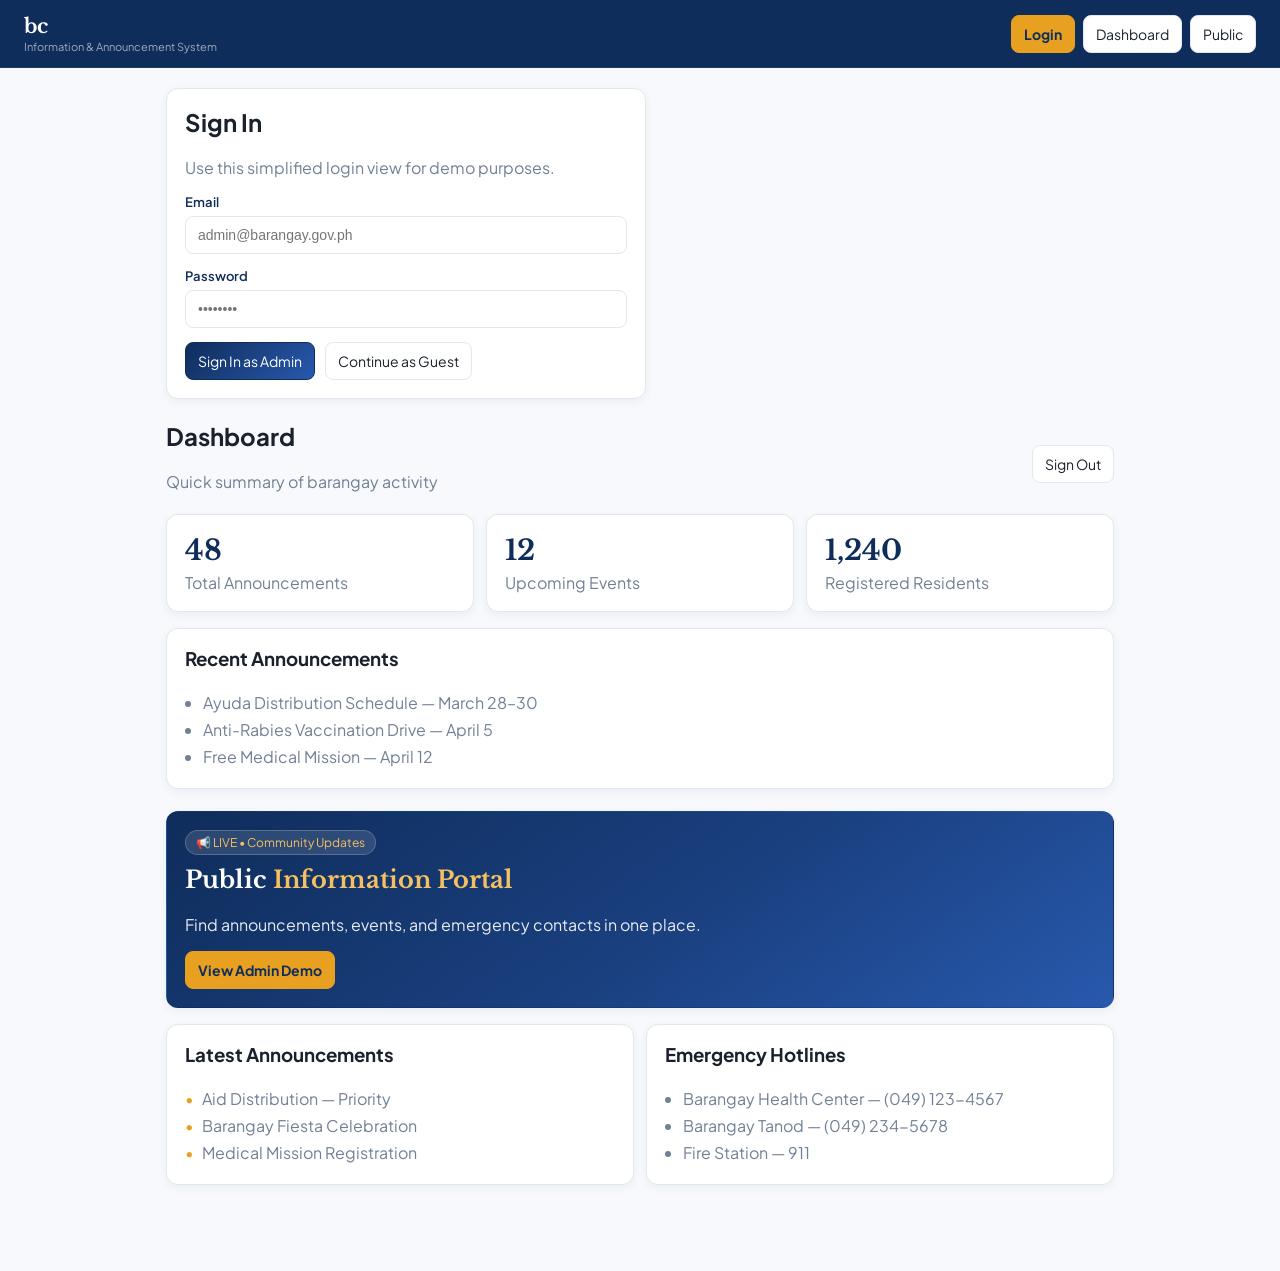
<file: simple.html>
<!DOCTYPE html>
<html lang="en">
<head>
  <meta charset="UTF-8" />
  <meta name="viewport" content="width=device-width, initial-scale=1.0" />
  <title>bc</title>
  <link href="https://fonts.googleapis.com/css2?family=Libre+Baskerville:wght@700&family=Plus+Jakarta+Sans:wght@400;500;600;700&display=swap" rel="stylesheet" />
  <link rel="stylesheet" href="simple.css" />
</head>
<body>
  <header class="topbar">
    <div>
      <h1>bc</h1>
      <span class="brand-sub">Information & Announcement System</span>
    </div>
    <nav class="screen-nav" aria-label="Screen navigation">
      <a class="nav-btn active" href="#screen-login">Login</a>
      <a class="nav-btn" href="#screen-dashboard">Dashboard</a>
      <a class="nav-btn" href="#screen-public">Public</a>
    </nav>
  </header>

  <main class="container">
    <section id="screen-login" class="screen">
      <article class="card auth-card">
        <h2>Sign In</h2>
        <p class="muted">Use this simplified login view for demo purposes.</p>

        <label class="field">
          <span>Email</span>
          <input type="email" placeholder="admin@barangay.gov.ph" />
        </label>

        <label class="field">
          <span>Password</span>
          <input type="password" placeholder="••••••••" />
        </label>

        <div class="row">
          <a class="btn btn-primary" href="#screen-dashboard">Sign In as Admin</a>
          <a class="btn btn-outline" href="#screen-public">Continue as Guest</a>
        </div>
      </article>
    </section>

    <section id="screen-dashboard" class="screen">
      <div class="row between align-center section-head">
        <div>
          <h2>Dashboard</h2>
          <p class="muted">Quick summary of barangay activity</p>
        </div>
        <a class="btn btn-outline" href="#screen-login">Sign Out</a>
      </div>

      <div class="stats-grid">
        <article class="card stat-card">
          <h3>48</h3>
          <p>Total Announcements</p>
        </article>
        <article class="card stat-card">
          <h3>12</h3>
          <p>Upcoming Events</p>
        </article>
        <article class="card stat-card">
          <h3>1,240</h3>
          <p>Registered Residents</p>
        </article>
      </div>

      <article class="card">
        <h3>Recent Announcements</h3>
        <ul class="simple-list">
          <li>Ayuda Distribution Schedule — March 28–30</li>
          <li>Anti-Rabies Vaccination Drive — April 5</li>
          <li>Free Medical Mission — April 12</li>
        </ul>
      </article>
    </section>

    <section id="screen-public" class="screen">
      <article class="card hero">
        <span class="hero-chip">📢 LIVE • Community Updates</span>
        <h2>Public <span class="accent">Information Portal</span></h2>
        <p>Find announcements, events, and emergency contacts in one place.</p>
        <a class="btn btn-primary" href="#screen-dashboard">View Admin Demo</a>
      </article>

      <div class="two-col">
        <article class="card">
          <h3>Latest Announcements</h3>
          <ul class="simple-list gold-list">
            <li>Aid Distribution — Priority</li>
            <li>Barangay Fiesta Celebration</li>
            <li>Medical Mission Registration</li>
          </ul>
        </article>

        <article class="card">
          <h3>Emergency Hotlines</h3>
          <ul class="simple-list">
            <li>Barangay Health Center — (049) 123-4567</li>
            <li>Barangay Tanod — (049) 234-5678</li>
            <li>Fire Station — 911</li>
          </ul>
        </article>
      </div>
    </section>
  </main>
</body>
</html>
</file>
<file: simple.css>
:root {
  --navy: #0f2d5b;
  --navy-light: #2859ad;
  --gold: #e8a020;
  --gold-light: #f5c060;
  --gold-pale: #fef5e3;
  --bg: #f7f9fc;
  --card: #ffffff;
  --line: #e2e8f0;
  --text: #1a202c;
  --muted: #718096;
}

* {
  box-sizing: border-box;
}

body {
  margin: 0;
  font-family: "Plus Jakarta Sans", "Segoe UI", Arial, sans-serif;
  background: var(--bg);
  color: var(--text);
}

.topbar {
  display: flex;
  justify-content: space-between;
  align-items: center;
  gap: 16px;
  padding: 14px 24px;
  background: var(--navy);
  border-bottom: 1px solid rgba(255, 255, 255, 0.08);
  position: sticky;
  top: 0;
  z-index: 20;
}

.topbar h1 {
  margin: 0;
  font-size: 20px;
  font-family: "Libre Baskerville", Georgia, serif;
  color: #fff;
}

.brand-sub {
  display: block;
  color: rgba(255, 255, 255, 0.6);
  font-size: 11px;
  margin-top: 2px;
}

.screen-nav {
  display: flex;
  gap: 8px;
}

.nav-btn,
.btn {
  display: inline-flex;
  align-items: center;
  justify-content: center;
  border: 1px solid var(--line);
  background: #fff;
  color: var(--text);
  border-radius: 8px;
  padding: 9px 12px;
  font-size: 14px;
  text-decoration: none;
  cursor: pointer;
}

.nav-btn.active {
  background: var(--gold);
  border-color: var(--gold);
  color: var(--navy);
  font-weight: 700;
}

.container {
  max-width: 980px;
  margin: 20px auto;
  padding: 0 16px 28px;
}

.screen {
  display: block;
  margin-bottom: 22px;
}

.card {
  background: var(--card);
  border: 1px solid var(--line);
  border-radius: 12px;
  padding: 18px;
  margin-bottom: 16px;
  box-shadow: 0 3px 10px rgba(15, 45, 91, 0.06);
}

.auth-card {
  max-width: 480px;
}

.section-head {
  margin-bottom: 6px;
}

h2,
h3,
p {
  margin-top: 0;
}

.muted {
  color: var(--muted);
}

.field {
  display: block;
  margin-bottom: 14px;
}

.field span {
  display: block;
  margin-bottom: 6px;
  font-size: 13px;
  color: var(--navy);
  font-weight: 600;
}

.field input {
  width: 100%;
  padding: 10px 12px;
  border: 1px solid var(--line);
  border-radius: 8px;
  font-size: 14px;
  outline: none;
}

.field input:focus {
  border-color: var(--navy-light);
  box-shadow: 0 0 0 3px rgba(40, 89, 173, 0.14);
}

.row {
  display: flex;
  gap: 10px;
  flex-wrap: wrap;
}

.row.between {
  justify-content: space-between;
}

.row.align-center {
  align-items: center;
}

.btn-primary {
  background: linear-gradient(135deg, var(--navy), var(--navy-light));
  border-color: var(--navy);
  color: #fff;
}

.btn-primary:hover {
  filter: brightness(1.05);
}

.btn-outline:hover {
  border-color: var(--navy-light);
  color: var(--navy);
  background: #ebf3ff;
}

.stats-grid {
  display: grid;
  grid-template-columns: repeat(3, minmax(0, 1fr));
  gap: 12px;
}

.stat-card h3 {
  font-size: 28px;
  margin-bottom: 4px;
  font-family: "Libre Baskerville", Georgia, serif;
  color: var(--navy);
}

.stat-card p {
  margin-bottom: 0;
  color: var(--muted);
}

.simple-list {
  margin: 0;
  padding-left: 18px;
  color: var(--muted);
  line-height: 1.7;
}

.hero {
  background: linear-gradient(145deg, var(--navy) 0%, #1a4080 55%, var(--navy-light) 100%);
  color: #fff;
  border-color: transparent;
}

.hero p {
  color: rgba(255, 255, 255, 0.9);
}

.hero h2 {
  font-family: "Libre Baskerville", Georgia, serif;
}

.hero-chip {
  display: inline-flex;
  align-items: center;
  gap: 6px;
  background: rgba(255, 255, 255, 0.12);
  border: 1px solid rgba(255, 255, 255, 0.2);
  border-radius: 999px;
  padding: 4px 10px;
  font-size: 12px;
  margin-bottom: 10px;
  color: var(--gold-light);
}

.hero .btn-primary {
  background: var(--gold);
  color: var(--navy);
  border-color: var(--gold);
  font-weight: 700;
}

.hero .btn-primary:hover {
  background: var(--gold-light);
}

.accent {
  color: var(--gold-light);
}

.gold-list {
  list-style: none;
  padding-left: 0;
}

.gold-list li::before {
  content: "•";
  color: var(--gold);
  margin-right: 8px;
}

.two-col {
  display: grid;
  grid-template-columns: 1fr 1fr;
  gap: 12px;
}

@media (max-width: 760px) {
  .topbar {
    flex-direction: column;
    align-items: flex-start;
  }

  .stats-grid,
  .two-col {
    grid-template-columns: 1fr;
  }
}
</file>
